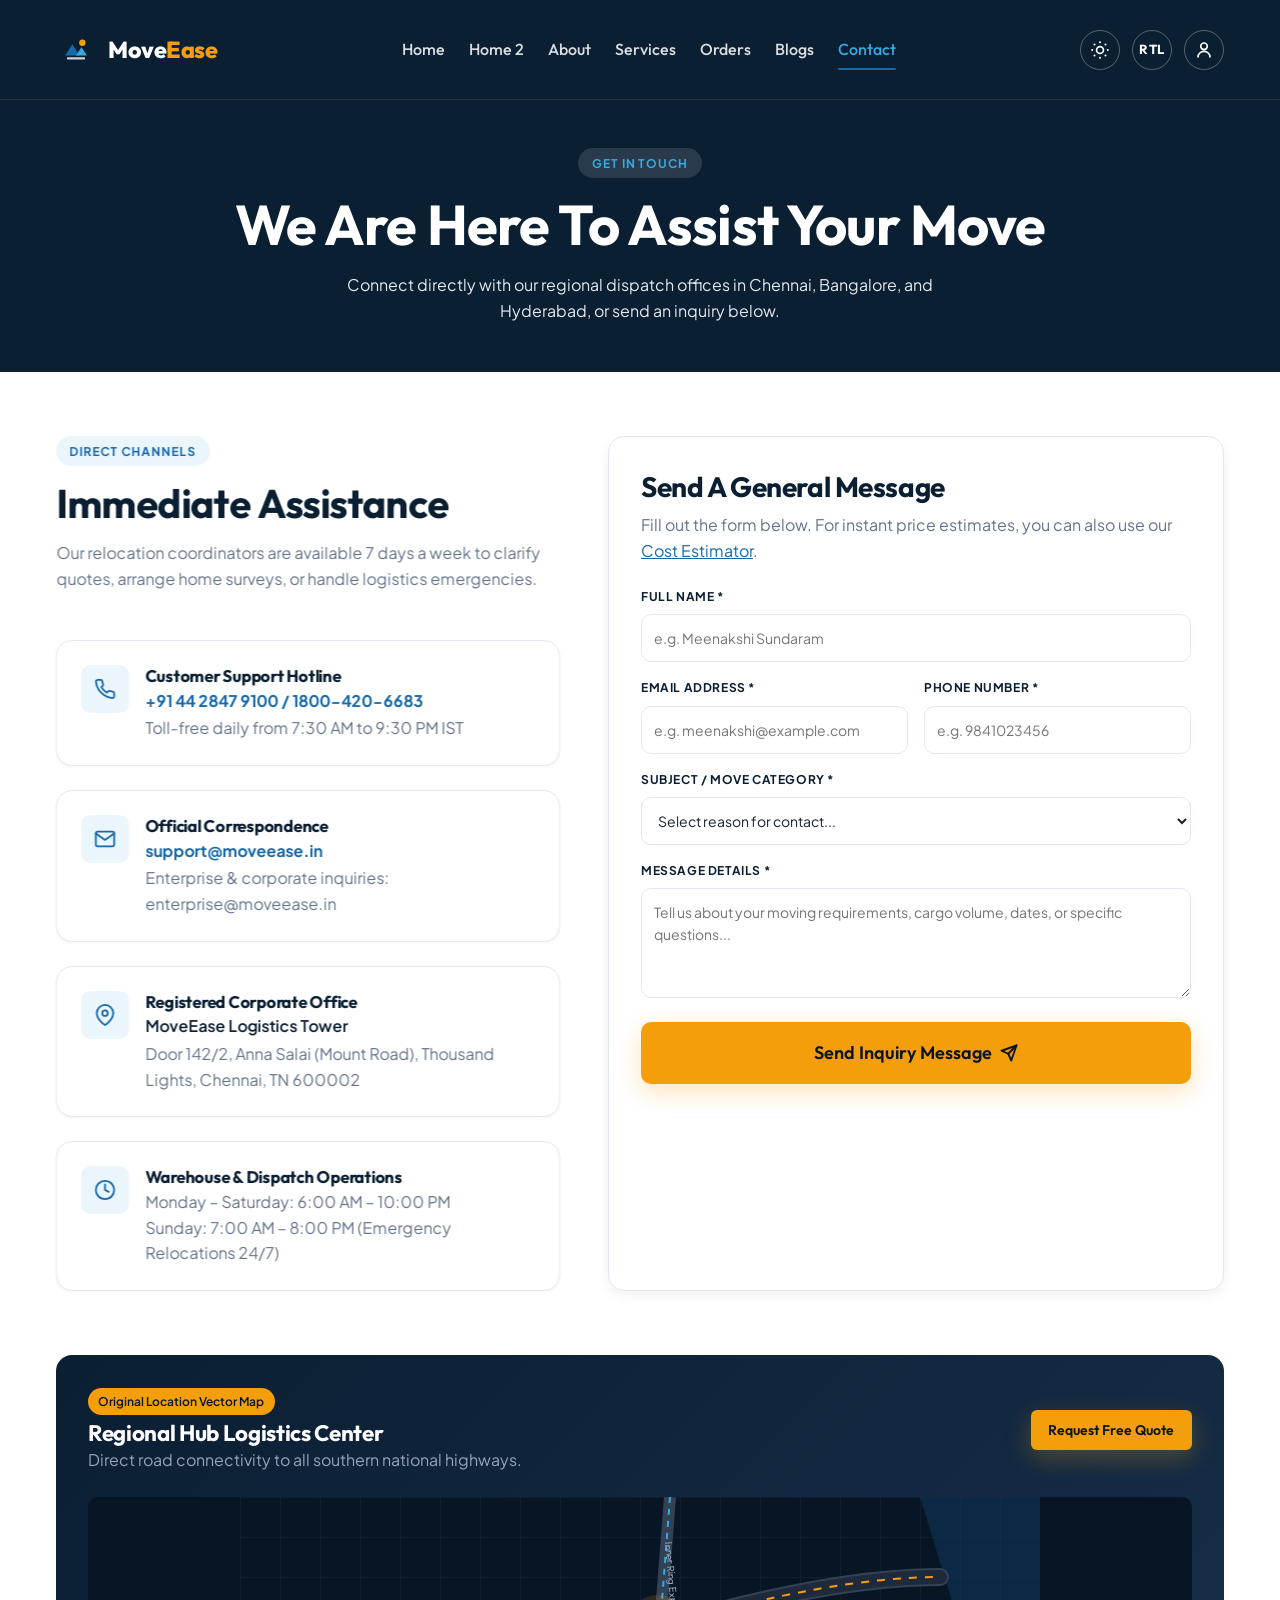
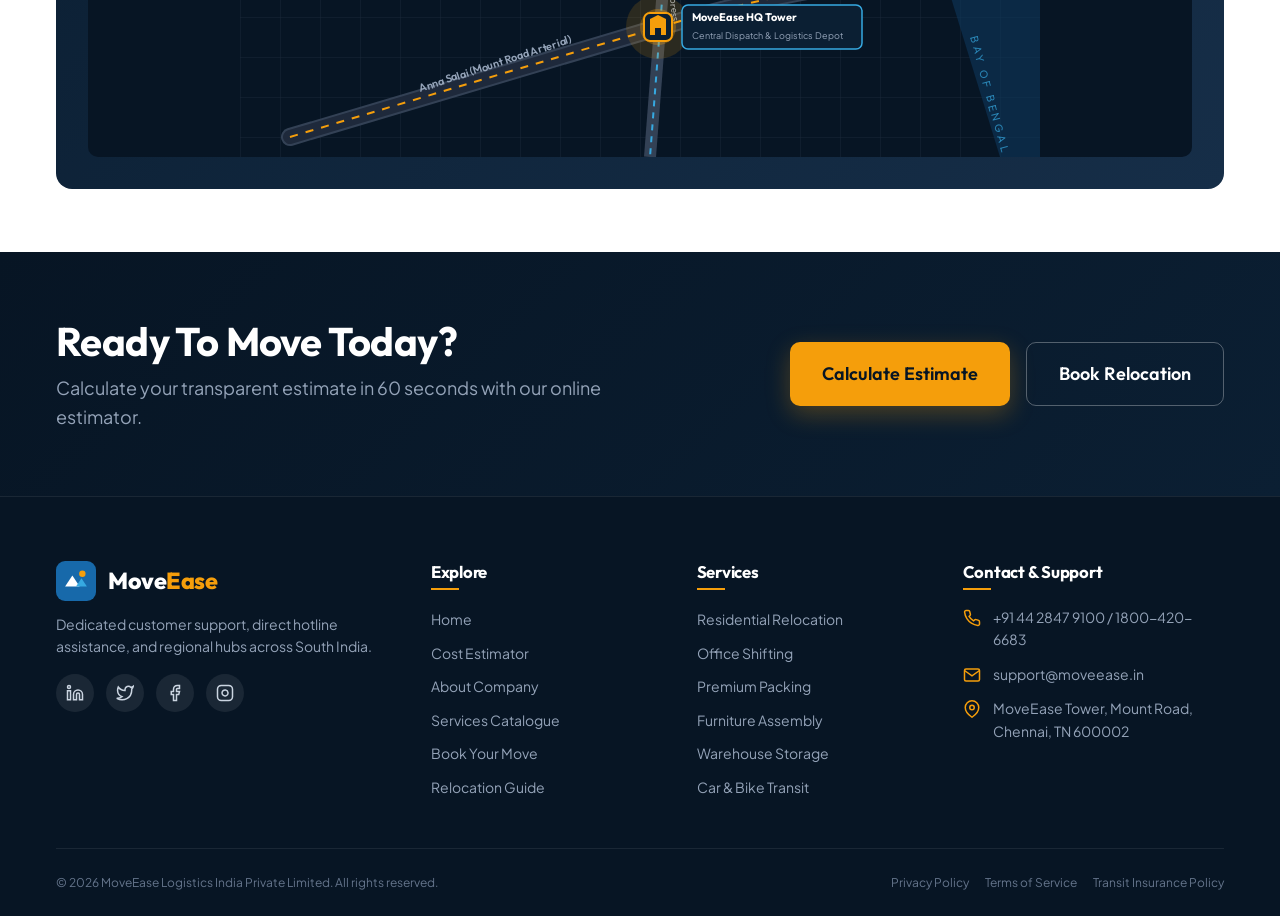
<file: contact.html>
<!DOCTYPE html>
<html lang="en">
<head>
  <meta charset="UTF-8">
  <meta name="viewport" content="width=device-width, initial-scale=1.0">
  <title>Contact Us — MoveEase Relocations</title>
  <meta name="description" content="Get in touch with MoveEase relocation coordinators. 24/7 client support, corporate offices in Chennai, Bangalore, and Hyderabad, and immediate moving consultation.">
  <script>
    // Immediate Theme & RTL Direction Initialization to prevent FOUC
    (function () {
      try {
        const savedTheme = localStorage.getItem('moveease_theme');
        const prefersDark = window.matchMedia && window.matchMedia('(prefers-color-scheme: dark)').matches;
        if (savedTheme === 'dark' || (!savedTheme && prefersDark)) {
          document.documentElement.setAttribute('data-theme', 'dark');
          document.documentElement.classList.add('dark-mode');
        } else {
          document.documentElement.setAttribute('data-theme', 'light');
          document.documentElement.classList.remove('dark-mode');
        }

        const savedDir = localStorage.getItem('moveease_direction');
        if (savedDir === 'rtl') {
          document.documentElement.setAttribute('dir', 'rtl');
          document.documentElement.classList.add('rtl-mode');
        } else {
          document.documentElement.setAttribute('dir', 'ltr');
          document.documentElement.classList.remove('rtl-mode');
        }
      } catch (e) {
        console.warn('Theme init error:', e);
      }
    })();
  </script>
  <link rel="stylesheet" href="css/style.css">
  <link rel="stylesheet" href="css/animations.css">
  <link rel="stylesheet" href="css/responsive.css">
</head>
<body>

  <!-- Sticky Global Navbar -->
  <header class="site-header" id="siteHeader">
    <div class="container header-inner">
      <a href="index.html" class="brand-logo" aria-label="MoveEase Home">
        <svg viewBox="0 0 44 44" fill="none" xmlns="http://www.w3.org/2000/svg" aria-hidden="true">
          <rect width="44" height="44" rx="10" fill="#0B1F33" />
          <path d="M10 28L18 16L26 28H10Z" fill="#1769AA" />
          <path d="M22 28L28 19L34 28H22Z" fill="#36A9E1" />
          <circle cx="29" cy="14" r="3.5" fill="#F59E0B" />
          <rect x="12" y="30" width="20" height="2.5" rx="1" fill="#FFFFFF" opacity="0.8" />
        </svg>
        <span>Move<span class="accent">Ease</span></span>
      </a>

      <nav class="nav-links" aria-label="Main Navigation">
        <a href="index.html" class="nav-link">Home</a>
        <a href="home2.html" class="nav-link">Home 2</a>
        <a href="about.html" class="nav-link">About</a>
        <a href="services.html" class="nav-link">Services</a>
        <a href="orders.html" class="nav-link">Orders</a>
        <a href="blogs.html" class="nav-link">Blogs</a>
        <a href="contact.html" class="nav-link active">Contact</a>
      </nav>

      <!-- Header Actions (Theme, RTL, User Login & Mobile Toggle) -->
      <div class="header-actions">
        <div class="header-circle-group" aria-label="Appearance and Account Controls">
          <button type="button" class="header-circle-btn theme-toggle-btn" aria-label="Toggle Dark Mode" title="Toggle Dark/Light Mode">
            <svg class="sun-icon" width="22" height="22" viewBox="0 0 24 24" fill="none" xmlns="http://www.w3.org/2000/svg" aria-hidden="true">
              <circle cx="12" cy="12" r="3.75" stroke="currentColor" stroke-width="1.8" />
              <circle cx="12" cy="3.5" r="1.1" fill="currentColor" />
              <circle cx="12" cy="20.5" r="1.1" fill="currentColor" />
              <circle cx="3.5" cy="12" r="1.1" fill="currentColor" />
              <circle cx="20.5" cy="12" r="1.1" fill="currentColor" />
              <circle cx="6" cy="6" r="1.1" fill="currentColor" />
              <circle cx="18" cy="6" r="1.1" fill="currentColor" />
              <circle cx="6" cy="18" r="1.1" fill="currentColor" />
              <circle cx="18" cy="18" r="1.1" fill="currentColor" />
            </svg>
            <svg class="moon-icon" width="20" height="20" viewBox="0 0 24 24" fill="none" stroke="currentColor" stroke-width="1.8" stroke-linecap="round" stroke-linejoin="round" aria-hidden="true" style="display: none;">
              <path d="M21 12.79A9 9 0 1 1 11.21 3 7 7 0 0 0 21 12.79z"></path>
            </svg>
          </button>

          <button type="button" class="header-circle-btn rtl-toggle-btn" aria-label="Toggle RTL Mode" title="Toggle Right-to-Left Layout">
            <span>RTL</span>
          </button>

          <a href="login.html" class="header-circle-btn user-btn" aria-label="User Login" title="User Login">
            <svg width="22" height="22" viewBox="0 0 24 24" fill="none" xmlns="http://www.w3.org/2000/svg" aria-hidden="true">
              <circle cx="12" cy="8" r="3.6" stroke="currentColor" stroke-width="1.8" />
              <path d="M5.5 19.5c0-3.3 2.9-6 6.5-6s6.5 2.7 6.5 6" stroke="currentColor" stroke-width="1.8" stroke-linecap="round" />
            </svg>
          </a>
        </div>

        <button type="button" class="mobile-toggle" aria-label="Toggle navigation menu" aria-expanded="false" aria-controls="mobileDrawer">
          <span></span>
          <span></span>
          <span></span>
        </button>
      </div>
    </div>
  </header>

  <!-- Mobile Drawer -->
  <div class="mobile-drawer-overlay" id="mobileOverlay"></div>
  <aside class="mobile-drawer" id="mobileDrawer" aria-label="Mobile Navigation Drawer">
    <div class="mobile-drawer-header">
      <div class="brand-logo">
        <svg width="34" height="34" viewBox="0 0 44 44" fill="none" xmlns="http://www.w3.org/2000/svg" aria-hidden="true">
          <rect width="44" height="44" rx="10" fill="#0B1F33" />
          <path d="M10 28L18 16L26 28H10Z" fill="#1769AA" />
          <path d="M22 28L28 19L34 28H22Z" fill="#36A9E1" />
          <circle cx="29" cy="14" r="3.5" fill="#F59E0B" />
        </svg>
        <span>Move<span class="accent">Ease</span></span>
      </div>
      <button type="button" class="mobile-close-btn" aria-label="Close menu">
        <svg width="20" height="20" viewBox="0 0 24 24" fill="none" stroke="currentColor" stroke-width="2" stroke-linecap="round" stroke-linejoin="round">
          <line x1="18" y1="6" x2="6" y2="18"></line>
          <line x1="6" y1="6" x2="18" y2="18"></line>
        </svg>
      </button>
    </div>

    <nav class="mobile-nav-list">
      <a href="index.html" class="mobile-nav-link">Home</a>
      <a href="home2.html" class="mobile-nav-link">Home 2</a>
      <a href="about.html" class="mobile-nav-link">About</a>
      <a href="services.html" class="mobile-nav-link">Services</a>
      <a href="orders.html" class="mobile-nav-link">Orders</a>
      <a href="blogs.html" class="mobile-nav-link">Blogs</a>
      <a href="contact.html" class="mobile-nav-link active">Contact</a>
    </nav>
    <div style="margin-top: auto; padding-top: var(--space-5);">
      <a href="orders.html" class="btn btn-primary" style="width: 100%;">Get a Free Quote</a>
    </div>
  </aside>

  <main>
    <!-- Header Banner -->
    <section class="section section-dark" style="padding-top: var(--space-7); padding-bottom: var(--space-7);">
      <div class="container text-center">
        <span class="section-tag tag-white">Get in Touch</span>
        <h1 style="color: #FFFFFF; margin-bottom: var(--space-3);">We Are Here To Assist Your Move</h1>
        <p style="max-width: 650px; margin: 0 auto; color: #E2E8F0;">
          Connect directly with our regional dispatch offices in Chennai, Bangalore, and Hyderabad, or send an inquiry below.
        </p>
      </div>
    </section>

    <!-- Main Contact Section: Left Info / Right Form -->
    <section class="section section-white" aria-labelledby="contact-heading">
      <div class="container">
        <div class="contact-layout-grid">
          <!-- Left: Contact Information Cards -->
          <div class="contact-info-panel reveal reveal-left">
            <div>
              <span class="section-tag">Direct Channels</span>
              <h2 id="contact-heading" style="margin-bottom: var(--space-3);">Immediate Assistance</h2>
              <p class="text-sm" style="color: var(--color-text-secondary); margin-bottom: var(--space-5);">
                Our relocation coordinators are available 7 days a week to clarify quotes, arrange home surveys, or handle logistics emergencies.
              </p>
            </div>

            <!-- Card 1: Phone -->
            <div class="contact-info-card">
              <div class="contact-icon-box" aria-hidden="true">
                <svg width="22" height="22" viewBox="0 0 24 24" fill="none" stroke="currentColor" stroke-width="2" stroke-linecap="round" stroke-linejoin="round"><path d="M22 16.92v3a2 2 0 0 1-2.18 2 19.79 19.79 0 0 1-8.63-3.07 19.5 19.5 0 0 1-6-6 19.79 19.79 0 0 1-3.07-8.67A2 2 0 0 1 4.11 2h3a2 2 0 0 1 2 1.72 12.84 12.84 0 0 0 .7 2.81 2 2 0 0 1-.45 2.11L8.09 9.91a16 16 0 0 0 6 6l1.27-1.27a2 2 0 0 1 2.11-.45 12.84 12.84 0 0 0 2.81.7A2 2 0 0 1 22 16.92z"></path></svg>
              </div>
              <div>
                <h4 style="font-size: 1.05rem; margin-bottom: 2px;">Customer Support Hotline</h4>
                <p style="color: var(--color-blue); font-weight: 700; margin-bottom: 2px;">+91 44 2847 9100 / 1800-420-6683</p>
                <p class="text-xs" style="color: var(--color-text-secondary);">Toll-free daily from 7:30 AM to 9:30 PM IST</p>
              </div>
            </div>

            <!-- Card 2: Email -->
            <div class="contact-info-card">
              <div class="contact-icon-box" aria-hidden="true">
                <svg width="22" height="22" viewBox="0 0 24 24" fill="none" stroke="currentColor" stroke-width="2" stroke-linecap="round" stroke-linejoin="round"><path d="M4 4h16c1.1 0 2 .9 2 2v12c0 1.1-.9 2-2 2H4c-1.1 0-2-.9-2-2V6c0-1.1.9-2 2-2z"></path><polyline points="22,6 12,13 2,6"></polyline></svg>
              </div>
              <div>
                <h4 style="font-size: 1.05rem; margin-bottom: 2px;">Official Correspondence</h4>
                <p style="color: var(--color-blue); font-weight: 700; margin-bottom: 2px;">support@moveease.in</p>
                <p class="text-xs" style="color: var(--color-text-secondary);">Enterprise & corporate inquiries: enterprise@moveease.in</p>
              </div>
            </div>

            <!-- Card 3: Headquarters Address -->
            <div class="contact-info-card">
              <div class="contact-icon-box" aria-hidden="true">
                <svg width="22" height="22" viewBox="0 0 24 24" fill="none" stroke="currentColor" stroke-width="2" stroke-linecap="round" stroke-linejoin="round"><path d="M21 10c0 7-9 13-9 13s-9-6-9-13a9 9 0 0 1 18 0z"></path><circle cx="12" cy="10" r="3"></circle></svg>
              </div>
              <div>
                <h4 style="font-size: 1.05rem; margin-bottom: 2px;">Registered Corporate Office</h4>
                <p style="margin-bottom: 2px; color: var(--color-navy); font-weight: 600;">MoveEase Logistics Tower</p>
                <p class="text-xs" style="color: var(--color-text-secondary);">Door 142/2, Anna Salai (Mount Road), Thousand Lights, Chennai, TN 600002</p>
              </div>
            </div>

            <!-- Card 4: Operating Hours -->
            <div class="contact-info-card">
              <div class="contact-icon-box" aria-hidden="true">
                <svg width="22" height="22" viewBox="0 0 24 24" fill="none" stroke="currentColor" stroke-width="2" stroke-linecap="round" stroke-linejoin="round"><circle cx="12" cy="12" r="10"></circle><polyline points="12 6 12 12 16 14"></polyline></svg>
              </div>
              <div>
                <h4 style="font-size: 1.05rem; margin-bottom: 2px;">Warehouse & Dispatch Operations</h4>
                <p class="text-xs" style="color: var(--color-text-secondary);">Monday – Saturday: 6:00 AM – 10:00 PM<br>Sunday: 7:00 AM – 8:00 PM (Emergency Relocations 24/7)</p>
              </div>
            </div>
          </div>

          <!-- Right: Contact Inquiry Form -->
          <div class="contact-form-panel reveal reveal-right delay-1">
            <h3 style="margin-bottom: var(--space-2); color: var(--color-navy);">Send A General Message</h3>
            <p class="text-sm" style="color: var(--color-text-secondary); margin-bottom: var(--space-5);">
              Fill out the form below. For instant price estimates, you can also use our <a href="home2.html" style="color: var(--color-blue); text-decoration: underline;">Cost Estimator</a>.
            </p>

            <form id="contactInquiryForm" novalidate>
              <div class="form-group" style="margin-bottom: var(--space-4);">
                <label for="cName" class="form-label">Full Name *</label>
                <input type="text" id="cName" class="form-control" placeholder="e.g. Meenakshi Sundaram" required>
                <span class="error-message">Name is required</span>
              </div>

              <div class="estimator-inputs-grid" style="margin-bottom: var(--space-4);">
                <div class="form-group">
                  <label for="cEmail" class="form-label">Email Address *</label>
                  <input type="email" id="cEmail" class="form-control" placeholder="e.g. meenakshi@example.com" required>
                  <span class="error-message">Valid email is required</span>
                </div>

                <div class="form-group">
                  <label for="cPhone" class="form-label">Phone Number *</label>
                  <input type="tel" id="cPhone" class="form-control" placeholder="e.g. 9841023456" maxlength="10" required>
                  <span class="error-message">10-digit mobile number required</span>
                </div>
              </div>

              <div class="form-group" style="margin-bottom: var(--space-4);">
                <label for="cSubject" class="form-label">Subject / Move Category *</label>
                <select id="cSubject" class="form-control" required>
                  <option value="" disabled selected>Select reason for contact...</option>
                  <option value="residential">Residential Relocation Inquiry</option>
                  <option value="office">Corporate Commercial Shifting</option>
                  <option value="tracking">Live Telematics Tracking Support</option>
                  <option value="storage">Long-Term Storage Space Rental</option>
                  <option value="partnership">Fleet Logistics Partnership</option>
                  <option value="other">Other Inquiry / Feedback</option>
                </select>
                <span class="error-message">Please select a subject</span>
              </div>

              <div class="form-group" style="margin-bottom: var(--space-5);">
                <label for="cMessage" class="form-label">Message Details *</label>
                <textarea id="cMessage" class="form-control" placeholder="Tell us about your moving requirements, cargo volume, dates, or specific questions..." required></textarea>
                <span class="error-message">Message cannot be empty</span>
              </div>

              <button type="submit" class="btn btn-primary btn-lg" style="width: 100%;">
                <span>Send Inquiry Message</span>
                <svg width="18" height="18" viewBox="0 0 24 24" fill="none" stroke="currentColor" stroke-width="2.5" stroke-linecap="round" stroke-linejoin="round"><line x1="22" y1="2" x2="11" y2="13"></line><polygon points="22 2 15 22 11 13 2 9 22 2"></polygon></svg>
              </button>
            </form>
          </div>
        </div>

        <!-- Original Hand-Coded SVG Location / Regional Map Illustration (NO iframe) -->
        <div style="margin-top: var(--space-8); padding: var(--space-6); background: linear-gradient(135deg, #0B1F33 0%, #162E48 100%); border-radius: var(--radius-lg); color: #FFFFFF;" class="reveal reveal-up">
          <div style="display: flex; justify-content: space-between; align-items: center; margin-bottom: var(--space-5); flex-wrap: wrap; gap: var(--space-3);">
            <div>
              <span class="badge badge-orange" style="margin-bottom: var(--space-1);">Original Location Vector Map</span>
              <h3 style="color: #FFFFFF; font-size: 1.4rem;">Regional Hub Logistics Center</h3>
              <p class="text-xs" style="color: #94A3B8;">Direct road connectivity to all southern national highways.</p>
            </div>
            <a href="orders.html" class="btn btn-primary btn-sm">Request Free Quote</a>
          </div>

          <div style="width: 100%; height: 260px; overflow: hidden; border-radius: var(--radius-md); background-color: #071524; position: relative;">
            <svg viewBox="0 0 800 260" fill="none" xmlns="http://www.w3.org/2000/svg" style="width: 100%; height: 100%;" aria-label="Original SVG map depicting MoveEase Headquarters on Anna Salai Mount Road">
              <!-- Grid Background Coordinates -->
              <defs>
                <pattern id="gridPattern" width="40" height="40" patternUnits="userSpaceOnUse">
                  <path d="M 40 0 L 0 0 0 40" fill="none" stroke="#1E293B" stroke-width="0.8" />
                </pattern>
              </defs>
              <rect width="800" height="260" fill="url(#gridPattern)" />

              <!-- River / Marina Coast Waterway -->
              <path d="M 680 0 Q 720 130, 760 260 L 800 260 L 800 0 Z" fill="#0E385D" opacity="0.6" />
              <text x="730" y="140" fill="#36A9E1" font-family="'Outfit', sans-serif" font-size="11" transform="rotate(75, 730, 140)" letter-spacing="3" opacity="0.7">BAY OF BENGAL</text>

              <!-- Highway Routes -->
              <!-- NH48 Mount Road Arterial -->
              <path d="M 50 240 Q 250 180, 420 130 T 700 80" stroke="#334155" stroke-width="18" fill="none" stroke-linecap="round" />
              <path d="M 50 240 Q 250 180, 420 130 T 700 80" stroke="#1E293B" stroke-width="14" fill="none" stroke-linecap="round" />
              <path d="M 50 240 Q 250 180, 420 130 T 700 80" stroke="#F59E0B" stroke-width="2" stroke-dasharray="8 8" fill="none" />
              <text x="180" y="195" fill="#94A3B8" font-family="'Outfit', sans-serif" font-size="11" font-weight="600" transform="rotate(-18, 180, 195)">Anna Salai (Mount Road Arterial)</text>

              <!-- Cross City Corridor -->
              <path d="M 430 0 L 410 260" stroke="#334155" stroke-width="12" fill="none" />
              <path d="M 430 0 L 410 260" stroke="#36A9E1" stroke-width="2" stroke-dasharray="6 6" fill="none" />
              <text x="425" y="45" fill="#94A3B8" font-family="'Outfit', sans-serif" font-size="10" transform="rotate(85, 425, 45)">Inner Ring Express</text>

              <!-- HQ Complex Icon & Pulsing Radar Circle -->
              <g transform="translate(418, 130)">
                <circle cx="0" cy="0" r="32" fill="#F59E0B" opacity="0.15" class="map-pin-pulse" />
                <circle cx="0" cy="0" r="18" fill="#F59E0B" opacity="0.3" />
                <rect x="-14" y="-14" width="28" height="28" rx="6" fill="#0B1F33" stroke="#F59E0B" stroke-width="2" />
                <!-- Mini Building Icon -->
                <path d="M -8 -8 L 0 -12 L 8 -8 V 8 H -8 Z" fill="#F59E0B" />
                <rect x="-3" y="1" width="6" height="7" fill="#0B1F33" />

                <!-- Label Box -->
                <rect x="24" y="-22" width="180" height="44" rx="6" fill="#0B1F33" stroke="#36A9E1" stroke-width="1.5" />
                <text x="34" y="-6" fill="#FFFFFF" font-family="'Outfit', sans-serif" font-size="11" font-weight="700">MoveEase HQ Tower</text>
                <text x="34" y="12" fill="#94A3B8" font-family="'Plus Jakarta Sans', sans-serif" font-size="9">Central Dispatch & Logistics Depot</text>
              </g>
            </svg>
          </div>
        </div>
      </div>
    </section>

    <!-- Final CTA Banner -->
    <section class="final-cta-section" aria-labelledby="contact-cta-heading">
      <div class="container">
        <div class="final-cta-inner">
          <div class="final-cta-text reveal reveal-left">
            <h2 id="contact-cta-heading">Ready To Move Today?</h2>
            <p>Calculate your transparent estimate in 60 seconds with our online estimator.</p>
          </div>
          <div class="final-cta-buttons reveal reveal-right delay-1">
            <a href="home2.html" class="btn btn-primary btn-lg">Calculate Estimate</a>
            <a href="orders.html" class="btn btn-outline-white btn-lg">Book Relocation</a>
          </div>
        </div>
      </div>
    </section>
  </main>

  <!-- Contact Form Submission Success Modal -->
  <div class="modal-overlay" id="contactSuccessModal" role="dialog" aria-modal="true" aria-labelledby="contactModalTitle">
    <div class="modal-box">
      <div class="modal-icon-success anim-pop-check" aria-hidden="true">
        <svg width="38" height="38" viewBox="0 0 24 24" fill="none" stroke="currentColor" stroke-width="3" stroke-linecap="round" stroke-linejoin="round">
          <polyline points="20 6 9 17 4 12"></polyline>
        </svg>
      </div>
      <h3 id="contactModalTitle">Message Received!</h3>
      <p style="font-size: var(--text-sm); color: var(--color-text-secondary); margin-bottom: var(--space-4);">
        Thank you for reaching out. Our relocation desk coordinator will reply via phone or email within 1 hour.
      </p>
      <button type="button" class="btn btn-primary" id="contactModalCloseBtn" style="width: 100%;">Close</button>
    </div>
  </div>

  <!-- Footer -->
  <footer class="site-footer">
    <div class="container">
      <div class="footer-grid">
        <div class="footer-brand">
          <div class="brand-logo" style="color: #FFFFFF;">
            <svg width="36" height="36" viewBox="0 0 44 44" fill="none" xmlns="http://www.w3.org/2000/svg" aria-hidden="true">
              <rect width="44" height="44" rx="10" fill="#1769AA" />
              <path d="M10 28L18 16L26 28H10Z" fill="#FFFFFF" />
              <path d="M22 28L28 19L34 28H22Z" fill="#36A9E1" />
              <circle cx="29" cy="14" r="3.5" fill="#F59E0B" />
            </svg>
            <span>Move<span class="accent">Ease</span></span>
          </div>
          <p>Dedicated customer support, direct hotline assistance, and regional hubs across South India.</p>
          <div class="footer-socials">
            <a href="#" class="social-link" aria-label="LinkedIn"><svg width="18" height="18" viewBox="0 0 24 24" fill="none" stroke="currentColor" stroke-width="2"><path d="M16 8a6 6 0 0 1 6 6v7h-4v-7a2 2 0 0 0-2-2 2 2 0 0 0-2 2v7h-4v-7a6 6 0 0 1 6-6z"></path><rect x="2" y="9" width="4" height="12"></rect><circle cx="4" cy="4" r="2"></circle></svg></a>
            <a href="#" class="social-link" aria-label="Twitter"><svg width="18" height="18" viewBox="0 0 24 24" fill="none" stroke="currentColor" stroke-width="2"><path d="M23 3a10.9 10.9 0 0 1-3.14 1.53 4.48 4.48 0 0 0-7.86 3v1A10.66 10.66 0 0 1 3 4s-4 9 5 13a11.64 11.64 0 0 1-7 2c9 5 20 0 20-11.5a4.5 4.5 0 0 0-.08-.83A7.72 7.72 0 0 0 23 3z"></path></svg></a>
            <a href="#" class="social-link" aria-label="Facebook"><svg width="18" height="18" viewBox="0 0 24 24" fill="none" stroke="currentColor" stroke-width="2"><path d="M18 2h-3a5 5 0 0 0-5 5v3H7v4h3v8h4v-8h3l1-4h-4V7a1 1 0 0 1 1-1h3z"></path></svg></a>
            <a href="#" class="social-link" aria-label="Instagram"><svg width="18" height="18" viewBox="0 0 24 24" fill="none" stroke="currentColor" stroke-width="2"><rect x="2" y="2" width="20" height="20" rx="5" ry="5"></rect><path d="M16 11.37A4 4 0 1 1 12.63 8 4 4 0 0 1 16 11.37z"></path><line x1="17.5" y1="6.5" x2="17.51" y2="6.5"></line></svg></a>
          </div>
        </div>

        <div class="footer-col">
          <h4>Explore</h4>
          <ul class="footer-links">
            <li><a href="index.html">Home</a></li>
            <li><a href="home2.html">Cost Estimator</a></li>
            <li><a href="about.html">About Company</a></li>
            <li><a href="services.html">Services Catalogue</a></li>
            <li><a href="orders.html">Book Your Move</a></li>
            <li><a href="blogs.html">Relocation Guide</a></li>
          </ul>
        </div>

        <div class="footer-col">
          <h4>Services</h4>
          <ul class="footer-links">
            <li><a href="services.html#residential">Residential Relocation</a></li>
            <li><a href="services.html#office">Office Shifting</a></li>
            <li><a href="services.html#packing">Premium Packing</a></li>
            <li><a href="services.html#furniture">Furniture Assembly</a></li>
            <li><a href="services.html#storage">Warehouse Storage</a></li>
            <li><a href="services.html#vehicle">Car & Bike Transit</a></li>
          </ul>
        </div>

        <div class="footer-col">
          <h4>Contact & Support</h4>
          <div class="footer-contact-list">
            <div class="footer-contact-item">
              <svg width="18" height="18" viewBox="0 0 24 24" fill="none" stroke="currentColor" stroke-width="2"><path d="M22 16.92v3a2 2 0 0 1-2.18 2 19.79 19.79 0 0 1-8.63-3.07 19.5 19.5 0 0 1-6-6 19.79 19.79 0 0 1-3.07-8.67A2 2 0 0 1 4.11 2h3a2 2 0 0 1 2 1.72 12.84 12.84 0 0 0 .7 2.81 2 2 0 0 1-.45 2.11L8.09 9.91a16 16 0 0 0 6 6l1.27-1.27a2 2 0 0 1 2.11-.45 12.84 12.84 0 0 0 2.81.7A2 2 0 0 1 22 16.92z"></path></svg>
              <span>+91 44 2847 9100 / 1800-420-6683</span>
            </div>
            <div class="footer-contact-item">
              <svg width="18" height="18" viewBox="0 0 24 24" fill="none" stroke="currentColor" stroke-width="2"><path d="M4 4h16c1.1 0 2 .9 2 2v12c0 1.1-.9 2-2 2H4c-1.1 0-2-.9-2-2V6c0-1.1.9-2 2-2z"></path><polyline points="22,6 12,13 2,6"></polyline></svg>
              <span>support@moveease.in</span>
            </div>
            <div class="footer-contact-item">
              <svg width="18" height="18" viewBox="0 0 24 24" fill="none" stroke="currentColor" stroke-width="2"><path d="M21 10c0 7-9 13-9 13s-9-6-9-13a9 9 0 0 1 18 0z"></path><circle cx="12" cy="10" r="3"></circle></svg>
              <span>MoveEase Tower, Mount Road, Chennai, TN 600002</span>
            </div>
          </div>
        </div>
      </div>

      <div class="footer-bottom">
        <div>&copy; 2026 MoveEase Logistics India Private Limited. All rights reserved.</div>
        <div class="footer-legal-links">
          <a href="contact.html">Privacy Policy</a>
          <a href="contact.html">Terms of Service</a>
          <a href="contact.html">Transit Insurance Policy</a>
        </div>
      </div>
    </div>
  </footer>

  <script src="js/main.js"></script>
  <script>
    // Contact Form Validation & Simulated Submission
    document.addEventListener('DOMContentLoaded', function () {
      const contactForm = document.getElementById('contactInquiryForm');
      const modal = document.getElementById('contactSuccessModal');
      const closeBtn = document.getElementById('contactModalCloseBtn');

      if (!contactForm) return;

      contactForm.addEventListener('submit', function (e) {
        e.preventDefault();

        // Clear existing errors
        contactForm.querySelectorAll('.form-group').forEach(g => g.classList.remove('has-error'));

        let isValid = true;
        const name = document.getElementById('cName');
        const email = document.getElementById('cEmail');
        const phone = document.getElementById('cPhone');
        const subject = document.getElementById('cSubject');
        const message = document.getElementById('cMessage');

        if (!name.value.trim()) {
          name.closest('.form-group').classList.add('has-error');
          isValid = false;
        }

        const emailRegex = /^[^\s@]+@[^\s@]+\.[^\s@]+$/;
        if (!email.value.trim() || !emailRegex.test(email.value.trim())) {
          email.closest('.form-group').classList.add('has-error');
          isValid = false;
        }

        const phoneRegex = /^[6-9]\d{9}$/;
        if (!phone.value.trim() || !phoneRegex.test(phone.value.replace(/[\s-]/g, ''))) {
          phone.closest('.form-group').classList.add('has-error');
          isValid = false;
        }

        if (!subject.value) {
          subject.closest('.form-group').classList.add('has-error');
          isValid = false;
        }

        if (!message.value.trim()) {
          message.closest('.form-group').classList.add('has-error');
          isValid = false;
        }

        if (isValid) {
          if (modal) {
            modal.classList.add('active');
            document.body.style.overflow = 'hidden';
          }
          contactForm.reset();
        }
      });

      if (closeBtn) {
        closeBtn.addEventListener('click', function () {
          if (modal) {
            modal.classList.remove('active');
            document.body.style.overflow = '';
          }
        });
      }
    });
  </script>
</body>
</html>
</file>
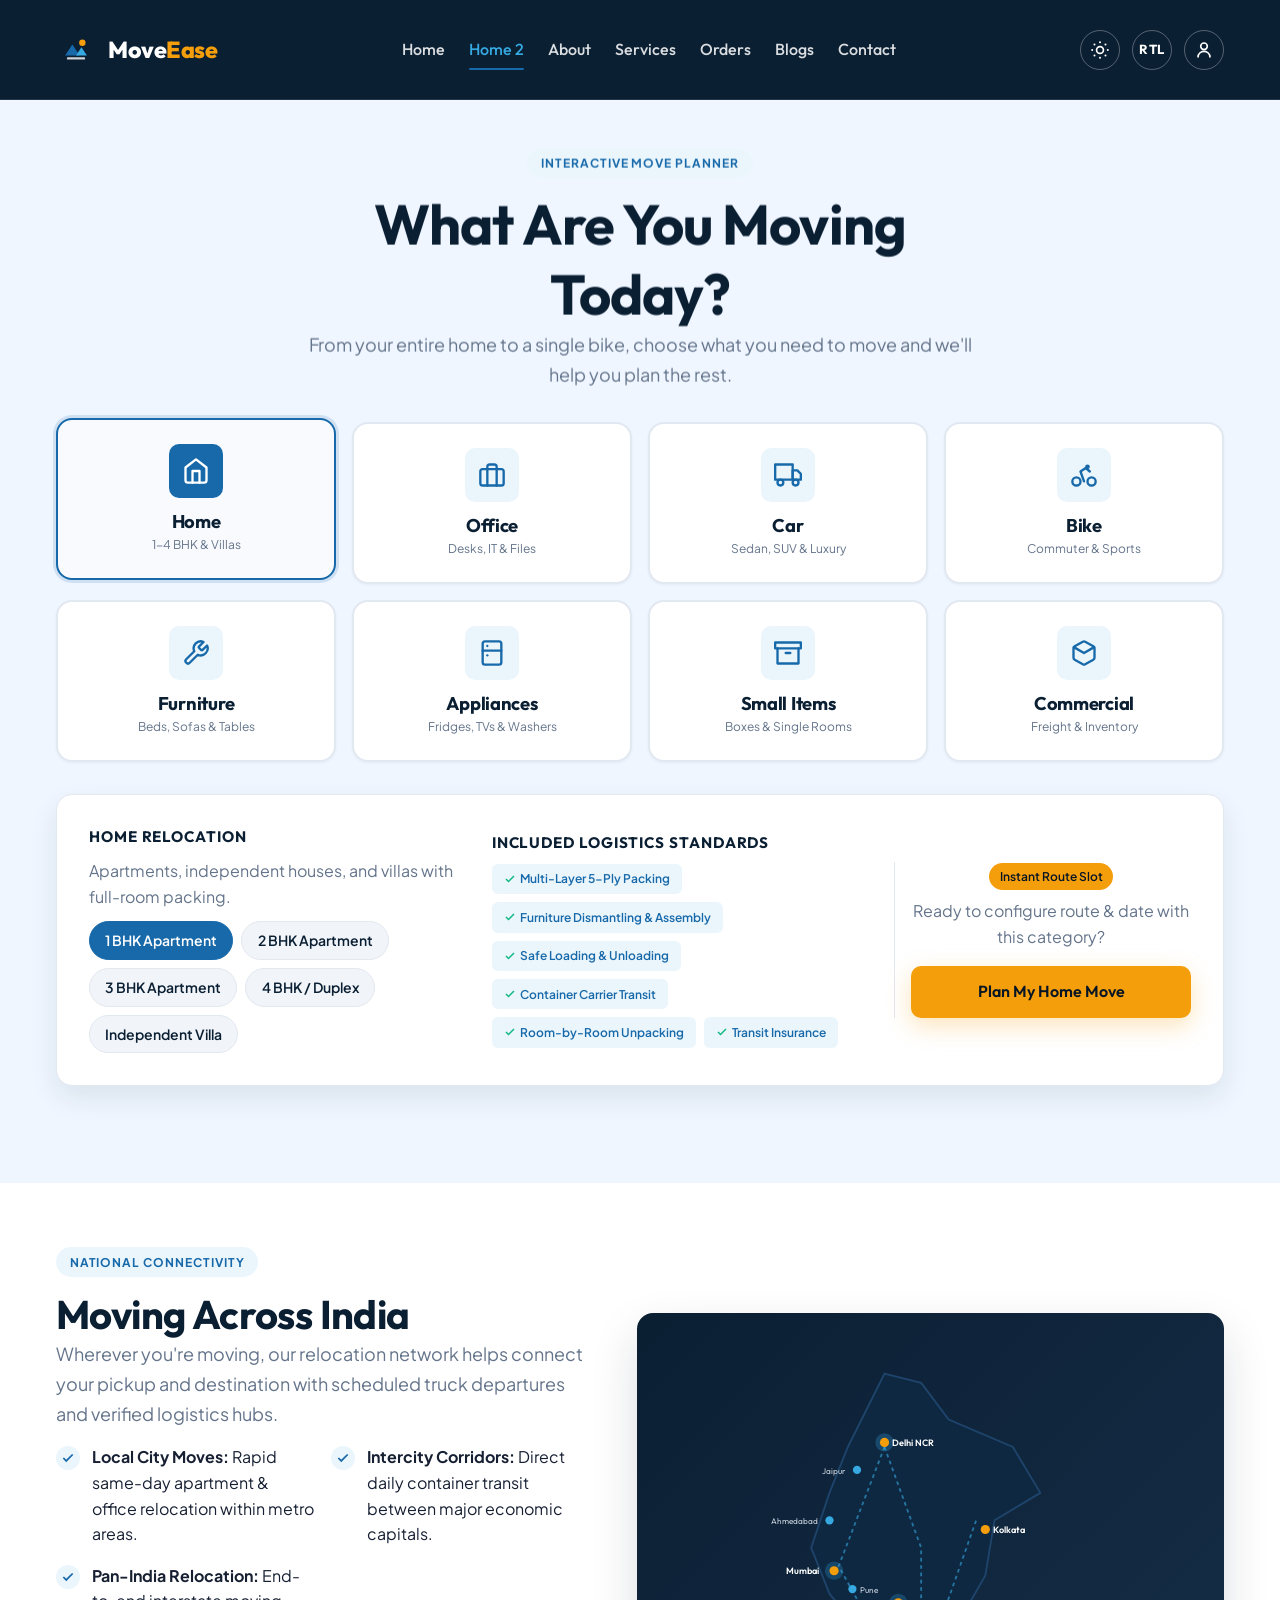
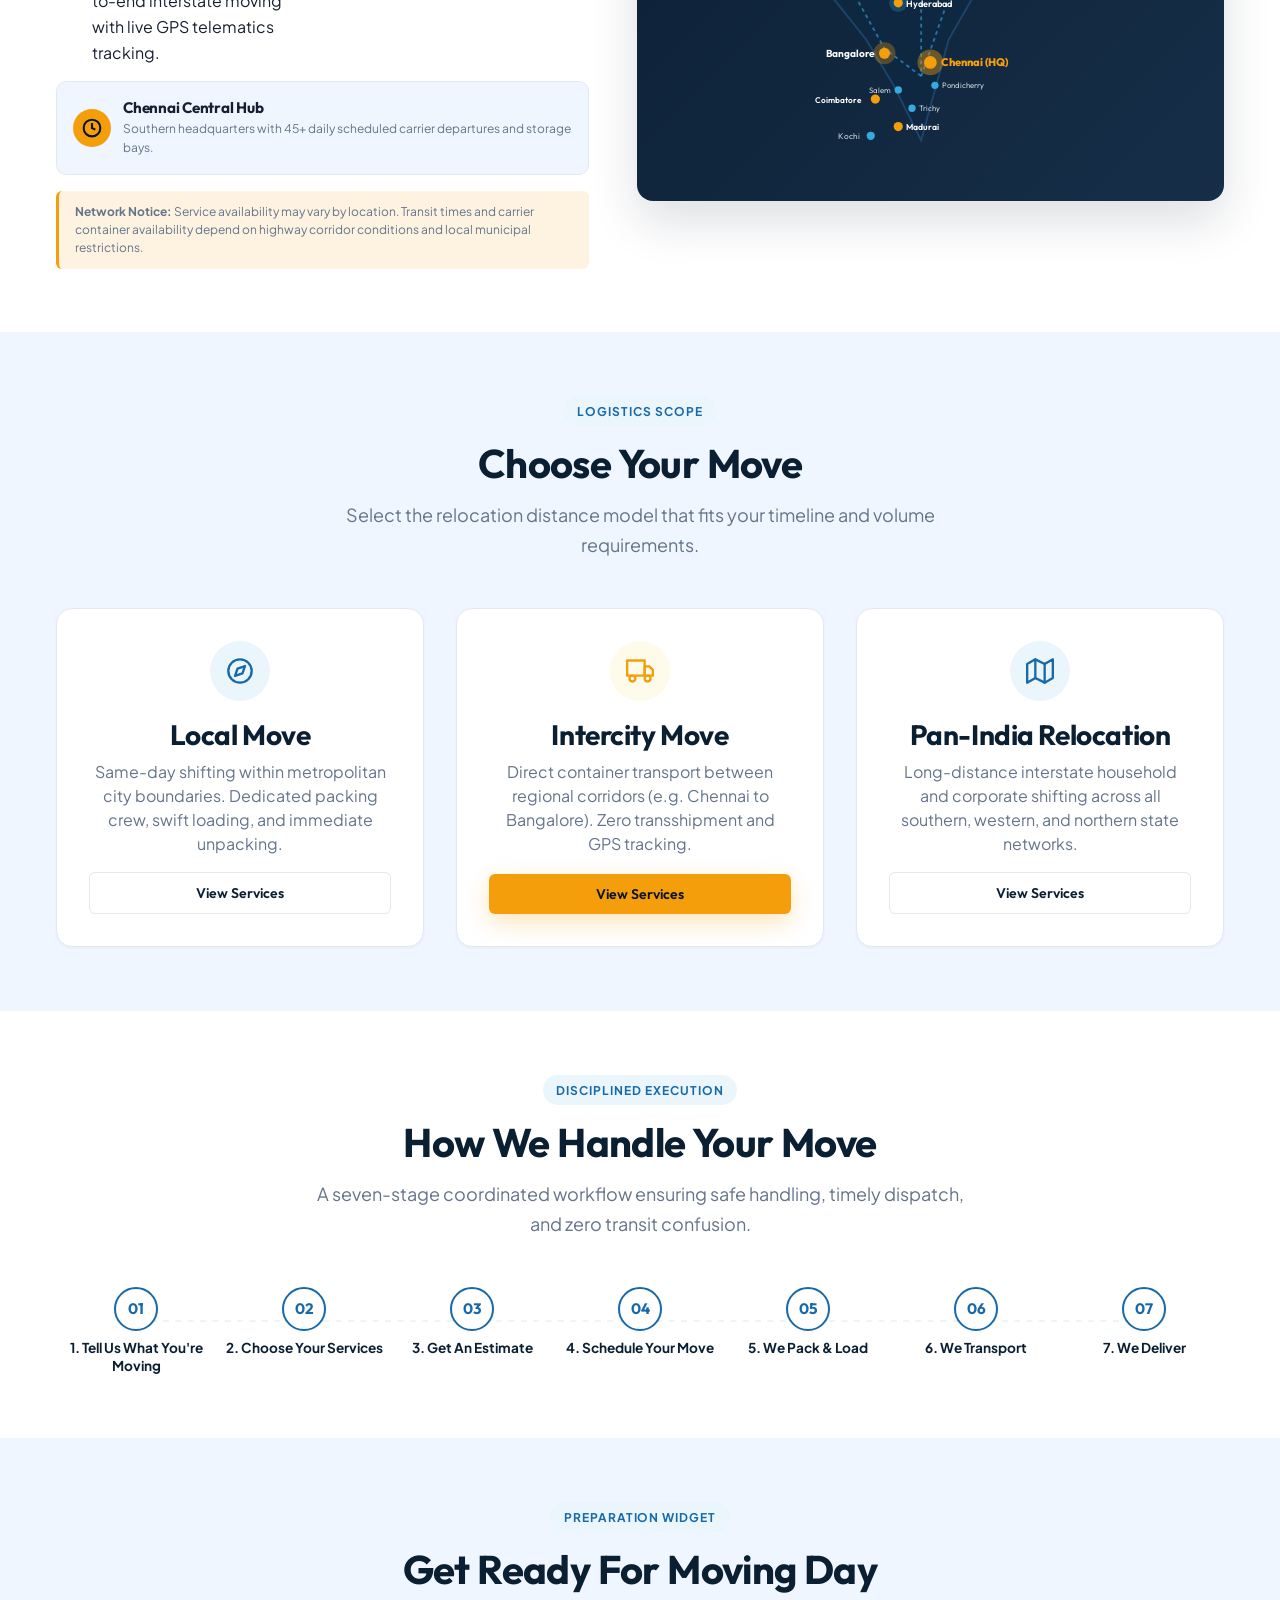
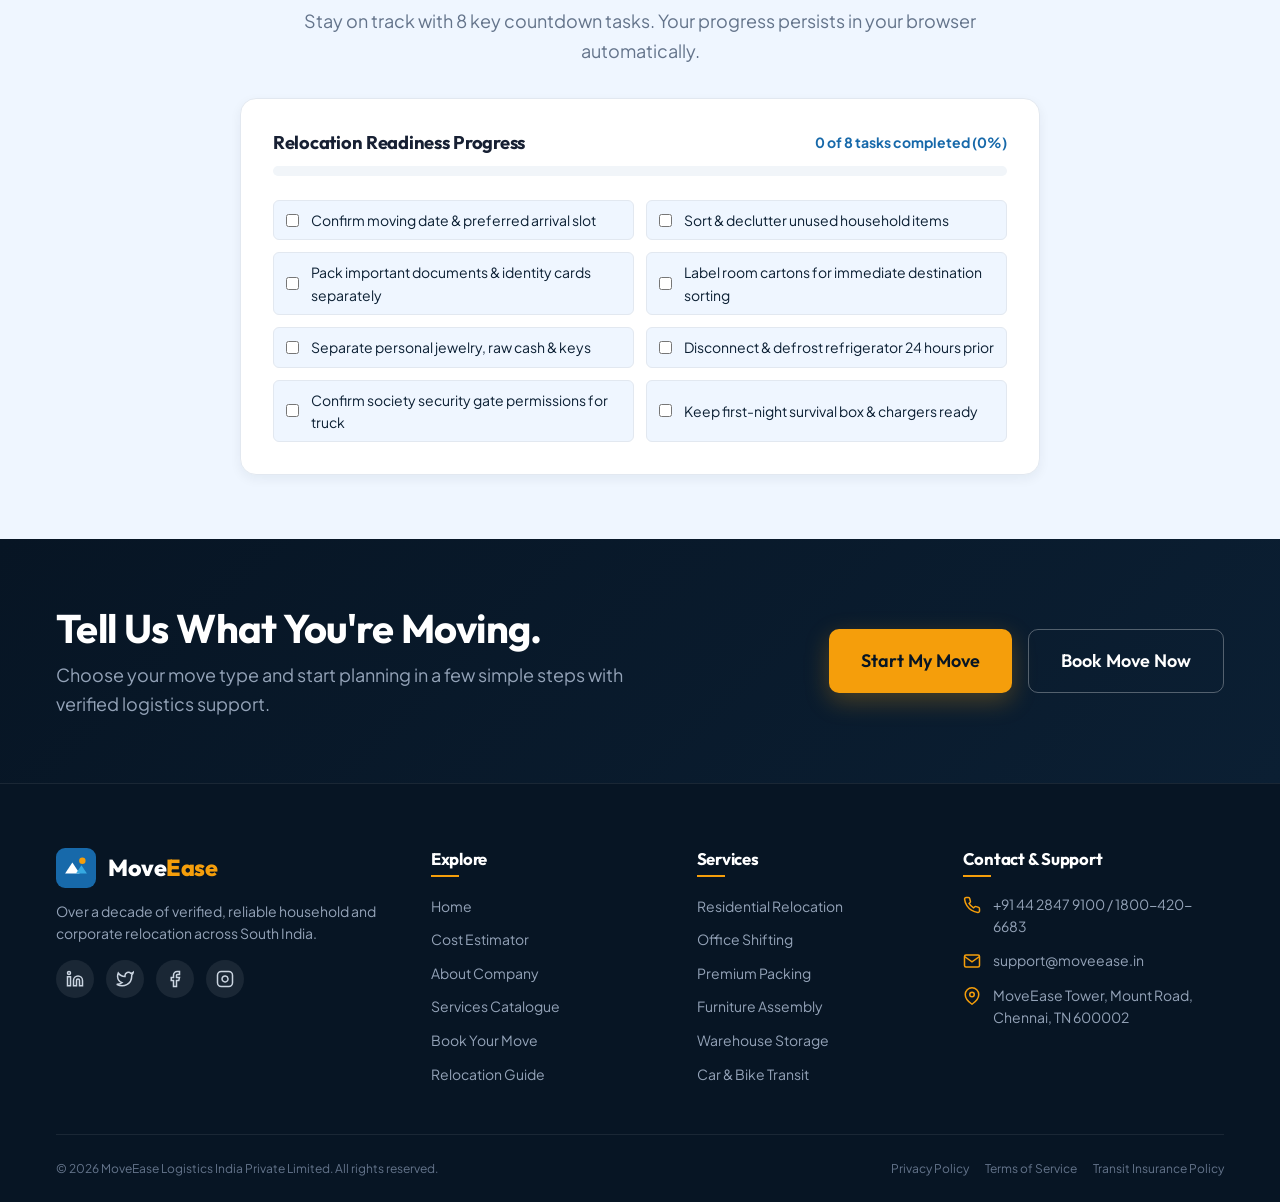
<file: home2.html>
<!DOCTYPE html>
<html lang="en">
<head>
  <meta charset="UTF-8">
  <meta name="viewport" content="width=device-width, initial-scale=1.0">
  <title>Move Planner — MoveEase Relocations</title>
  <meta name="description" content="What are you moving today? Choose your category—home, office, car, bike, furniture, appliances, small items, or commercial goods—and plan your move with MoveEase.">
  <script>
    // Immediate Theme & RTL Direction Initialization to prevent FOUC
    (function () {
      try {
        const savedTheme = localStorage.getItem('moveease_theme');
        const prefersDark = window.matchMedia && window.matchMedia('(prefers-color-scheme: dark)').matches;
        if (savedTheme === 'dark' || (!savedTheme && prefersDark)) {
          document.documentElement.setAttribute('data-theme', 'dark');
          document.documentElement.classList.add('dark-mode');
        } else {
          document.documentElement.setAttribute('data-theme', 'light');
          document.documentElement.classList.remove('dark-mode');
        }

        const savedDir = localStorage.getItem('moveease_direction');
        if (savedDir === 'rtl') {
          document.documentElement.setAttribute('dir', 'rtl');
          document.documentElement.classList.add('rtl-mode');
        } else {
          document.documentElement.setAttribute('dir', 'ltr');
          document.documentElement.classList.remove('rtl-mode');
        }
      } catch (e) {
        console.warn('Theme init error:', e);
      }
    })();
  </script>
  <link rel="stylesheet" href="css/style.css">
  <link rel="stylesheet" href="css/animations.css">
  <link rel="stylesheet" href="css/responsive.css">
</head>
<body>

  <!-- Sticky Global Navbar (Identical to Home) -->
  <header class="site-header" id="siteHeader">
    <div class="container header-inner">
      <a href="index.html" class="brand-logo" aria-label="MoveEase Home">
        <svg viewBox="0 0 44 44" fill="none" xmlns="http://www.w3.org/2000/svg" aria-hidden="true">
          <rect width="44" height="44" rx="10" fill="#0B1F33" />
          <path d="M10 28L18 16L26 28H10Z" fill="#1769AA" />
          <path d="M22 28L28 19L34 28H22Z" fill="#36A9E1" />
          <circle cx="29" cy="14" r="3.5" fill="#F59E0B" />
          <rect x="12" y="30" width="20" height="2.5" rx="1" fill="#FFFFFF" opacity="0.8" />
        </svg>
        <span>Move<span class="accent">Ease</span></span>
      </a>

      <nav class="nav-links" aria-label="Main Navigation">
        <a href="index.html" class="nav-link">Home</a>
        <a href="home2.html" class="nav-link active">Home 2</a>
        <a href="about.html" class="nav-link">About</a>
        <a href="services.html" class="nav-link">Services</a>
        <a href="orders.html" class="nav-link">Orders</a>
        <a href="blogs.html" class="nav-link">Blogs</a>
        <a href="contact.html" class="nav-link">Contact</a>
      </nav>

      <!-- Header Actions (Theme, RTL, User Login & Mobile Toggle) -->
      <div class="header-actions">
        <div class="header-circle-group" aria-label="Appearance and Account Controls">
          <button type="button" class="header-circle-btn theme-toggle-btn" aria-label="Toggle Dark Mode" title="Toggle Dark/Light Mode">
            <svg class="sun-icon" width="22" height="22" viewBox="0 0 24 24" fill="none" xmlns="http://www.w3.org/2000/svg" aria-hidden="true">
              <circle cx="12" cy="12" r="3.75" stroke="currentColor" stroke-width="1.8" />
              <circle cx="12" cy="3.5" r="1.1" fill="currentColor" />
              <circle cx="12" cy="20.5" r="1.1" fill="currentColor" />
              <circle cx="3.5" cy="12" r="1.1" fill="currentColor" />
              <circle cx="20.5" cy="12" r="1.1" fill="currentColor" />
              <circle cx="6" cy="6" r="1.1" fill="currentColor" />
              <circle cx="18" cy="6" r="1.1" fill="currentColor" />
              <circle cx="6" cy="18" r="1.1" fill="currentColor" />
              <circle cx="18" cy="18" r="1.1" fill="currentColor" />
            </svg>
            <svg class="moon-icon" width="20" height="20" viewBox="0 0 24 24" fill="none" stroke="currentColor" stroke-width="1.8" stroke-linecap="round" stroke-linejoin="round" aria-hidden="true" style="display: none;">
              <path d="M21 12.79A9 9 0 1 1 11.21 3 7 7 0 0 0 21 12.79z"></path>
            </svg>
          </button>

          <button type="button" class="header-circle-btn rtl-toggle-btn" aria-label="Toggle RTL Mode" title="Toggle Right-to-Left Layout">
            <span>RTL</span>
          </button>

          <a href="login.html" class="header-circle-btn user-btn" aria-label="User Login" title="User Login">
            <svg width="22" height="22" viewBox="0 0 24 24" fill="none" xmlns="http://www.w3.org/2000/svg" aria-hidden="true">
              <circle cx="12" cy="8" r="3.6" stroke="currentColor" stroke-width="1.8" />
              <path d="M5.5 19.5c0-3.3 2.9-6 6.5-6s6.5 2.7 6.5 6" stroke="currentColor" stroke-width="1.8" stroke-linecap="round" />
            </svg>
          </a>
        </div>

        <button type="button" class="mobile-toggle" aria-label="Toggle navigation menu" aria-expanded="false" aria-controls="mobileDrawer">
          <span></span>
          <span></span>
          <span></span>
        </button>
      </div>
    </div>
  </header>

  <!-- Mobile Drawer -->
  <div class="mobile-drawer-overlay" id="mobileOverlay"></div>
  <aside class="mobile-drawer" id="mobileDrawer" aria-label="Mobile Navigation Drawer">
    <div class="mobile-drawer-header">
      <div class="brand-logo">
        <svg width="34" height="34" viewBox="0 0 44 44" fill="none" xmlns="http://www.w3.org/2000/svg" aria-hidden="true">
          <rect width="44" height="44" rx="10" fill="#0B1F33" />
          <path d="M10 28L18 16L26 28H10Z" fill="#1769AA" />
          <path d="M22 28L28 19L34 28H22Z" fill="#36A9E1" />
          <circle cx="29" cy="14" r="3.5" fill="#F59E0B" />
        </svg>
        <span>Move<span class="accent">Ease</span></span>
      </div>
      <button type="button" class="mobile-close-btn" aria-label="Close menu">
        <svg width="20" height="20" viewBox="0 0 24 24" fill="none" stroke="currentColor" stroke-width="2" stroke-linecap="round" stroke-linejoin="round">
          <line x1="18" y1="6" x2="6" y2="18"></line>
          <line x1="6" y1="6" x2="18" y2="18"></line>
        </svg>
      </button>
    </div>

    <nav class="mobile-nav-list">
      <a href="index.html" class="mobile-nav-link">Home</a>
      <a href="home2.html" class="mobile-nav-link active">Home 2</a>
      <a href="about.html" class="mobile-nav-link">About</a>
      <a href="services.html" class="mobile-nav-link">Services</a>
      <a href="orders.html" class="mobile-nav-link">Orders</a>
      <a href="blogs.html" class="mobile-nav-link">Blogs</a>
      <a href="contact.html" class="mobile-nav-link">Contact</a>
    </nav>
    <div style="margin-top: auto; padding-top: var(--space-5);">
      <a href="orders.html" class="btn btn-primary" style="width: 100%;">Get a Free Quote</a>
    </div>
  </aside>

  <main>
    <!-- ======================================================================
         1. [CORE] HERO + 8 CATEGORY SELECTOR (The centerpiece interaction)
         ====================================================================== -->
    <section class="section" id="category-planner" style="padding-top: var(--space-7); padding-bottom: var(--space-6);">
      <div class="container">
        <div class="section-header reveal reveal-up" style="margin-bottom: var(--space-6);">
          <span class="section-tag">Interactive Move Planner</span>
          <h1>What Are You Moving Today?</h1>
          <p class="text-lead">
            From your entire home to a single bike, choose what you need to move and we'll help you plan the rest.
          </p>
        </div>

        <!-- 8 Large Interactive Category Cards -->
        <div class="planner-categories-grid reveal reveal-up delay-1" role="tablist" aria-label="Select Category to Move">
          <!-- 1. Home -->
          <div class="planner-cat-card active" data-cat="home" role="tab" tabindex="0" aria-selected="true">
            <div class="planner-cat-icon">
              <svg width="28" height="28" viewBox="0 0 24 24" fill="none" stroke="currentColor" stroke-width="2" stroke-linecap="round" stroke-linejoin="round">
                <path d="M3 9l9-7 9 7v11a2 2 0 0 1-2 2H5a2 2 0 0 1-2-2z"></path>
                <polyline points="9 22 9 12 15 12 15 22"></polyline>
              </svg>
            </div>
            <h3>Home</h3>
            <span>1-4 BHK & Villas</span>
          </div>

          <!-- 2. Office -->
          <div class="planner-cat-card" data-cat="office" role="tab" tabindex="0" aria-selected="false">
            <div class="planner-cat-icon">
              <svg width="28" height="28" viewBox="0 0 24 24" fill="none" stroke="currentColor" stroke-width="2" stroke-linecap="round" stroke-linejoin="round">
                <rect x="2" y="7" width="20" height="14" rx="2" ry="2"></rect>
                <path d="M16 21V5a2 2 0 0 0-2-2h-4a2 2 0 0 0-2 2v16"></path>
              </svg>
            </div>
            <h3>Office</h3>
            <span>Desks, IT & Files</span>
          </div>

          <!-- 3. Car -->
          <div class="planner-cat-card" data-cat="car" role="tab" tabindex="0" aria-selected="false">
            <div class="planner-cat-icon">
              <svg width="28" height="28" viewBox="0 0 24 24" fill="none" stroke="currentColor" stroke-width="2" stroke-linecap="round" stroke-linejoin="round">
                <rect x="1" y="3" width="15" height="13"></rect>
                <polygon points="16 8 20 8 23 11 23 16 16 16 16 8"></polygon>
                <circle cx="5.5" cy="18.5" r="2.5"></circle>
                <circle cx="18.5" cy="18.5" r="2.5"></circle>
              </svg>
            </div>
            <h3>Car</h3>
            <span>Sedan, SUV & Luxury</span>
          </div>

          <!-- 4. Bike -->
          <div class="planner-cat-card" data-cat="bike" role="tab" tabindex="0" aria-selected="false">
            <div class="planner-cat-icon">
              <svg width="28" height="28" viewBox="0 0 24 24" fill="none" stroke="currentColor" stroke-width="2" stroke-linecap="round" stroke-linejoin="round">
                <circle cx="5.5" cy="17.5" r="3.5"></circle>
                <circle cx="18.5" cy="17.5" r="3.5"></circle>
                <path d="M15 6a1 1 0 1 0 0-2 1 1 0 0 0 0 2zm-3 11.5L9 9l4.5-3L17 9"></path>
              </svg>
            </div>
            <h3>Bike</h3>
            <span>Commuter & Sports</span>
          </div>

          <!-- 5. Furniture -->
          <div class="planner-cat-card" data-cat="furniture" role="tab" tabindex="0" aria-selected="false">
            <div class="planner-cat-icon">
              <svg width="28" height="28" viewBox="0 0 24 24" fill="none" stroke="currentColor" stroke-width="2" stroke-linecap="round" stroke-linejoin="round">
                <path d="M14.7 6.3a1 1 0 0 0 0 1.4l1.6 1.6a1 1 0 0 0 1.4 0l3.77-3.77a6 6 0 0 1-7.94 7.94l-6.91 6.91a2.12 2.12 0 0 1-3-3l6.91-6.91a6 6 0 0 1 7.94-7.94l-3.76 3.76z"></path>
              </svg>
            </div>
            <h3>Furniture</h3>
            <span>Beds, Sofas & Tables</span>
          </div>

          <!-- 6. Appliances -->
          <div class="planner-cat-card" data-cat="appliances" role="tab" tabindex="0" aria-selected="false">
            <div class="planner-cat-icon">
              <svg width="28" height="28" viewBox="0 0 24 24" fill="none" stroke="currentColor" stroke-width="2" stroke-linecap="round" stroke-linejoin="round">
                <rect x="4" y="2" width="16" height="20" rx="2"></rect>
                <line x1="4" y1="10" x2="20" y2="10"></line>
                <line x1="8" y1="6" x2="8.01" y2="6"></line>
                <line x1="8" y1="14" x2="8.01" y2="14"></line>
              </svg>
            </div>
            <h3>Appliances</h3>
            <span>Fridges, TVs & Washers</span>
          </div>

          <!-- 7. Small Items -->
          <div class="planner-cat-card" data-cat="small" role="tab" tabindex="0" aria-selected="false">
            <div class="planner-cat-icon">
              <svg width="28" height="28" viewBox="0 0 24 24" fill="none" stroke="currentColor" stroke-width="2" stroke-linecap="round" stroke-linejoin="round">
                <polyline points="21 8 21 21 3 21 3 8"></polyline>
                <rect x="1" y="3" width="22" height="5"></rect>
                <line x1="10" y1="12" x2="14" y2="12"></line>
              </svg>
            </div>
            <h3>Small Items</h3>
            <span>Boxes & Single Rooms</span>
          </div>

          <!-- 8. Commercial Goods -->
          <div class="planner-cat-card" data-cat="commercial" role="tab" tabindex="0" aria-selected="false">
            <div class="planner-cat-icon">
              <svg width="28" height="28" viewBox="0 0 24 24" fill="none" stroke="currentColor" stroke-width="2" stroke-linecap="round" stroke-linejoin="round">
                <path d="M21 16V8a2 2 0 0 0-1-1.73l-7-4a2 2 0 0 0-2 0l-7 4A2 2 0 0 0 3 8v8a2 2 0 0 0 1 1.73l7 4a2 2 0 0 0 2 0l7-4A2 2 0 0 0 21 16z"></path>
                <polyline points="3.27 6.96 12 12.01 20.73 6.96"></polyline>
              </svg>
            </div>
            <h3>Commercial</h3>
            <span>Freight & Inventory</span>
          </div>
        </div>

        <!-- ==================================================================
             2. [CORE] CATEGORY INTERACTION DETAIL PANEL (Expands Smoothly)
             ================================================================== -->
        <div class="category-detail-panel reveal reveal-scale" id="categoryDetailPanel">
          <div class="detail-panel-grid">
            <!-- Left: Options Chips -->
            <div class="detail-panel-block">
              <h4 id="catPanelTitle">Home Relocation Options</h4>
              <p id="catPanelSubtitle" class="text-xs" style="color: var(--color-text-secondary); margin-bottom: var(--space-3);">
                Apartments, independent houses, and villas with full-room packing.
              </p>
              <div class="option-chips-wrap" id="catOptionsChips">
                <!-- Dynamically generated chips -->
              </div>
            </div>

            <!-- Middle: Key Services Shown -->
            <div class="detail-panel-block">
              <h4>Included Logistics Standards</h4>
              <div class="services-tags-wrap" id="catServicesTags">
                <!-- Dynamically generated service tags -->
              </div>
            </div>

            <!-- Right: Action CTA carrying selection to Orders -->
            <div class="detail-panel-block" style="text-align: center; border-left: 1px solid var(--color-border); padding-left: var(--space-4);">
              <span class="badge badge-orange" style="margin-bottom: var(--space-2);">Instant Route Slot</span>
              <p class="text-xs" style="color: var(--color-text-secondary); margin-bottom: var(--space-4);">
                Ready to configure route & date with this category?
              </p>
              <a href="orders.html" id="catPanelCta" class="btn btn-primary" style="width: 100%;">Plan My Home Move</a>
            </div>
          </div>
        </div>
      </div>
    </section>

    <!-- ======================================================================
         3. [CORE] INDIA-WIDE SERVICES / 15-CITY COVERAGE MAP
         ====================================================================== -->
    <section class="section section-white" id="india-coverage" aria-labelledby="coverage-heading">
      <div class="container">
        <div class="india-services-grid">
          <!-- Left: Information & Breadth -->
          <div class="reveal reveal-left">
            <span class="section-tag">National Connectivity</span>
            <h2 id="coverage-heading">Moving Across India</h2>
            <p class="text-lead">
              Wherever you're moving, our relocation network helps connect your pickup and destination with scheduled truck departures and verified logistics hubs.
            </p>

            <div class="why-checklist" style="margin-top: var(--space-4); margin-bottom: var(--space-4);">
              <div class="why-check-item">
                <div class="why-check-icon"><svg width="14" height="14" viewBox="0 0 24 24" fill="none" stroke="currentColor" stroke-width="3"><polyline points="20 6 9 17 4 12"></polyline></svg></div>
                <div class="why-check-text"><strong>Local City Moves:</strong> Rapid same-day apartment & office relocation within metro areas.</div>
              </div>
              <div class="why-check-item">
                <div class="why-check-icon"><svg width="14" height="14" viewBox="0 0 24 24" fill="none" stroke="currentColor" stroke-width="3"><polyline points="20 6 9 17 4 12"></polyline></svg></div>
                <div class="why-check-text"><strong>Intercity Corridors:</strong> Direct daily container transit between major economic capitals.</div>
              </div>
              <div class="why-check-item">
                <div class="why-check-icon"><svg width="14" height="14" viewBox="0 0 24 24" fill="none" stroke="currentColor" stroke-width="3"><polyline points="20 6 9 17 4 12"></polyline></svg></div>
                <div class="why-check-text"><strong>Pan-India Relocation:</strong> End-to-end interstate moving with live GPS telematics tracking.</div>
              </div>
            </div>

            <!-- Active Selected City Card -->
            <div class="map-status-card" id="indiaCityCard" style="background-color: var(--color-bg); border-color: var(--color-border); color: var(--color-text-primary);">
              <div class="map-status-icon" aria-hidden="true">
                <svg width="20" height="20" viewBox="0 0 24 24" fill="none" stroke="currentColor" stroke-width="2.5"><circle cx="12" cy="12" r="10"></circle><polyline points="12 6 12 12 16 14"></polyline></svg>
              </div>
              <div class="map-status-info">
                <h4 id="indiaActiveCity" style="color: var(--color-text-primary);">Chennai Central Hub</h4>
                <p id="indiaActiveNote" style="color: var(--color-text-secondary);">Southern headquarters with 45+ daily scheduled carrier departures and storage bays.</p>
              </div>
            </div>

            <!-- Mandatory Prominent Disclaimer -->
            <div class="map-disclaimer-note">
              <strong>Network Notice:</strong> Service availability may vary by location. Transit times and carrier container availability depend on highway corridor conditions and local municipal restrictions.
            </div>
          </div>

          <!-- Right: Custom SVG India Map with 15 Animated Hub Pins -->
          <div class="india-map-box reveal reveal-right delay-2">
            <svg class="india-svg-art" viewBox="0 0 460 480" fill="none" xmlns="http://www.w3.org/2000/svg" aria-label="Interactive SVG map of India showing 15 MoveEase regional relocation hubs">
              <!-- Geometric Outlines of India Subcontinent -->
              <path d="M 180 40 L 220 50 L 250 90 L 320 120 L 350 170 L 300 200 L 290 260 L 250 330 L 220 440 L 190 380 L 160 330 L 120 280 L 100 230 L 120 170 L 140 120 Z" fill="#0E2842" stroke="#1E446B" stroke-width="2" />
              
              <!-- Arterial Transit Corridors -->
              <path d="M 180 120 L 130 250 L 180 340 L 220 370" stroke="#36A9E1" stroke-width="2" stroke-dasharray="4 4" opacity="0.6" />
              <path d="M 180 120 L 220 230 L 220 370" stroke="#36A9E1" stroke-width="2" stroke-dasharray="4 4" opacity="0.6" />
              <path d="M 220 370 L 280 200" stroke="#36A9E1" stroke-width="2" stroke-dasharray="4 4" opacity="0.6" />

              <!-- 15 PINS:
                   Delhi, Jaipur, Ahmedabad, Mumbai, Pune, Kolkata, Hyderabad,
                   Bangalore, Chennai, Coimbatore, Salem, Trichy, Madurai, Kochi, Pondicherry -->

              <!-- Delhi -->
              <g class="india-city-pin" data-city="delhi" transform="translate(180, 115)">
                <circle cx="0" cy="0" r="10" fill="#36A9E1" opacity="0.25" class="map-pin-pulse" />
                <circle cx="0" cy="0" r="5" fill="#F59E0B" />
                <text x="8" y="4" fill="#FFFFFF" font-family="'Outfit', sans-serif" font-size="10" font-weight="600">Delhi NCR</text>
              </g>

              <!-- Jaipur -->
              <g class="india-city-pin" data-city="jaipur" transform="translate(150, 145)">
                <circle cx="0" cy="0" r="4.5" fill="#36A9E1" />
                <text x="-38" y="4" fill="#CBD5E1" font-family="'Outfit', sans-serif" font-size="9">Jaipur</text>
              </g>

              <!-- Ahmedabad -->
              <g class="india-city-pin" data-city="ahmedabad" transform="translate(120, 200)">
                <circle cx="0" cy="0" r="4.5" fill="#36A9E1" />
                <text x="-64" y="4" fill="#CBD5E1" font-family="'Outfit', sans-serif" font-size="9">Ahmedabad</text>
              </g>

              <!-- Kolkata -->
              <g class="india-city-pin" data-city="kolkata" transform="translate(290, 210)">
                <circle cx="0" cy="0" r="5" fill="#F59E0B" />
                <text x="8" y="4" fill="#FFFFFF" font-family="'Outfit', sans-serif" font-size="10" font-weight="600">Kolkata</text>
              </g>

              <!-- Mumbai -->
              <g class="india-city-pin" data-city="mumbai" transform="translate(125, 255)">
                <circle cx="0" cy="0" r="10" fill="#36A9E1" opacity="0.25" class="map-pin-pulse" />
                <circle cx="0" cy="0" r="5" fill="#F59E0B" />
                <text x="-52" y="4" fill="#FFFFFF" font-family="'Outfit', sans-serif" font-size="10" font-weight="600">Mumbai</text>
              </g>

              <!-- Pune -->
              <g class="india-city-pin" data-city="pune" transform="translate(145, 275)">
                <circle cx="0" cy="0" r="4.5" fill="#36A9E1" />
                <text x="8" y="4" fill="#CBD5E1" font-family="'Outfit', sans-serif" font-size="9">Pune</text>
              </g>

              <!-- Hyderabad -->
              <g class="india-city-pin" data-city="hyderabad" transform="translate(195, 290)">
                <circle cx="0" cy="0" r="10" fill="#36A9E1" opacity="0.25" class="map-pin-pulse" />
                <circle cx="0" cy="0" r="5" fill="#F59E0B" />
                <text x="8" y="4" fill="#FFFFFF" font-family="'Outfit', sans-serif" font-size="10" font-weight="600">Hyderabad</text>
              </g>

              <!-- Bangalore -->
              <g class="india-city-pin" data-city="bangalore" transform="translate(180, 345)">
                <circle cx="0" cy="0" r="12" fill="#F59E0B" opacity="0.3" class="map-pin-pulse" />
                <circle cx="0" cy="0" r="6" fill="#F59E0B" />
                <text x="-64" y="4" fill="#FFFFFF" font-family="'Outfit', sans-serif" font-size="11" font-weight="700">Bangalore</text>
              </g>

              <!-- Chennai (HQ) -->
              <g class="india-city-pin selected" data-city="chennai" transform="translate(230, 355)">
                <circle cx="0" cy="0" r="14" fill="#F59E0B" opacity="0.4" class="map-pin-pulse" />
                <circle cx="0" cy="0" r="7" fill="#F59E0B" />
                <text x="12" y="4" fill="#F59E0B" font-family="'Outfit', sans-serif" font-size="12" font-weight="800">Chennai (HQ)</text>
              </g>

              <!-- Pondicherry -->
              <g class="india-city-pin" data-city="pondicherry" transform="translate(235, 380)">
                <circle cx="0" cy="0" r="4" fill="#36A9E1" />
                <text x="8" y="3" fill="#CBD5E1" font-family="'Outfit', sans-serif" font-size="8.5">Pondicherry</text>
              </g>

              <!-- Salem -->
              <g class="india-city-pin" data-city="salem" transform="translate(195, 385)">
                <circle cx="0" cy="0" r="4" fill="#36A9E1" />
                <text x="-32" y="3" fill="#CBD5E1" font-family="'Outfit', sans-serif" font-size="8.5">Salem</text>
              </g>

              <!-- Coimbatore -->
              <g class="india-city-pin" data-city="coimbatore" transform="translate(170, 395)">
                <circle cx="0" cy="0" r="5" fill="#F59E0B" />
                <text x="-66" y="4" fill="#FFFFFF" font-family="'Outfit', sans-serif" font-size="9" font-weight="600">Coimbatore</text>
              </g>

              <!-- Trichy -->
              <g class="india-city-pin" data-city="trichy" transform="translate(210, 405)">
                <circle cx="0" cy="0" r="4" fill="#36A9E1" />
                <text x="8" y="3" fill="#CBD5E1" font-family="'Outfit', sans-serif" font-size="8.5">Trichy</text>
              </g>

              <!-- Madurai -->
              <g class="india-city-pin" data-city="madurai" transform="translate(195, 425)">
                <circle cx="0" cy="0" r="5" fill="#F59E0B" />
                <text x="8" y="4" fill="#FFFFFF" font-family="'Outfit', sans-serif" font-size="9.5" font-weight="600">Madurai</text>
              </g>

              <!-- Kochi -->
              <g class="india-city-pin" data-city="kochi" transform="translate(165, 435)">
                <circle cx="0" cy="0" r="4.5" fill="#36A9E1" />
                <text x="-36" y="4" fill="#CBD5E1" font-family="'Outfit', sans-serif" font-size="9">Kochi</text>
              </g>
            </svg>
          </div>
        </div>
      </div>
    </section>

    <!-- ======================================================================
         4. [CORE] MOVE TYPE (Local / Intercity / Pan-India)
         ====================================================================== -->
    <section class="section" id="move-types" aria-labelledby="types-heading" style="background-color: var(--color-bg);">
      <div class="container">
        <div class="section-header reveal reveal-up">
          <span class="section-tag">Logistics Scope</span>
          <h2 id="types-heading">Choose Your Move</h2>
          <p class="text-lead">
            Select the relocation distance model that fits your timeline and volume requirements.
          </p>
        </div>

        <div class="move-types-grid">
          <!-- Card 1: Local Move -->
          <div class="move-type-card reveal reveal-up delay-1">
            <div class="move-type-icon">
              <svg width="28" height="28" viewBox="0 0 24 24" fill="none" stroke="currentColor" stroke-width="2" stroke-linecap="round" stroke-linejoin="round">
                <circle cx="12" cy="12" r="10"></circle>
                <polygon points="16.24 7.76 14.12 14.12 7.76 16.24 9.88 9.88 16.24 7.76"></polygon>
              </svg>
            </div>
            <h3>Local Move</h3>
            <p class="text-xs" style="color: var(--color-text-secondary); margin: var(--space-2) 0 var(--space-4) 0; line-height: 1.5;">
              Same-day shifting within metropolitan city boundaries. Dedicated packing crew, swift loading, and immediate unpacking.
            </p>
            <a href="orders.html?type=local" class="btn btn-outline btn-sm" style="margin-top: auto;">View Services</a>
          </div>

          <!-- Card 2: Intercity Move -->
          <div class="move-type-card reveal reveal-up delay-2">
            <div class="move-type-icon" style="background-color: var(--color-orange-subtle); color: var(--color-orange);">
              <svg width="28" height="28" viewBox="0 0 24 24" fill="none" stroke="currentColor" stroke-width="2" stroke-linecap="round" stroke-linejoin="round">
                <rect x="1" y="3" width="15" height="13"></rect>
                <polygon points="16 8 20 8 23 11 23 16 16 16 16 8"></polygon>
                <circle cx="5.5" cy="18.5" r="2.5"></circle>
                <circle cx="18.5" cy="18.5" r="2.5"></circle>
              </svg>
            </div>
            <h3>Intercity Move</h3>
            <p class="text-xs" style="color: var(--color-text-secondary); margin: var(--space-2) 0 var(--space-4) 0; line-height: 1.5;">
              Direct container transport between regional corridors (e.g. Chennai to Bangalore). Zero transshipment and GPS tracking.
            </p>
            <a href="orders.html?type=intercity" class="btn btn-primary btn-sm" style="margin-top: auto;">View Services</a>
          </div>

          <!-- Card 3: Pan-India Relocation -->
          <div class="move-type-card reveal reveal-up delay-3">
            <div class="move-type-icon">
              <svg width="28" height="28" viewBox="0 0 24 24" fill="none" stroke="currentColor" stroke-width="2" stroke-linecap="round" stroke-linejoin="round">
                <polygon points="1 6 1 22 8 18 16 22 23 18 23 2 16 6 8 2 1 6"></polygon>
                <line x1="8" y1="2" x2="8" y2="18"></line>
                <line x1="16" y1="6" x2="16" y2="22"></line>
              </svg>
            </div>
            <h3>Pan-India Relocation</h3>
            <p class="text-xs" style="color: var(--color-text-secondary); margin: var(--space-2) 0 var(--space-4) 0; line-height: 1.5;">
              Long-distance interstate household and corporate shifting across all southern, western, and northern state networks.
            </p>
            <a href="orders.html?type=pan-india" class="btn btn-outline btn-sm" style="margin-top: auto;">View Services</a>
          </div>
        </div>
      </div>
    </section>

    <!-- ======================================================================
         5. [CORE] HOW WE HANDLE YOUR MOVE (7-Step Process with Self-Drawing Route)
         ====================================================================== -->
    <section class="section section-white" id="handle-move" aria-labelledby="handle-heading">
      <div class="container">
        <div class="section-header reveal reveal-up">
          <span class="section-tag">Disciplined Execution</span>
          <h2 id="handle-heading">How We Handle Your Move</h2>
          <p class="text-lead">
            A seven-stage coordinated workflow ensuring safe handling, timely dispatch, and zero transit confusion.
          </p>
        </div>

        <div class="steps-7-track reveal reveal-up delay-1">
          <svg class="steps-7-svg-line" viewBox="0 0 1000 10" preserveAspectRatio="none" aria-hidden="true">
            <path d="M 0,5 L 1000,5" class="process-line-draw" />
          </svg>

          <!-- Step 1 -->
          <div class="step-7-item">
            <div class="step-7-num">01</div>
            <div class="step-7-title">1. Tell Us What You're Moving</div>
          </div>

          <!-- Step 2 -->
          <div class="step-7-item">
            <div class="step-7-num">02</div>
            <div class="step-7-title">2. Choose Your Services</div>
          </div>

          <!-- Step 3 -->
          <div class="step-7-item">
            <div class="step-7-num">03</div>
            <div class="step-7-title">3. Get An Estimate</div>
          </div>

          <!-- Step 4 -->
          <div class="step-7-item">
            <div class="step-7-num">04</div>
            <div class="step-7-title">4. Schedule Your Move</div>
          </div>

          <!-- Step 5 -->
          <div class="step-7-item">
            <div class="step-7-num">05</div>
            <div class="step-7-title">5. We Pack & Load</div>
          </div>

          <!-- Step 6 -->
          <div class="step-7-item">
            <div class="step-7-num">06</div>
            <div class="step-7-title">6. We Transport</div>
          </div>

          <!-- Step 7 -->
          <div class="step-7-item">
            <div class="step-7-num">07</div>
            <div class="step-7-title">7. We Deliver</div>
          </div>
        </div>
      </div>
    </section>

    <!-- ======================================================================
         6. [OPTIONAL] MOVING CHECKLIST (Compact Interactive Widget)
         ====================================================================== -->
    <section class="section" id="moving-checklist" aria-labelledby="checklist-title" style="background-color: var(--color-bg);">
      <div class="container">
        <div class="section-header reveal reveal-up" style="margin-bottom: var(--space-5);">
          <span class="section-tag">Preparation Widget</span>
          <h2 id="checklist-title">Get Ready For Moving Day</h2>
          <p class="text-lead">
            Stay on track with 8 key countdown tasks. Your progress persists in your browser automatically.
          </p>
        </div>

        <div class="checklist-widget-card reveal reveal-up delay-1">
          <div style="display: flex; justify-content: space-between; align-items: center; flex-wrap: wrap; gap: var(--space-2);">
            <h3 style="font-size: 1.15rem; color: var(--color-text-primary);">Relocation Readiness Progress</h3>
            <span id="checklist8Text" style="font-size: var(--text-sm); font-weight: 700; color: var(--color-blue);">0 of 8 tasks completed (0%)</span>
          </div>

          <div class="checklist-progress-bar-wrap">
            <div class="checklist-progress-bar" id="checklist8Bar"></div>
          </div>

          <div class="checklist-items-grid">
            <label class="checklist-item-row">
              <input type="checkbox" class="checklist-8-checkbox" data-idx="0">
              <span>Confirm moving date & preferred arrival slot</span>
            </label>

            <label class="checklist-item-row">
              <input type="checkbox" class="checklist-8-checkbox" data-idx="1">
              <span>Sort & declutter unused household items</span>
            </label>

            <label class="checklist-item-row">
              <input type="checkbox" class="checklist-8-checkbox" data-idx="2">
              <span>Pack important documents & identity cards separately</span>
            </label>

            <label class="checklist-item-row">
              <input type="checkbox" class="checklist-8-checkbox" data-idx="3">
              <span>Label room cartons for immediate destination sorting</span>
            </label>

            <label class="checklist-item-row">
              <input type="checkbox" class="checklist-8-checkbox" data-idx="4">
              <span>Separate personal jewelry, raw cash & keys</span>
            </label>

            <label class="checklist-item-row">
              <input type="checkbox" class="checklist-8-checkbox" data-idx="5">
              <span>Disconnect & defrost refrigerator 24 hours prior</span>
            </label>

            <label class="checklist-item-row">
              <input type="checkbox" class="checklist-8-checkbox" data-idx="6">
              <span>Confirm society security gate permissions for truck</span>
            </label>

            <label class="checklist-item-row">
              <input type="checkbox" class="checklist-8-checkbox" data-idx="7">
              <span>Keep first-night survival box & chargers ready</span>
            </label>
          </div>
        </div>
      </div>
    </section>

    <!-- ======================================================================
         7. [CORE] HOME 2 FINAL CTA
         ====================================================================== -->
    <section class="final-cta-section" aria-labelledby="home2-cta-heading">
      <div class="container">
        <div class="final-cta-inner">
          <div class="final-cta-text reveal reveal-left">
            <h2 id="home2-cta-heading">Tell Us What You're Moving.</h2>
            <p>Choose your move type and start planning in a few simple steps with verified logistics support.</p>
          </div>
          <div class="final-cta-buttons reveal reveal-right delay-1">
            <a href="#category-planner" class="btn btn-primary btn-lg">Start My Move</a>
            <a href="orders.html" class="btn btn-outline-white btn-lg">Book Move Now</a>
          </div>
        </div>
      </div>
    </section>
  </main>

  <!-- Global Footer (Identical to Home) -->
  <footer class="site-footer">
    <div class="container">
      <div class="footer-grid">
        <div class="footer-brand">
          <div class="brand-logo" style="color: #FFFFFF;">
            <svg width="36" height="36" viewBox="0 0 44 44" fill="none" xmlns="http://www.w3.org/2000/svg" aria-hidden="true">
              <rect width="44" height="44" rx="10" fill="#1769AA" />
              <path d="M10 28L18 16L26 28H10Z" fill="#FFFFFF" />
              <path d="M22 28L28 19L34 28H22Z" fill="#36A9E1" />
              <circle cx="29" cy="14" r="3.5" fill="#F59E0B" />
            </svg>
            <span>Move<span class="accent">Ease</span></span>
          </div>
          <p>Over a decade of verified, reliable household and corporate relocation across South India.</p>
          <div class="footer-socials">
            <a href="#" class="social-link" aria-label="LinkedIn"><svg width="18" height="18" viewBox="0 0 24 24" fill="none" stroke="currentColor" stroke-width="2"><path d="M16 8a6 6 0 0 1 6 6v7h-4v-7a2 2 0 0 0-2-2 2 2 0 0 0-2 2v7h-4v-7a6 6 0 0 1 6-6z"></path><rect x="2" y="9" width="4" height="12"></rect><circle cx="4" cy="4" r="2"></circle></svg></a>
            <a href="#" class="social-link" aria-label="Twitter"><svg width="18" height="18" viewBox="0 0 24 24" fill="none" stroke="currentColor" stroke-width="2"><path d="M23 3a10.9 10.9 0 0 1-3.14 1.53 4.48 4.48 0 0 0-7.86 3v1A10.66 10.66 0 0 1 3 4s-4 9 5 13a11.64 11.64 0 0 1-7 2c9 5 20 0 20-11.5a4.5 4.5 0 0 0-.08-.83A7.72 7.72 0 0 0 23 3z"></path></svg></a>
            <a href="#" class="social-link" aria-label="Facebook"><svg width="18" height="18" viewBox="0 0 24 24" fill="none" stroke="currentColor" stroke-width="2"><path d="M18 2h-3a5 5 0 0 0-5 5v3H7v4h3v8h4v-8h3l1-4h-4V7a1 1 0 0 1 1-1h3z"></path></svg></a>
            <a href="#" class="social-link" aria-label="Instagram"><svg width="18" height="18" viewBox="0 0 24 24" fill="none" stroke="currentColor" stroke-width="2"><rect x="2" y="2" width="20" height="20" rx="5" ry="5"></rect><path d="M16 11.37A4 4 0 1 1 12.63 8 4 4 0 0 1 16 11.37z"></path><line x1="17.5" y1="6.5" x2="17.51" y2="6.5"></line></svg></a>
          </div>
        </div>

        <div class="footer-col">
          <h4>Explore</h4>
          <ul class="footer-links">
            <li><a href="index.html">Home</a></li>
            <li><a href="home2.html">Cost Estimator</a></li>
            <li><a href="about.html">About Company</a></li>
            <li><a href="services.html">Services Catalogue</a></li>
            <li><a href="orders.html">Book Your Move</a></li>
            <li><a href="blogs.html">Relocation Guide</a></li>
          </ul>
        </div>

        <div class="footer-col">
          <h4>Services</h4>
          <ul class="footer-links">
            <li><a href="services.html#residential">Residential Relocation</a></li>
            <li><a href="services.html#office">Office Shifting</a></li>
            <li><a href="services.html#packing">Premium Packing</a></li>
            <li><a href="services.html#furniture">Furniture Assembly</a></li>
            <li><a href="services.html#storage">Warehouse Storage</a></li>
            <li><a href="services.html#vehicle">Car & Bike Transit</a></li>
          </ul>
        </div>

        <div class="footer-col">
          <h4>Contact & Support</h4>
          <div class="footer-contact-list">
            <div class="footer-contact-item">
              <svg width="18" height="18" viewBox="0 0 24 24" fill="none" stroke="currentColor" stroke-width="2"><path d="M22 16.92v3a2 2 0 0 1-2.18 2 19.79 19.79 0 0 1-8.63-3.07 19.5 19.5 0 0 1-6-6 19.79 19.79 0 0 1-3.07-8.67A2 2 0 0 1 4.11 2h3a2 2 0 0 1 2 1.72 12.84 12.84 0 0 0 .7 2.81 2 2 0 0 1-.45 2.11L8.09 9.91a16 16 0 0 0 6 6l1.27-1.27a2 2 0 0 1 2.11-.45 12.84 12.84 0 0 0 2.81.7A2 2 0 0 1 22 16.92z"></path></svg>
              <span>+91 44 2847 9100 / 1800-420-6683</span>
            </div>
            <div class="footer-contact-item">
              <svg width="18" height="18" viewBox="0 0 24 24" fill="none" stroke="currentColor" stroke-width="2"><path d="M4 4h16c1.1 0 2 .9 2 2v12c0 1.1-.9 2-2 2H4c-1.1 0-2-.9-2-2V6c0-1.1.9-2 2-2z"></path><polyline points="22,6 12,13 2,6"></polyline></svg>
              <span>support@moveease.in</span>
            </div>
            <div class="footer-contact-item">
              <svg width="18" height="18" viewBox="0 0 24 24" fill="none" stroke="currentColor" stroke-width="2"><path d="M21 10c0 7-9 13-9 13s-9-6-9-13a9 9 0 0 1 18 0z"></path><circle cx="12" cy="10" r="3"></circle></svg>
              <span>MoveEase Tower, Mount Road, Chennai, TN 600002</span>
            </div>
          </div>
        </div>
      </div>

      <div class="footer-bottom">
        <div>&copy; 2026 MoveEase Logistics India Private Limited. All rights reserved.</div>
        <div class="footer-legal-links">
          <a href="contact.html">Privacy Policy</a>
          <a href="contact.html">Terms of Service</a>
          <a href="contact.html">Transit Insurance Policy</a>
        </div>
      </div>
    </div>
  </footer>

  <script src="js/main.js"></script>
  <script src="js/home2.js"></script>
</body>
</html>
</file>
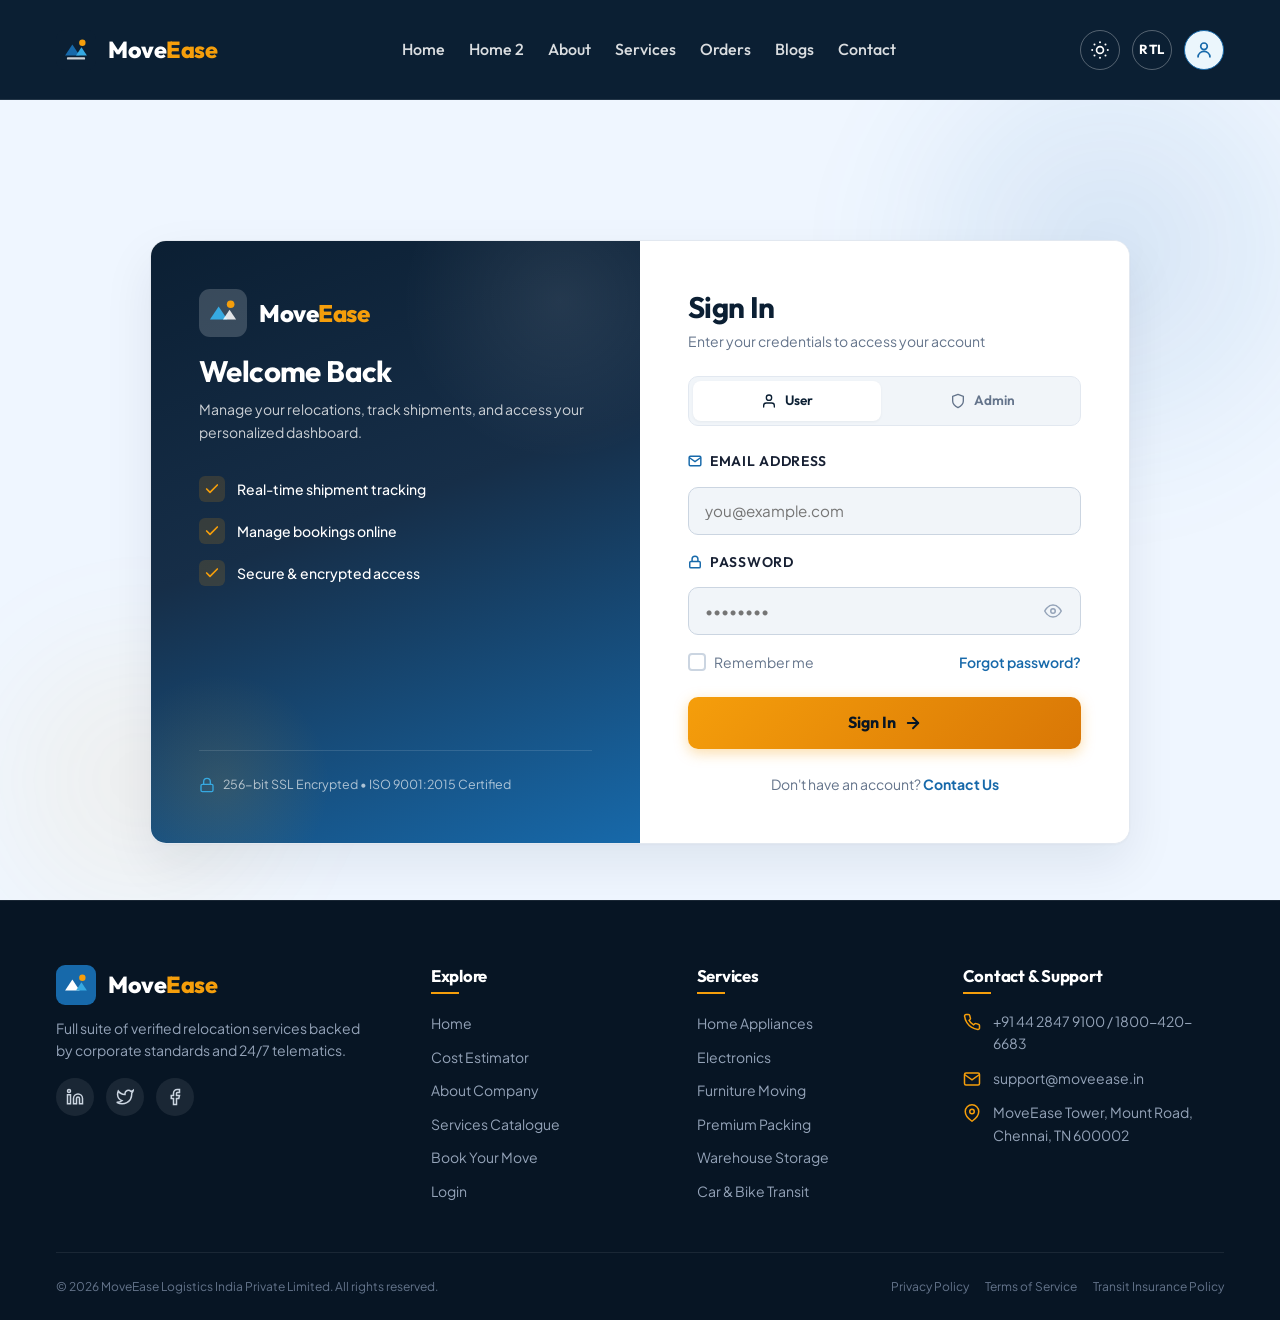
<file: login.html>
<!DOCTYPE html>
<html lang="en">
<head>
  <meta charset="UTF-8">
  <meta name="viewport" content="width=device-width, initial-scale=1.0">
  <title>Login — MoveEase Relocations</title>
  <meta name="description" content="Log in to your MoveEase account to manage bookings, track shipments, and access your relocation dashboard.">
  <script>
    // Immediate Theme & RTL Direction Initialization to prevent FOUC
    (function () {
      try {
        const savedTheme = localStorage.getItem('moveease_theme');
        const prefersDark = window.matchMedia && window.matchMedia('(prefers-color-scheme: dark)').matches;
        if (savedTheme === 'dark' || (!savedTheme && prefersDark)) {
          document.documentElement.setAttribute('data-theme', 'dark');
          document.documentElement.classList.add('dark-mode');
        } else {
          document.documentElement.setAttribute('data-theme', 'light');
          document.documentElement.classList.remove('dark-mode');
        }

        const savedDir = localStorage.getItem('moveease_direction');
        if (savedDir === 'rtl') {
          document.documentElement.setAttribute('dir', 'rtl');
          document.documentElement.classList.add('rtl-mode');
        } else {
          document.documentElement.setAttribute('dir', 'ltr');
          document.documentElement.classList.remove('rtl-mode');
        }
      } catch (e) {
        console.warn('Theme init error:', e);
      }
    })();
  </script>
  <link rel="stylesheet" href="css/style.css">
  <link rel="stylesheet" href="css/animations.css">
  <link rel="stylesheet" href="css/responsive.css">
</head>
<body class="login-page">

  <!-- Sticky Global Navbar -->
  <header class="site-header" id="siteHeader">
    <div class="container header-inner">
      <a href="index.html" class="brand-logo" aria-label="MoveEase Home">
        <svg viewBox="0 0 44 44" fill="none" xmlns="http://www.w3.org/2000/svg" aria-hidden="true">
          <rect width="44" height="44" rx="10" fill="#0B1F33" />
          <path d="M10 28L18 16L26 28H10Z" fill="#1769AA" />
          <path d="M22 28L28 19L34 28H22Z" fill="#36A9E1" />
          <circle cx="29" cy="14" r="3.5" fill="#F59E0B" />
          <rect x="12" y="30" width="20" height="2.5" rx="1" fill="#FFFFFF" opacity="0.8" />
        </svg>
        <span>Move<span class="accent">Ease</span></span>
      </a>

      <nav class="nav-links" aria-label="Main Navigation">
        <a href="index.html" class="nav-link">Home</a>
        <a href="home2.html" class="nav-link">Home 2</a>
        <a href="about.html" class="nav-link">About</a>
        <a href="services.html" class="nav-link">Services</a>
        <a href="orders.html" class="nav-link">Orders</a>
        <a href="blogs.html" class="nav-link">Blogs</a>
        <a href="contact.html" class="nav-link">Contact</a>
      </nav>

      <div class="header-actions">
        <!-- Quick Action Controls matching Image 1: Theme, RTL, User Login -->
        <div class="header-circle-group" aria-label="Appearance and Account Controls">
          <button type="button" class="header-circle-btn theme-toggle-btn" id="themeToggleBtn" aria-label="Toggle Dark Mode" title="Toggle Dark/Light Mode">
            <!-- Sun Icon (Center circle + 8 radiating dots matching Image 1) -->
            <svg class="sun-icon" width="22" height="22" viewBox="0 0 24 24" fill="none" xmlns="http://www.w3.org/2000/svg" aria-hidden="true">
              <circle cx="12" cy="12" r="3.75" stroke="currentColor" stroke-width="1.8" />
              <circle cx="12" cy="3.5" r="1.1" fill="currentColor" />
              <circle cx="12" cy="20.5" r="1.1" fill="currentColor" />
              <circle cx="3.5" cy="12" r="1.1" fill="currentColor" />
              <circle cx="20.5" cy="12" r="1.1" fill="currentColor" />
              <circle cx="6" cy="6" r="1.1" fill="currentColor" />
              <circle cx="18" cy="6" r="1.1" fill="currentColor" />
              <circle cx="6" cy="18" r="1.1" fill="currentColor" />
              <circle cx="18" cy="18" r="1.1" fill="currentColor" />
            </svg>
            <!-- Moon Icon for Dark Mode -->
            <svg class="moon-icon" width="20" height="20" viewBox="0 0 24 24" fill="none" stroke="currentColor" stroke-width="1.8" stroke-linecap="round" stroke-linejoin="round" aria-hidden="true" style="display: none;">
              <path d="M21 12.79A9 9 0 1 1 11.21 3 7 7 0 0 0 21 12.79z"></path>
            </svg>
          </button>

          <button type="button" class="header-circle-btn rtl-toggle-btn" id="rtlToggleBtn" aria-label="Toggle RTL Mode" title="Toggle Right-to-Left Layout">
            <span>RTL</span>
          </button>

          <a href="login.html" class="header-circle-btn user-btn active" id="userBtn" aria-label="User Login" title="User Login">
            <svg width="22" height="22" viewBox="0 0 24 24" fill="none" xmlns="http://www.w3.org/2000/svg" aria-hidden="true">
              <circle cx="12" cy="8" r="3.6" stroke="currentColor" stroke-width="1.8" />
              <path d="M5.5 19.5c0-3.3 2.9-6 6.5-6s6.5 2.7 6.5 6" stroke="currentColor" stroke-width="1.8" stroke-linecap="round" />
            </svg>
          </a>
        </div>

        <button type="button" class="mobile-toggle" aria-label="Toggle navigation menu" aria-expanded="false" aria-controls="mobileDrawer">
          <span></span>
          <span></span>
          <span></span>
        </button>
      </div>
    </div>
  </header>

  <!-- Mobile Drawer -->
  <div class="mobile-drawer-overlay" id="mobileOverlay"></div>
  <aside class="mobile-drawer" id="mobileDrawer" aria-label="Mobile Navigation Drawer">
    <div class="mobile-drawer-header">
      <div class="brand-logo">
        <svg width="34" height="34" viewBox="0 0 44 44" fill="none" xmlns="http://www.w3.org/2000/svg" aria-hidden="true">
          <rect width="44" height="44" rx="10" fill="#0B1F33" />
          <path d="M10 28L18 16L26 28H10Z" fill="#1769AA" />
          <path d="M22 28L28 19L34 28H22Z" fill="#36A9E1" />
          <circle cx="29" cy="14" r="3.5" fill="#F59E0B" />
        </svg>
        <span>Move<span class="accent">Ease</span></span>
      </div>
      <button type="button" class="mobile-close-btn" aria-label="Close menu">
        <svg width="20" height="20" viewBox="0 0 24 24" fill="none" stroke="currentColor" stroke-width="2" stroke-linecap="round" stroke-linejoin="round">
          <line x1="18" y1="6" x2="6" y2="18"></line>
          <line x1="6" y1="6" x2="18" y2="18"></line>
        </svg>
      </button>
    </div>

    <nav class="mobile-nav-list">
      <a href="index.html" class="mobile-nav-link">Home</a>
      <a href="home2.html" class="mobile-nav-link">Home 2</a>
      <a href="about.html" class="mobile-nav-link">About</a>
      <a href="services.html" class="mobile-nav-link">Services</a>
      <a href="orders.html" class="mobile-nav-link">Orders</a>
      <a href="blogs.html" class="mobile-nav-link">Blogs</a>
      <a href="contact.html" class="mobile-nav-link">Contact</a>
    </nav>
    <div style="margin-top: auto; padding-top: var(--space-5);">
      <a href="orders.html" class="btn btn-primary" style="width: 100%;">Get a Free Quote</a>
    </div>
  </aside>

  <main>
    <!-- Login Section -->
    <section class="login-section" aria-labelledby="login-heading">
      <!-- Background Decorative Elements -->
      <div class="login-bg-decor" aria-hidden="true">
        <div class="login-bg-circle login-bg-circle-1"></div>
        <div class="login-bg-circle login-bg-circle-2"></div>
        <div class="login-bg-circle login-bg-circle-3"></div>
      </div>

      <div class="container">
        <div class="login-wrapper reveal reveal-up">
          <!-- Left: Branding Panel -->
          <div class="login-brand-panel">
            <div class="login-brand-content">
              <div class="login-brand-logo">
                <svg viewBox="0 0 44 44" fill="none" xmlns="http://www.w3.org/2000/svg" aria-hidden="true" width="48" height="48">
                  <rect width="44" height="44" rx="10" fill="#FFFFFF" fill-opacity="0.18" />
                  <path d="M10 28L18 16L26 28H10Z" fill="#36A9E1" />
                  <path d="M22 28L28 19L34 28H22Z" fill="#FFFFFF" fill-opacity="0.85" />
                  <circle cx="29" cy="14" r="3.5" fill="#F59E0B" />
                </svg>
                <div class="brand-text">Move<span>Ease</span></div>
              </div>
              <h2>Welcome Back</h2>
              <p>Manage your relocations, track shipments, and access your personalized dashboard.</p>

              <div class="login-brand-features">
                <div class="login-feature">
                  <svg width="20" height="20" viewBox="0 0 24 24" fill="none" stroke="currentColor" stroke-width="2.5" stroke-linecap="round" stroke-linejoin="round"><polyline points="20 6 9 17 4 12"></polyline></svg>
                  <span>Real-time shipment tracking</span>
                </div>
                <div class="login-feature">
                  <svg width="20" height="20" viewBox="0 0 24 24" fill="none" stroke="currentColor" stroke-width="2.5" stroke-linecap="round" stroke-linejoin="round"><polyline points="20 6 9 17 4 12"></polyline></svg>
                  <span>Manage bookings online</span>
                </div>
                <div class="login-feature">
                  <svg width="20" height="20" viewBox="0 0 24 24" fill="none" stroke="currentColor" stroke-width="2.5" stroke-linecap="round" stroke-linejoin="round"><polyline points="20 6 9 17 4 12"></polyline></svg>
                  <span>Secure & encrypted access</span>
                </div>
              </div>
            </div>

            <div class="login-brand-footer">
              <svg width="16" height="16" viewBox="0 0 24 24" fill="none" stroke="currentColor" stroke-width="2" stroke-linecap="round" stroke-linejoin="round"><rect x="3" y="11" width="18" height="11" rx="2" ry="2"></rect><path d="M7 11V7a5 5 0 0 1 10 0v4"></path></svg>
              <span>256-bit SSL Encrypted • ISO 9001:2015 Certified</span>
            </div>
          </div>

          <!-- Right: Login Form -->
          <div class="login-form-panel">
            <div class="login-form-header">
              <h1 id="login-heading">Sign In</h1>
              <p>Enter your credentials to access your account</p>
            </div>

            <form id="loginForm" class="login-form" novalidate>
              <!-- Role Selector Tabs -->
              <div class="login-role-tabs">
                <button type="button" class="login-role-tab active" data-role="user" id="roleUserTab">
                  <svg width="16" height="16" viewBox="0 0 24 24" fill="none" stroke="currentColor" stroke-width="2" stroke-linecap="round" stroke-linejoin="round"><path d="M20 21v-2a4 4 0 0 0-4-4H8a4 4 0 0 0-4 4v2"></path><circle cx="12" cy="7" r="4"></circle></svg>
                  <span>User</span>
                </button>
                <button type="button" class="login-role-tab" data-role="admin" id="roleAdminTab">
                  <svg width="16" height="16" viewBox="0 0 24 24" fill="none" stroke="currentColor" stroke-width="2" stroke-linecap="round" stroke-linejoin="round"><path d="M12 22s8-4 8-10V5l-8-3-8 3v7c0 6 8 10 8 10z"></path></svg>
                  <span>Admin</span>
                </button>
              </div>

              <div class="form-group">
                <label for="loginEmail" class="form-label">
                  <svg width="14" height="14" viewBox="0 0 24 24" fill="none" stroke="currentColor" stroke-width="2.5"><path d="M4 4h16c1.1 0 2 .9 2 2v12c0 1.1-.9 2-2 2H4c-1.1 0-2-.9-2-2V6c0-1.1.9-2 2-2z"></path><polyline points="22,6 12,13 2,6"></polyline></svg>
                  Email Address
                </label>
                <input type="email" id="loginEmail" name="email" class="form-control" placeholder="you@example.com" required autocomplete="email">
                <span class="error-message">Please enter a valid email address.</span>
              </div>

              <div class="form-group">
                <label for="loginPassword" class="form-label">
                  <svg width="14" height="14" viewBox="0 0 24 24" fill="none" stroke="currentColor" stroke-width="2.5"><rect x="3" y="11" width="18" height="11" rx="2" ry="2"></rect><path d="M7 11V7a5 5 0 0 1 10 0v4"></path></svg>
                  Password
                </label>
                <div class="password-input-wrap">
                  <input type="password" id="loginPassword" name="password" class="form-control" placeholder="••••••••" required autocomplete="current-password">
                  <button type="button" class="password-toggle-btn" id="passwordToggleBtn" aria-label="Toggle password visibility">
                    <svg width="18" height="18" viewBox="0 0 24 24" fill="none" stroke="currentColor" stroke-width="2" stroke-linecap="round" stroke-linejoin="round" class="eye-open"><path d="M1 12s4-8 11-8 11 8 11 8-4 8-11 8-11-8-11-8z"></path><circle cx="12" cy="12" r="3"></circle></svg>
                    <svg width="18" height="18" viewBox="0 0 24 24" fill="none" stroke="currentColor" stroke-width="2" stroke-linecap="round" stroke-linejoin="round" class="eye-closed" style="display:none;"><path d="M17.94 17.94A10.07 10.07 0 0 1 12 20c-7 0-11-8-11-8a18.45 18.45 0 0 1 5.06-5.94M9.9 4.24A9.12 9.12 0 0 1 12 4c7 0 11 8 11 8a18.5 18.5 0 0 1-2.16 3.19m-6.72-1.07a3 3 0 1 1-4.24-4.24"></path><line x1="1" y1="1" x2="23" y2="23"></line></svg>
                  </button>
                </div>
                <span class="error-message">Please enter your password.</span>
              </div>

              <div class="login-options">
                <label class="checkbox-wrap">
                  <input type="checkbox" id="rememberMe" name="remember">
                  <span class="checkbox-custom"></span>
                  <span>Remember me</span>
                </label>
                <a href="#" class="login-forgot-link">Forgot password?</a>
              </div>

              <button type="submit" class="btn btn-primary btn-lg login-submit-btn" id="loginSubmitBtn">
                <span>Sign In</span>
                <svg width="18" height="18" viewBox="0 0 24 24" fill="none" stroke="currentColor" stroke-width="2.5" stroke-linecap="round" stroke-linejoin="round"><line x1="5" y1="12" x2="19" y2="12"></line><polyline points="12 5 19 12 12 19"></polyline></svg>
              </button>

              <!-- Login Success Message (hidden by default) -->
              <div class="login-success-msg" id="loginSuccessMsg" style="display: none;">
                <svg width="32" height="32" viewBox="0 0 24 24" fill="none" stroke="currentColor" stroke-width="2" stroke-linecap="round" stroke-linejoin="round"><path d="M22 11.08V12a10 10 0 1 1-5.93-9.14"></path><polyline points="22 4 12 14.01 9 11.01"></polyline></svg>
                <h3>Welcome!</h3>
                <p id="loginSuccessText">You have successfully signed in.</p>
              </div>
            </form>

            <div class="login-form-footer">
              <p>Don't have an account? <a href="contact.html" class="login-signup-link">Contact Us</a></p>
            </div>
          </div>
        </div>
      </div>
    </section>
  </main>

  <!-- Footer -->
  <footer class="site-footer">
    <div class="container">
      <div class="footer-grid">
        <div class="footer-brand">
          <div class="brand-logo" style="color: #FFFFFF;">
            <svg width="36" height="36" viewBox="0 0 44 44" fill="none" xmlns="http://www.w3.org/2000/svg" aria-hidden="true">
              <rect width="44" height="44" rx="10" fill="#1769AA" />
              <path d="M10 28L18 16L26 28H10Z" fill="#FFFFFF" />
              <path d="M22 28L28 19L34 28H22Z" fill="#36A9E1" />
              <circle cx="29" cy="14" r="3.5" fill="#F59E0B" />
            </svg>
            <span>Move<span class="accent">Ease</span></span>
          </div>
          <p>Full suite of verified relocation services backed by corporate standards and 24/7 telematics.</p>
          <div class="footer-socials">
            <a href="#" class="social-link" aria-label="LinkedIn"><svg width="18" height="18" viewBox="0 0 24 24" fill="none" stroke="currentColor" stroke-width="2"><path d="M16 8a6 6 0 0 1 6 6v7h-4v-7a2 2 0 0 0-2-2 2 2 0 0 0-2 2v7h-4v-7a6 6 0 0 1 6-6z"></path><rect x="2" y="9" width="4" height="12"></rect><circle cx="4" cy="4" r="2"></circle></svg></a>
            <a href="#" class="social-link" aria-label="Twitter"><svg width="18" height="18" viewBox="0 0 24 24" fill="none" stroke="currentColor" stroke-width="2"><path d="M23 3a10.9 10.9 0 0 1-3.14 1.53 4.48 4.48 0 0 0-7.86 3v1A10.66 10.66 0 0 1 3 4s-4 9 5 13a11.64 11.64 0 0 1-7 2c9 5 20 0 20-11.5a4.5 4.5 0 0 0-.08-.83A7.72 7.72 0 0 0 23 3z"></path></svg></a>
            <a href="#" class="social-link" aria-label="Facebook"><svg width="18" height="18" viewBox="0 0 24 24" fill="none" stroke="currentColor" stroke-width="2"><path d="M18 2h-3a5 5 0 0 0-5 5v3H7v4h3v8h4v-8h3l1-4h-4V7a1 1 0 0 1 1-1h3z"></path></svg></a>
          </div>
        </div>

        <div class="footer-col">
          <h4>Explore</h4>
          <ul class="footer-links">
            <li><a href="index.html">Home</a></li>
            <li><a href="home2.html">Cost Estimator</a></li>
            <li><a href="about.html">About Company</a></li>
            <li><a href="services.html">Services Catalogue</a></li>
            <li><a href="orders.html">Book Your Move</a></li>
            <li><a href="login.html">Login</a></li>
          </ul>
        </div>

        <div class="footer-col">
          <h4>Services</h4>
          <ul class="footer-links">
            <li><a href="services.html#appliances">Home Appliances</a></li>
            <li><a href="services.html#electronics">Electronics</a></li>
            <li><a href="services.html#furniture">Furniture Moving</a></li>
            <li><a href="services.html#packing">Premium Packing</a></li>
            <li><a href="services.html#storage">Warehouse Storage</a></li>
            <li><a href="services.html#vehicle">Car & Bike Transit</a></li>
          </ul>
        </div>

        <div class="footer-col">
          <h4>Contact & Support</h4>
          <div class="footer-contact-list">
            <div class="footer-contact-item">
              <svg width="18" height="18" viewBox="0 0 24 24" fill="none" stroke="currentColor" stroke-width="2"><path d="M22 16.92v3a2 2 0 0 1-2.18 2 19.79 19.79 0 0 1-8.63-3.07 19.5 19.5 0 0 1-6-6 19.79 19.79 0 0 1-3.07-8.67A2 2 0 0 1 4.11 2h3a2 2 0 0 1 2 1.72 12.84 12.84 0 0 0 .7 2.81 2 2 0 0 1-.45 2.11L8.09 9.91a16 16 0 0 0 6 6l1.27-1.27a2 2 0 0 1 2.11-.45 12.84 12.84 0 0 0 2.81.7A2 2 0 0 1 22 16.92z"></path></svg>
              <span>+91 44 2847 9100 / 1800-420-6683</span>
            </div>
            <div class="footer-contact-item">
              <svg width="18" height="18" viewBox="0 0 24 24" fill="none" stroke="currentColor" stroke-width="2"><path d="M4 4h16c1.1 0 2 .9 2 2v12c0 1.1-.9 2-2 2H4c-1.1 0-2-.9-2-2V6c0-1.1.9-2 2-2z"></path><polyline points="22,6 12,13 2,6"></polyline></svg>
              <span>support@moveease.in</span>
            </div>
            <div class="footer-contact-item">
              <svg width="18" height="18" viewBox="0 0 24 24" fill="none" stroke="currentColor" stroke-width="2"><path d="M21 10c0 7-9 13-9 13s-9-6-9-13a9 9 0 0 1 18 0z"></path><circle cx="12" cy="10" r="3"></circle></svg>
              <span>MoveEase Tower, Mount Road, Chennai, TN 600002</span>
            </div>
          </div>
        </div>
      </div>

      <div class="footer-bottom">
        <div>&copy; 2026 MoveEase Logistics India Private Limited. All rights reserved.</div>
        <div class="footer-legal-links">
          <a href="contact.html">Privacy Policy</a>
          <a href="contact.html">Terms of Service</a>
          <a href="contact.html">Transit Insurance Policy</a>
        </div>
      </div>
    </div>
  </footer>

  <script src="js/main.js"></script>
  <script src="js/cart.js"></script>
  <script>
    // Login Page Logic
    document.addEventListener('DOMContentLoaded', function () {
      const form = document.getElementById('loginForm');
      const emailInput = document.getElementById('loginEmail');
      const passwordInput = document.getElementById('loginPassword');
      const passwordToggle = document.getElementById('passwordToggleBtn');
      const roleTabs = document.querySelectorAll('.login-role-tab');
      const successMsg = document.getElementById('loginSuccessMsg');
      const successText = document.getElementById('loginSuccessText');
      const submitBtn = document.getElementById('loginSubmitBtn');

      let selectedRole = 'user';

      // Role tab switching
      roleTabs.forEach(tab => {
        tab.addEventListener('click', function () {
          roleTabs.forEach(t => t.classList.remove('active'));
          this.classList.add('active');
          selectedRole = this.getAttribute('data-role');
        });
      });

      // Password visibility toggle
      if (passwordToggle) {
        passwordToggle.addEventListener('click', function () {
          const type = passwordInput.getAttribute('type');
          const eyeOpen = this.querySelector('.eye-open');
          const eyeClosed = this.querySelector('.eye-closed');
          if (type === 'password') {
            passwordInput.setAttribute('type', 'text');
            eyeOpen.style.display = 'none';
            eyeClosed.style.display = 'block';
          } else {
            passwordInput.setAttribute('type', 'password');
            eyeOpen.style.display = 'block';
            eyeClosed.style.display = 'none';
          }
        });
      }

      // Form validation & submission
      if (form) {
        form.addEventListener('submit', function (e) {
          e.preventDefault();
          let valid = true;

          // Validate email
          const emailVal = emailInput.value.trim();
          if (!emailVal || !/^[^\s@]+@[^\s@]+\.[^\s@]+$/.test(emailVal)) {
            emailInput.closest('.form-group').classList.add('has-error');
            valid = false;
          } else {
            emailInput.closest('.form-group').classList.remove('has-error');
          }

          // Validate password
          const passVal = passwordInput.value.trim();
          if (!passVal || passVal.length < 1) {
            passwordInput.closest('.form-group').classList.add('has-error');
            valid = false;
          } else {
            passwordInput.closest('.form-group').classList.remove('has-error');
          }

          if (!valid) return;

          // Simulate login with spinner
          submitBtn.disabled = true;
          submitBtn.innerHTML = `
            <span class="btn-spinner"></span>
            <span>Signing In...</span>
          `;

          setTimeout(function () {
            form.style.display = 'none';
            successMsg.style.display = 'flex';

            if (selectedRole === 'admin') {
              successText.textContent = 'Welcome, Admin! You have full administrative access.';
            } else {
              successText.textContent = 'You have successfully signed in to your MoveEase account.';
            }

            if (window.MoveEase && window.MoveEase.showToast) {
              window.MoveEase.showToast(
                selectedRole === 'admin' ? 'Admin login successful!' : 'Login successful!',
                'success'
              );
            }
          }, 1500);
        });
      }
    });
  </script>
</body>
</html>
</file>
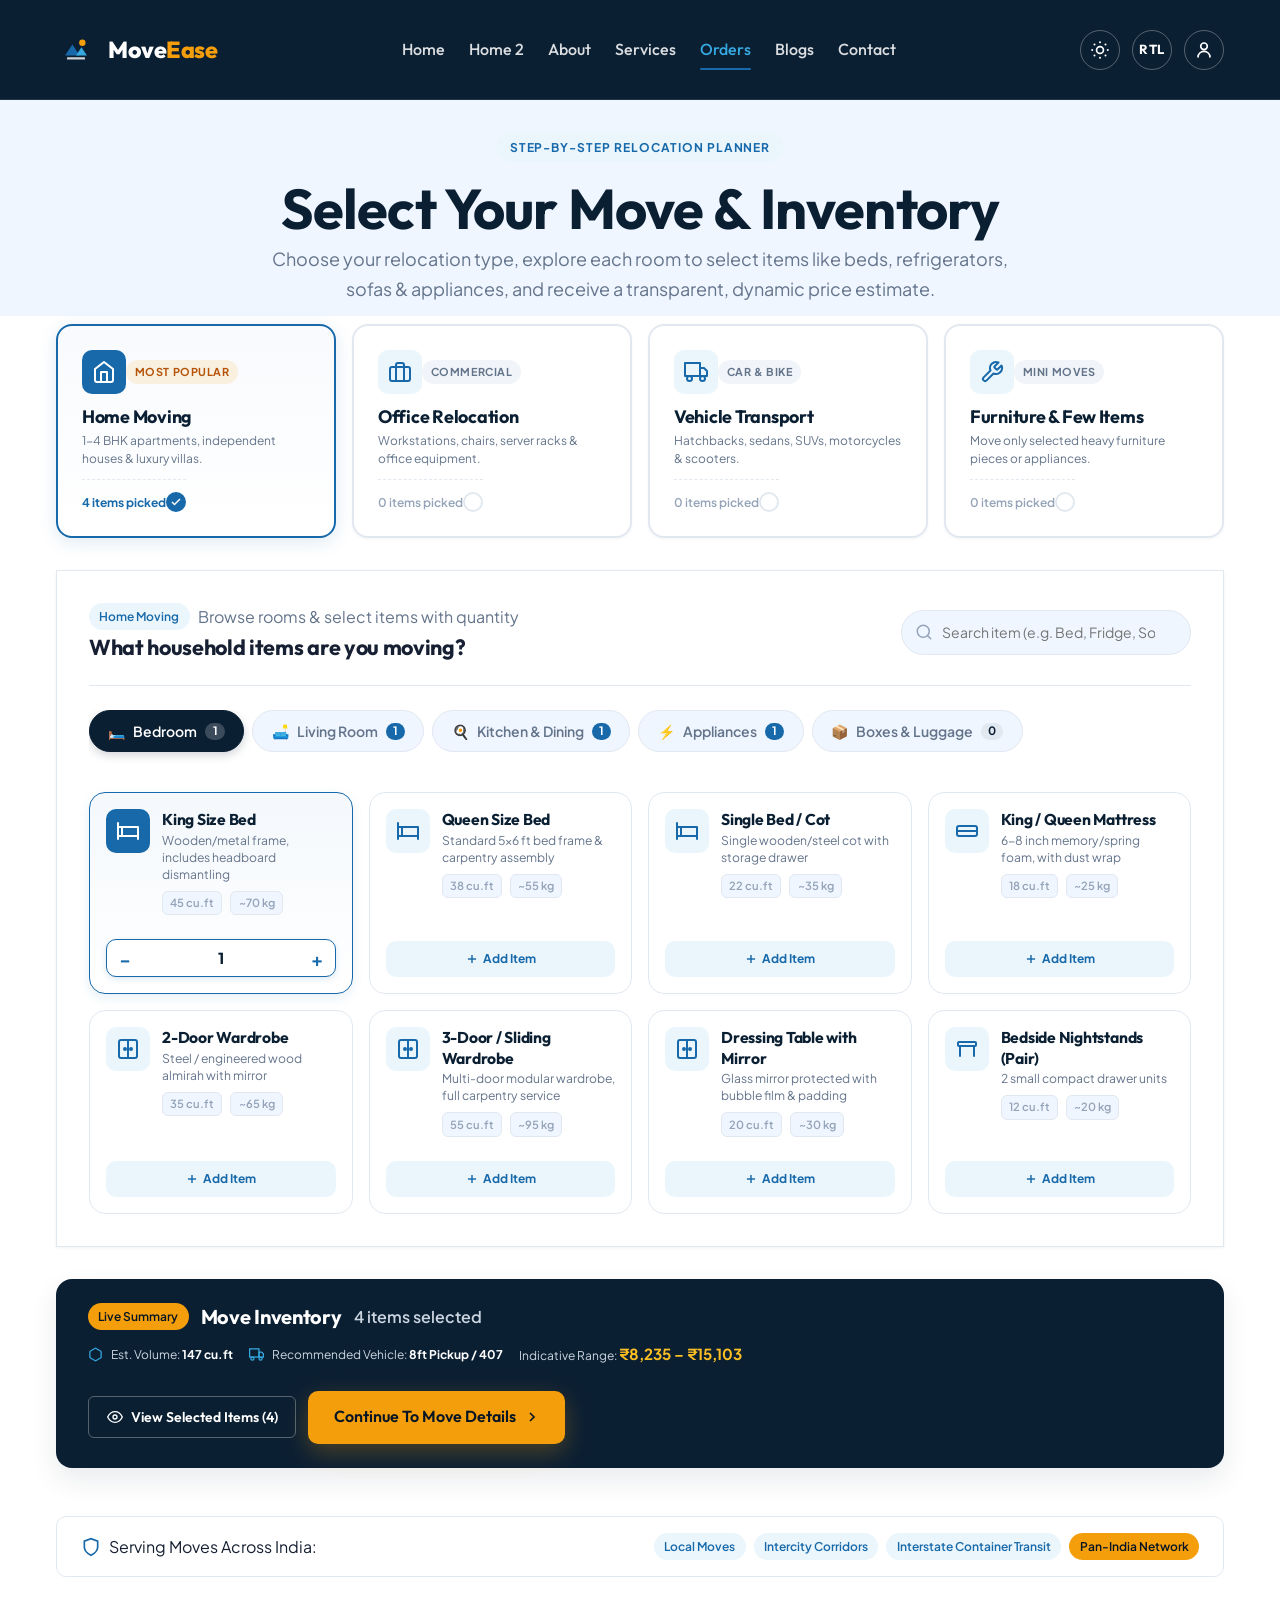
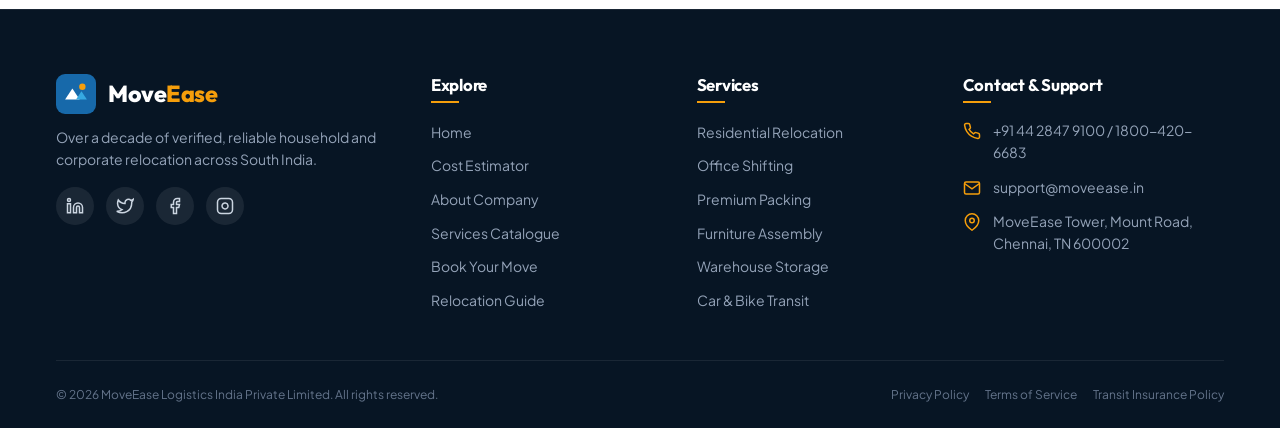
<file: orders.html>
<!DOCTYPE html>
<html lang="en">
<head>
  <meta charset="UTF-8">
  <meta name="viewport" content="width=device-width, initial-scale=1.0">
  <title>Build Your Relocation Service — MoveEase</title>
  <meta name="description" content="Choose what you need to move: browse our service collections, build your custom relocation basket, calculate an indicative price range, and request your confirmed moving quote.">
  <script>
    // Immediate Theme & RTL Direction Initialization to prevent FOUC
    (function () {
      try {
        const savedTheme = localStorage.getItem('moveease_theme');
        const prefersDark = window.matchMedia && window.matchMedia('(prefers-color-scheme: dark)').matches;
        if (savedTheme === 'dark' || (!savedTheme && prefersDark)) {
          document.documentElement.setAttribute('data-theme', 'dark');
          document.documentElement.classList.add('dark-mode');
        } else {
          document.documentElement.setAttribute('data-theme', 'light');
          document.documentElement.classList.remove('dark-mode');
        }

        const savedDir = localStorage.getItem('moveease_direction');
        if (savedDir === 'rtl') {
          document.documentElement.setAttribute('dir', 'rtl');
          document.documentElement.classList.add('rtl-mode');
        } else {
          document.documentElement.setAttribute('dir', 'ltr');
          document.documentElement.classList.remove('rtl-mode');
        }
      } catch (e) {
        console.warn('Theme init error:', e);
      }
    })();
  </script>
  <link rel="stylesheet" href="css/style.css">
  <link rel="stylesheet" href="css/animations.css">
  <link rel="stylesheet" href="css/responsive.css">
</head>
<body>

  <!-- Sticky Global Navbar (Identical to Home) -->
  <header class="site-header" id="siteHeader">
    <div class="container header-inner">
      <a href="index.html" class="brand-logo" aria-label="MoveEase Home">
        <svg viewBox="0 0 44 44" fill="none" xmlns="http://www.w3.org/2000/svg" aria-hidden="true">
          <rect width="44" height="44" rx="10" fill="#0B1F33" />
          <path d="M10 28L18 16L26 28H10Z" fill="#1769AA" />
          <path d="M22 28L28 19L34 28H22Z" fill="#36A9E1" />
          <circle cx="29" cy="14" r="3.5" fill="#F59E0B" />
          <rect x="12" y="30" width="20" height="2.5" rx="1" fill="#FFFFFF" opacity="0.8" />
        </svg>
        <span>Move<span class="accent">Ease</span></span>
      </a>

      <nav class="nav-links" aria-label="Main Navigation">
        <a href="index.html" class="nav-link">Home</a>
        <a href="home2.html" class="nav-link">Home 2</a>
        <a href="about.html" class="nav-link">About</a>
        <a href="services.html" class="nav-link">Services</a>
        <a href="orders.html" class="nav-link active">Orders</a>
        <a href="blogs.html" class="nav-link">Blogs</a>
        <a href="contact.html" class="nav-link">Contact</a>
      </nav>

      <!-- Header Actions (Theme, RTL, User Login & Mobile Toggle) -->
      <div class="header-actions">
        <div class="header-circle-group" aria-label="Appearance and Account Controls">
          <button type="button" class="header-circle-btn theme-toggle-btn" aria-label="Toggle Dark Mode" title="Toggle Dark/Light Mode">
            <svg class="sun-icon" width="22" height="22" viewBox="0 0 24 24" fill="none" xmlns="http://www.w3.org/2000/svg" aria-hidden="true">
              <circle cx="12" cy="12" r="3.75" stroke="currentColor" stroke-width="1.8" />
              <circle cx="12" cy="3.5" r="1.1" fill="currentColor" />
              <circle cx="12" cy="20.5" r="1.1" fill="currentColor" />
              <circle cx="3.5" cy="12" r="1.1" fill="currentColor" />
              <circle cx="20.5" cy="12" r="1.1" fill="currentColor" />
              <circle cx="6" cy="6" r="1.1" fill="currentColor" />
              <circle cx="18" cy="6" r="1.1" fill="currentColor" />
              <circle cx="6" cy="18" r="1.1" fill="currentColor" />
              <circle cx="18" cy="18" r="1.1" fill="currentColor" />
            </svg>
            <svg class="moon-icon" width="20" height="20" viewBox="0 0 24 24" fill="none" stroke="currentColor" stroke-width="1.8" stroke-linecap="round" stroke-linejoin="round" aria-hidden="true" style="display: none;">
              <path d="M21 12.79A9 9 0 1 1 11.21 3 7 7 0 0 0 21 12.79z"></path>
            </svg>
          </button>

          <button type="button" class="header-circle-btn rtl-toggle-btn" aria-label="Toggle RTL Mode" title="Toggle Right-to-Left Layout">
            <span>RTL</span>
          </button>

          <a href="login.html" class="header-circle-btn user-btn" aria-label="User Login" title="User Login">
            <svg width="22" height="22" viewBox="0 0 24 24" fill="none" xmlns="http://www.w3.org/2000/svg" aria-hidden="true">
              <circle cx="12" cy="8" r="3.6" stroke="currentColor" stroke-width="1.8" />
              <path d="M5.5 19.5c0-3.3 2.9-6 6.5-6s6.5 2.7 6.5 6" stroke="currentColor" stroke-width="1.8" stroke-linecap="round" />
            </svg>
          </a>
        </div>

        <button type="button" class="mobile-toggle" aria-label="Toggle navigation menu" aria-expanded="false" aria-controls="mobileDrawer">
          <span></span>
          <span></span>
          <span></span>
        </button>
      </div>
    </div>
  </header>

  <!-- Mobile Drawer -->
  <div class="mobile-drawer-overlay" id="mobileOverlay"></div>
  <aside class="mobile-drawer" id="mobileDrawer" aria-label="Mobile Navigation Drawer">
    <div class="mobile-drawer-header">
      <div class="brand-logo">
        <svg width="34" height="34" viewBox="0 0 44 44" fill="none" xmlns="http://www.w3.org/2000/svg" aria-hidden="true">
          <rect width="44" height="44" rx="10" fill="#0B1F33" />
          <path d="M10 28L18 16L26 28H10Z" fill="#1769AA" />
          <path d="M22 28L28 19L34 28H22Z" fill="#36A9E1" />
          <circle cx="29" cy="14" r="3.5" fill="#F59E0B" />
        </svg>
        <span>Move<span class="accent">Ease</span></span>
      </div>
      <button type="button" class="mobile-close-btn" aria-label="Close menu">
        <svg width="20" height="20" viewBox="0 0 24 24" fill="none" stroke="currentColor" stroke-width="2" stroke-linecap="round" stroke-linejoin="round">
          <line x1="18" y1="6" x2="6" y2="18"></line>
          <line x1="6" y1="6" x2="18" y2="18"></line>
        </svg>
      </button>
    </div>

    <nav class="mobile-nav-list">
      <a href="index.html" class="mobile-nav-link">Home</a>
      <a href="home2.html" class="mobile-nav-link">Home 2</a>
      <a href="about.html" class="mobile-nav-link">About</a>
      <a href="services.html" class="mobile-nav-link">Services</a>
      <a href="orders.html" class="mobile-nav-link active">Orders</a>
      <a href="blogs.html" class="mobile-nav-link">Blogs</a>
      <a href="contact.html" class="mobile-nav-link">Contact</a>
    </nav>
    <div style="margin-top: auto; padding-top: var(--space-5);">
      <a href="orders.html" class="btn btn-primary" style="width: 100%;">Get a Free Quote</a>
    </div>
  </aside>

  <main>
    <!-- ======================================================================
         1. [CORE] ORDERS HERO
         ====================================================================== -->
    <section class="section" style="padding-top: var(--space-6); padding-bottom: var(--space-3);">
      <div class="container text-center">
        <div class="reveal reveal-up" style="max-width: 760px; margin: 0 auto;">
          <span class="section-tag">Step-by-Step Relocation Planner</span>
          <h1>Select Your Move & Inventory</h1>
          <p class="text-lead">
            Choose your relocation type, explore each room to select items like beds, refrigerators, sofas & appliances, and receive a transparent, dynamic price estimate.
          </p>
        </div>
      </div>
    </section>

    <!-- ======================================================================
         2. [CORE] STAGE 1: MOVE CATEGORY SELECTOR (Home, Office, Vehicle, Single Items)
         ====================================================================== -->
    <section class="section section-white" style="padding-top: var(--space-2); padding-bottom: var(--space-6);">
      <div class="container">
        <!-- 4 Top-Level Moving Categories -->
        <div class="order-categories-grid reveal reveal-up delay-1" id="orderCategoryGrid" role="tablist" aria-label="Select Move Category">
          <!-- 1. Home Moving (Default Active) -->
          <button type="button" class="order-category-card active" data-category="home" role="tab" aria-selected="true" id="tab-cat-home">
            <div class="cat-card-top">
              <div class="cat-card-icon">
                <svg width="24" height="24" viewBox="0 0 24 24" fill="none" stroke="currentColor" stroke-width="2" stroke-linecap="round" stroke-linejoin="round">
                  <path d="M3 9l9-7 9 7v11a2 2 0 0 1-2 2H5a2 2 0 0 1-2-2z"></path>
                  <polyline points="9 22 9 12 15 12 15 22"></polyline>
                </svg>
              </div>
              <span class="cat-card-badge">Most Popular</span>
            </div>
            <h3>Home Moving</h3>
            <p>1-4 BHK apartments, independent houses & luxury villas.</p>
            <div class="cat-card-status">
              <span class="cat-item-tally" id="tallyHome">0 items picked</span>
              <span class="cat-radio-indicator"><svg width="12" height="12" viewBox="0 0 24 24" fill="none" stroke="currentColor" stroke-width="3"><polyline points="20 6 9 17 4 12"></polyline></svg></span>
            </div>
          </button>

          <!-- 2. Office Relocation -->
          <button type="button" class="order-category-card" data-category="office" role="tab" aria-selected="false" id="tab-cat-office">
            <div class="cat-card-top">
              <div class="cat-card-icon">
                <svg width="24" height="24" viewBox="0 0 24 24" fill="none" stroke="currentColor" stroke-width="2" stroke-linecap="round" stroke-linejoin="round">
                  <rect x="2" y="7" width="20" height="14" rx="2" ry="2"></rect>
                  <path d="M16 21V5a2 2 0 0 0-2-2h-4a2 2 0 0 0-2 2v16"></path>
                </svg>
              </div>
              <span class="cat-card-badge badge-neutral">Commercial</span>
            </div>
            <h3>Office Relocation</h3>
            <p>Workstations, chairs, server racks & office equipment.</p>
            <div class="cat-card-status">
              <span class="cat-item-tally" id="tallyOffice">0 items picked</span>
              <span class="cat-radio-indicator"><svg width="12" height="12" viewBox="0 0 24 24" fill="none" stroke="currentColor" stroke-width="3"><polyline points="20 6 9 17 4 12"></polyline></svg></span>
            </div>
          </button>

          <!-- 3. Vehicle Transport -->
          <button type="button" class="order-category-card" data-category="vehicle" role="tab" aria-selected="false" id="tab-cat-vehicle">
            <div class="cat-card-top">
              <div class="cat-card-icon">
                <svg width="24" height="24" viewBox="0 0 24 24" fill="none" stroke="currentColor" stroke-width="2" stroke-linecap="round" stroke-linejoin="round">
                  <rect x="1" y="3" width="15" height="13"></rect>
                  <polygon points="16 8 20 8 23 11 23 16 16 16 16 8"></polygon>
                  <circle cx="5.5" cy="18.5" r="2.5"></circle>
                  <circle cx="18.5" cy="18.5" r="2.5"></circle>
                </svg>
              </div>
              <span class="cat-card-badge badge-neutral">Car & Bike</span>
            </div>
            <h3>Vehicle Transport</h3>
            <p>Hatchbacks, sedans, SUVs, motorcycles & scooters.</p>
            <div class="cat-card-status">
              <span class="cat-item-tally" id="tallyVehicle">0 items picked</span>
              <span class="cat-radio-indicator"><svg width="12" height="12" viewBox="0 0 24 24" fill="none" stroke="currentColor" stroke-width="3"><polyline points="20 6 9 17 4 12"></polyline></svg></span>
            </div>
          </button>

          <!-- 4. Single Items & Furniture -->
          <button type="button" class="order-category-card" data-category="furniture" role="tab" aria-selected="false" id="tab-cat-furniture">
            <div class="cat-card-top">
              <div class="cat-card-icon">
                <svg width="24" height="24" viewBox="0 0 24 24" fill="none" stroke="currentColor" stroke-width="2" stroke-linecap="round" stroke-linejoin="round">
                  <path d="M14.7 6.3a1 1 0 0 0 0 1.4l1.6 1.6a1 1 0 0 0 1.4 0l3.77-3.77a6 6 0 0 1-7.94 7.94l-6.91 6.91a2.12 2.12 0 0 1-3-3l6.91-6.91a6 6 0 0 1 7.94-7.94l-3.76 3.76z"></path>
                </svg>
              </div>
              <span class="cat-card-badge badge-neutral">Mini Moves</span>
            </div>
            <h3>Furniture & Few Items</h3>
            <p>Move only selected heavy furniture pieces or appliances.</p>
            <div class="cat-card-status">
              <span class="cat-item-tally" id="tallyFurniture">0 items picked</span>
              <span class="cat-radio-indicator"><svg width="12" height="12" viewBox="0 0 24 24" fill="none" stroke="currentColor" stroke-width="3"><polyline points="20 6 9 17 4 12"></polyline></svg></span>
            </div>
          </button>
        </div>

        <!-- ==================================================================
             3. [CORE] STAGE 1B: ROOM & ITEM INVENTORY BUILDER
             ================================================================== -->
        <div class="inventory-builder-card reveal reveal-up delay-2" id="inventoryBuilderCard">
          <div class="inventory-builder-header">
            <div>
              <div class="inventory-title-tag">
                <span class="badge badge-blue" id="activeCategoryBadge">Home Moving</span>
                <span class="text-xs" style="color: var(--color-text-secondary);">Browse rooms & select items with quantity</span>
              </div>
              <h2 style="font-size: 1.35rem; margin-top: var(--space-1); color: var(--color-text-primary);" id="inventoryHeaderTitle">What items are you shifting?</h2>
            </div>

            <!-- Instant Search Input -->
            <div class="inventory-search-wrap">
              <svg width="18" height="18" viewBox="0 0 24 24" fill="none" stroke="currentColor" stroke-width="2" stroke-linecap="round" stroke-linejoin="round" class="search-icon"><circle cx="11" cy="11" r="8"></circle><line x1="21" y1="21" x2="16.65" y2="16.65"></line></svg>
              <input type="text" id="inventorySearchInput" class="inventory-search-input" placeholder="Search item (e.g. Bed, Fridge, Sofa, TV...)" aria-label="Search inventory items">
              <button type="button" id="clearSearchBtn" class="clear-search-btn" aria-label="Clear search" style="display: none;">&times;</button>
            </div>
          </div>

          <!-- Room Tabs Filter (for Home Moving) / Zone Tabs (for others) -->
          <div class="room-tabs-nav" id="roomTabsNav" role="tablist" aria-label="Room filter">
            <!-- Dynamically populated room pill buttons with count badges -->
          </div>

          <!-- Items Grid -->
          <div class="inventory-items-grid" id="inventoryItemsGrid">
            <!-- Dynamically populated rich item cards with counter buttons -->
          </div>

          <!-- Empty Search State -->
          <div class="inventory-empty-state" id="inventoryEmptyState" style="display: none;">
            <svg width="48" height="48" viewBox="0 0 24 24" fill="none" stroke="currentColor" stroke-width="1.5"><circle cx="11" cy="11" r="8"></circle><line x1="21" y1="21" x2="16.65" y2="16.65"></line></svg>
            <h4>No items match your search</h4>
            <p>Try searching for common household items like "fridge", "bed", "sofa", or reset the filter.</p>
            <button type="button" class="btn btn-outline btn-sm" id="resetSearchBtn">View All Items</button>
          </div>
        </div>

        <!-- ==================================================================
             4. [CORE] FLOATING / STICKY "YOUR MOVE" LIVE INVENTORY BAR
             ================================================================== -->
        <div class="your-move-cart-panel" id="yourMoveCartPanel">
          <div class="cart-left-info">
            <div class="cart-title-row">
              <span class="badge badge-orange">Live Summary</span>
              <h3 id="cartSummaryTitle">Move Inventory</h3>
              <span id="cartSelectedCount" class="text-xs" style="color: #CBD5E1; font-weight: 600;">0 items selected</span>
            </div>

            <div class="cart-metrics-row">
              <div class="cart-metric">
                <svg width="15" height="15" viewBox="0 0 24 24" fill="none" stroke="currentColor" stroke-width="2"><path d="M21 16V8a2 2 0 0 0-1-1.73l-7-4a2 2 0 0 0-2 0l-7 4A2 2 0 0 0 3 8v8a2 2 0 0 0 1 1.73l7 4a2 2 0 0 0 2 0l7-4A2 2 0 0 0 21 16z"></path></svg>
                <span>Est. Volume: <strong id="cartVolumeVal">0 cu.ft</strong></span>
              </div>
              <div class="cart-metric">
                <svg width="15" height="15" viewBox="0 0 24 24" fill="none" stroke="currentColor" stroke-width="2"><rect x="1" y="3" width="15" height="13"></rect><polygon points="16 8 20 8 23 11 23 16 16 16 16 8"></polygon><circle cx="5.5" cy="18.5" r="2.5"></circle><circle cx="18.5" cy="18.5" r="2.5"></circle></svg>
                <span>Recommended Vehicle: <strong id="cartTruckVal">Tata Ace (7ft)</strong></span>
              </div>
              <div class="cart-metric cart-metric-price">
                <span>Indicative Range: <strong id="cartPriceVal">₹6,500 – ₹9,500</strong></span>
              </div>
            </div>
          </div>

          <div class="cart-actions-right">
            <button type="button" class="btn btn-outline-white btn-sm" id="viewInventoryBtn">
              <svg width="16" height="16" viewBox="0 0 24 24" fill="none" stroke="currentColor" stroke-width="2"><path d="M1 12s4-8 11-8 11 8 11 8-4 8-11 8-11-8-11-8z"></path><circle cx="12" cy="12" r="3"></circle></svg>
              <span>View Selected Items (<span id="cartViewCount">0</span>)</span>
            </button>
            <button type="button" class="btn btn-primary" id="cartContinueBtn">
              <span>Continue To Move Details</span>
              <svg width="16" height="16" viewBox="0 0 24 24" fill="none" stroke="currentColor" stroke-width="2.5"><polyline points="9 18 15 12 9 6"></polyline></svg>
            </button>
          </div>
        </div>

        <!-- ==================================================================
             4. [CORE] STAGE 2B: MOVE DETAILS & INDICATIVE ESTIMATE
             ================================================================== -->
        <div class="orders-flow-section card" id="moveDetailsSection" style="padding: var(--space-6);">
          <div style="margin-bottom: var(--space-5); padding-bottom: var(--space-3); border-bottom: 1px solid var(--color-border);">
            <span class="badge badge-blue" style="margin-bottom: var(--space-2);">Stage 3</span>
            <h3 style="font-size: 1.35rem; color: var(--color-text-primary);">Move Specifications & Itinerary</h3>
            <p class="text-xs" style="color: var(--color-text-secondary);">Enter route details to view your dynamic indicative price range.</p>
          </div>

          <!-- Selected Inventory Quick Review Banner -->
          <div class="selected-inventory-banner" id="selectedInventoryBanner">
            <div class="inv-banner-left">
              <span class="inv-banner-icon" aria-hidden="true">
                <svg width="18" height="18" viewBox="0 0 24 24" fill="none" stroke="currentColor" stroke-width="2"><path d="M21 16V8a2 2 0 0 0-1-1.73l-7-4a2 2 0 0 0-2 0l-7 4A2 2 0 0 0 3 8v8a2 2 0 0 0 1 1.73l7 4a2 2 0 0 0 2 0l7-4A2 2 0 0 0 21 16z"></path></svg>
              </span>
              <div>
                <strong>Selected Move Inventory:</strong>
                <span id="bannerCargoSummary" style="color: var(--color-blue); font-weight: 700;">1 item (~55 cu.ft)</span>
              </div>
            </div>
            <button type="button" class="btn btn-outline btn-sm" id="editInventoryFromBannerBtn">
              <svg width="14" height="14" viewBox="0 0 24 24" fill="none" stroke="currentColor" stroke-width="2"><path d="M11 4H4a2 2 0 0 0-2 2v14a2 2 0 0 0 2 2h14a2 2 0 0 0 2-2v-7"></path><path d="M18.5 2.5a2.121 2.121 0 0 1 3 3L12 15l-4 1 1-4 9.5-9.5z"></path></svg>
              <span>Modify Items</span>
            </button>
          </div>

          <div class="estimator-inputs-grid">
            <div class="form-group">
              <label for="orderPickup" class="form-label">Pickup Location *</label>
              <input type="text" id="orderPickup" class="form-control" placeholder="e.g. Chennai, T Nagar" required>
              <span class="error-message">Pickup address is required</span>
            </div>

            <div class="form-group">
              <label for="orderDest" class="form-label">Destination Location *</label>
              <input type="text" id="orderDest" class="form-control" placeholder="e.g. Bangalore, Indiranagar" required>
              <span class="error-message">Destination is required</span>
            </div>

            <div class="form-group">
              <label for="orderDate" class="form-label">Moving Date *</label>
              <input type="date" id="orderDate" class="form-control" required>
              <span class="error-message">Select moving date</span>
            </div>

            <div class="form-group">
              <label for="orderPropertyType" class="form-label">Property Type</label>
              <select id="orderPropertyType" class="form-control">
                <option value="1bhk">1 BHK Apartment</option>
                <option value="2bhk" selected>2 BHK Apartment</option>
                <option value="3bhk">3 BHK Apartment</option>
                <option value="4bhk">4 BHK / Duplex</option>
                <option value="villa">Independent Villa</option>
                <option value="office">Corporate Commercial Office</option>
              </select>
            </div>
          </div>

          <div class="estimator-inputs-grid" style="margin-top: var(--space-4);">
            <div class="form-group">
              <label for="orderApproxItems" class="form-label">Approximate Items / Volume</label>
              <input type="text" id="orderApproxItems" class="form-control" placeholder="e.g. 20 boxes, 2 beds, sofa, washing machine">
            </div>

            <div class="form-group">
              <label for="orderSpecialReq" class="form-label">Special Requirements</label>
              <input type="text" id="orderSpecialReq" class="form-control" placeholder="e.g. Piano, high floor without lift, urgent delivery">
            </div>
          </div>

          <!-- Indicative Price Range Box -->
          <div class="indicative-range-card">
            <span class="text-xs" style="text-transform: uppercase; letter-spacing: 0.08em; font-weight: 700; color: var(--color-blue);">Estimated Service Range:</span>
            <div class="indicative-amount-text" id="indicativeRangeText">₹12,500 – ₹17,500</div>
            <div class="map-disclaimer-note" style="max-width: 600px; margin: 0 auto; text-align: left;">
              <strong>Notice:</strong> Indicative estimate. Final pricing may vary based on distance, volume, access and inspection.
            </div>
          </div>

          <div style="text-align: right;">
            <button type="button" class="btn btn-primary btn-lg" id="proceedToBookingBtn">
              <span>Proceed To Personal Details</span>
              <svg width="18" height="18" viewBox="0 0 24 24" fill="none" stroke="currentColor" stroke-width="2.5"><polyline points="9 18 15 12 9 6"></polyline></svg>
            </button>
          </div>
        </div>

        <!-- ==================================================================
             5. [CORE] STAGE 3: BOOKING FORM + CLIENT-SIDE SUBMISSION
             ================================================================== -->
        <div class="orders-flow-section card" id="bookingFormSection" style="padding: var(--space-6); margin-top: var(--space-6);">
          <div style="margin-bottom: var(--space-5); padding-bottom: var(--space-3); border-bottom: 1px solid var(--color-border);">
            <span class="badge badge-orange" style="margin-bottom: var(--space-2);">Stage 4</span>
            <h3 style="font-size: 1.35rem; color: var(--color-text-primary);">Final Contact & Quote Request</h3>
            <p class="text-xs" style="color: var(--color-text-secondary);">Confirm contact details to receive your formal move itinerary and quote.</p>
          </div>

          <!-- Summary Bar -->
          <div style="background-color: var(--color-bg); padding: var(--space-4); border-radius: var(--radius-md); border: 1px solid var(--color-border); margin-bottom: var(--space-5);">
            <div class="review-item-row"><span class="review-item-label">Services Selected:</span><span class="review-item-val" id="summarySelectedServices">-</span></div>
            <div class="review-item-row"><span class="review-item-label">Route & Schedule:</span><span class="review-item-val" id="summaryRouteSchedule">-</span></div>
            <div class="review-item-row"><span class="review-item-label">Indicative Range:</span><span class="review-item-val text-blue" id="summaryIndicativePrice">-</span></div>
          </div>

          <form id="finalBookingForm" novalidate>
            <div class="estimator-inputs-grid">
              <div class="form-group">
                <label for="bookCustName" class="form-label">Full Name *</label>
                <input type="text" id="bookCustName" class="form-control" placeholder="e.g. Ramesh Krishnan" required>
                <span class="error-message">Please enter your full name</span>
              </div>

              <div class="form-group">
                <label for="bookCustPhone" class="form-label">Contact Phone Number (10 Digits) *</label>
                <input type="tel" id="bookCustPhone" class="form-control" placeholder="e.g. 9840123456" maxlength="10" required>
                <span class="error-message">Enter valid 10-digit mobile number</span>
              </div>

              <div class="form-group">
                <label for="bookCustEmail" class="form-label">Email Address *</label>
                <input type="email" id="bookCustEmail" class="form-control" placeholder="e.g. ramesh@gmail.com" required>
                <span class="error-message">Valid email address required</span>
              </div>

              <div class="form-group">
                <label for="bookAdditionalReq" class="form-label">Additional Instructions (Optional)</label>
                <input type="text" id="bookAdditionalReq" class="form-control" placeholder="e.g. Need boxes 2 days in advance">
              </div>
            </div>

            <div style="margin-top: var(--space-6); text-align: center;">
              <button type="submit" class="btn btn-primary btn-lg" style="min-width: 280px;">
                <span>Request My Quote</span>
                <svg width="18" height="18" viewBox="0 0 24 24" fill="none" stroke="currentColor" stroke-width="2.5"><polyline points="20 6 9 17 4 12"></polyline></svg>
              </button>
            </div>
          </form>
        </div>

        <!-- ==================================================================
             6. [OPTIONAL] SERVICE COVERAGE NOTE (Local / Intercity / Pan-India)
             ================================================================== -->
        <div style="margin-top: var(--space-7); padding: var(--space-4) var(--space-5); background-color: var(--color-surface); border-radius: var(--radius-md); border: 1px solid var(--color-border); display: flex; align-items: center; justify-content: space-between; flex-wrap: wrap; gap: var(--space-3);" class="reveal reveal-up">
          <div style="display: flex; align-items: center; gap: var(--space-2);">
            <svg width="20" height="20" viewBox="0 0 24 24" fill="none" stroke="currentColor" stroke-width="2" style="color: var(--color-blue);"><path d="M12 22s8-4 8-10V5l-8-3-8 3v7c0 6 8 10 8 10z"></path></svg>
            <span class="text-sm font-semibold" style="color: var(--color-text-primary);">Serving Moves Across India:</span>
          </div>
          <div style="display: flex; gap: var(--space-2); flex-wrap: wrap;">
            <span class="badge badge-blue">Local Moves</span>
            <span class="badge badge-blue">Intercity Corridors</span>
            <span class="badge badge-blue">Interstate Container Transit</span>
            <span class="badge badge-orange">Pan-India Network</span>
          </div>
        </div>
      </div>
    </section>
  </main>

  <!-- ========================================================================
       SELECTED MOVE INVENTORY REVIEW MODAL
       ======================================================================== -->
  <div class="inventory-modal-overlay" id="inventoryModal" role="dialog" aria-modal="true" aria-labelledby="invModalTitle">
    <div class="inventory-modal-box">
      <div class="inventory-modal-header">
        <div>
          <h3 id="invModalTitle">Selected Move Inventory</h3>
          <span class="text-xs" style="color: var(--color-text-secondary);" id="invModalSub">Review and adjust items for your relocation</span>
        </div>
        <button type="button" class="inventory-modal-close-btn" id="closeInvModalBtn" aria-label="Close inventory modal">&times;</button>
      </div>

      <div class="inventory-modal-body" id="invModalBody">
        <!-- Dynamically rendered list of selected items grouped by room/category -->
      </div>

      <div class="inventory-modal-footer">
        <div>
          <span class="text-xs" style="color: var(--color-text-secondary); text-transform: uppercase;">Total Volume:</span>
          <div style="font-weight: 700; color: var(--color-text-primary);" id="invModalTotalVolume">0 cu.ft</div>
        </div>
        <div style="display: flex; gap: var(--space-2);">
          <button type="button" class="btn btn-outline btn-sm" id="clearAllItemsBtn">Clear All</button>
          <button type="button" class="btn btn-primary btn-sm" id="saveInvModalBtn">Done</button>
        </div>
      </div>
    </div>
  </div>

  <!-- ========================================================================
       ANIMATED SUCCESS MODAL (Simulation)
       ======================================================================== -->
  <div class="modal-overlay" id="ordersSuccessModal" role="dialog" aria-modal="true" aria-labelledby="orderModalHeading">
    <div class="modal-box">
      <div class="modal-icon-success anim-pop-check" aria-hidden="true">
        <svg width="38" height="38" viewBox="0 0 24 24" fill="none" stroke="currentColor" stroke-width="3" stroke-linecap="round" stroke-linejoin="round">
          <polyline points="20 6 9 17 4 12"></polyline>
        </svg>
      </div>
      <h3 id="orderModalHeading">Your move request has been recorded.</h3>
      <p style="font-size: var(--text-sm); color: var(--color-text-secondary); margin-bottom: var(--space-3);">
        Thank you for submitting your relocation plan. A dedicated MoveEase coordinator will review your route, cargo specifications, and schedule within 1 hour.
      </p>
      <div>
        <span class="text-xs" style="color: var(--color-text-muted); text-transform: uppercase;">Booking Reference Number:</span>
        <div class="modal-ref-tag">ME-2026-9148</div>
      </div>
      <p class="text-xs" style="color: #64748B; background: #F8FAFC; padding: var(--space-3); border-radius: var(--radius-sm); margin-bottom: var(--space-5);">
        <em>Note: This is a frontend portfolio simulation. No personal data was transferred to an external database.</em>
      </p>
      <button type="button" class="btn btn-primary" id="ordersModalCloseBtn" style="width: 100%;">Return To Home</button>
    </div>
  </div>

  <!-- Global Footer (Identical to Home) -->
  <footer class="site-footer">
    <div class="container">
      <div class="footer-grid">
        <div class="footer-brand">
          <div class="brand-logo" style="color: #FFFFFF;">
            <svg width="36" height="36" viewBox="0 0 44 44" fill="none" xmlns="http://www.w3.org/2000/svg" aria-hidden="true">
              <rect width="44" height="44" rx="10" fill="#1769AA" />
              <path d="M10 28L18 16L26 28H10Z" fill="#FFFFFF" />
              <path d="M22 28L28 19L34 28H22Z" fill="#36A9E1" />
              <circle cx="29" cy="14" r="3.5" fill="#F59E0B" />
            </svg>
            <span>Move<span class="accent">Ease</span></span>
          </div>
          <p>Over a decade of verified, reliable household and corporate relocation across South India.</p>
          <div class="footer-socials">
            <a href="#" class="social-link" aria-label="LinkedIn"><svg width="18" height="18" viewBox="0 0 24 24" fill="none" stroke="currentColor" stroke-width="2"><path d="M16 8a6 6 0 0 1 6 6v7h-4v-7a2 2 0 0 0-2-2 2 2 0 0 0-2 2v7h-4v-7a6 6 0 0 1 6-6z"></path><rect x="2" y="9" width="4" height="12"></rect><circle cx="4" cy="4" r="2"></circle></svg></a>
            <a href="#" class="social-link" aria-label="Twitter"><svg width="18" height="18" viewBox="0 0 24 24" fill="none" stroke="currentColor" stroke-width="2"><path d="M23 3a10.9 10.9 0 0 1-3.14 1.53 4.48 4.48 0 0 0-7.86 3v1A10.66 10.66 0 0 1 3 4s-4 9 5 13a11.64 11.64 0 0 1-7 2c9 5 20 0 20-11.5a4.5 4.5 0 0 0-.08-.83A7.72 7.72 0 0 0 23 3z"></path></svg></a>
            <a href="#" class="social-link" aria-label="Facebook"><svg width="18" height="18" viewBox="0 0 24 24" fill="none" stroke="currentColor" stroke-width="2"><path d="M18 2h-3a5 5 0 0 0-5 5v3H7v4h3v8h4v-8h3l1-4h-4V7a1 1 0 0 1 1-1h3z"></path></svg></a>
            <a href="#" class="social-link" aria-label="Instagram"><svg width="18" height="18" viewBox="0 0 24 24" fill="none" stroke="currentColor" stroke-width="2"><rect x="2" y="2" width="20" height="20" rx="5" ry="5"></rect><path d="M16 11.37A4 4 0 1 1 12.63 8 4 4 0 0 1 16 11.37z"></path><line x1="17.5" y1="6.5" x2="17.51" y2="6.5"></line></svg></a>
          </div>
        </div>

        <div class="footer-col">
          <h4>Explore</h4>
          <ul class="footer-links">
            <li><a href="index.html">Home</a></li>
            <li><a href="home2.html">Cost Estimator</a></li>
            <li><a href="about.html">About Company</a></li>
            <li><a href="services.html">Services Catalogue</a></li>
            <li><a href="orders.html">Book Your Move</a></li>
            <li><a href="blogs.html">Relocation Guide</a></li>
          </ul>
        </div>

        <div class="footer-col">
          <h4>Services</h4>
          <ul class="footer-links">
            <li><a href="services.html#residential">Residential Relocation</a></li>
            <li><a href="services.html#office">Office Shifting</a></li>
            <li><a href="services.html#packing">Premium Packing</a></li>
            <li><a href="services.html#furniture">Furniture Assembly</a></li>
            <li><a href="services.html#storage">Warehouse Storage</a></li>
            <li><a href="services.html#vehicle">Car & Bike Transit</a></li>
          </ul>
        </div>

        <div class="footer-col">
          <h4>Contact & Support</h4>
          <div class="footer-contact-list">
            <div class="footer-contact-item">
              <svg width="18" height="18" viewBox="0 0 24 24" fill="none" stroke="currentColor" stroke-width="2"><path d="M22 16.92v3a2 2 0 0 1-2.18 2 19.79 19.79 0 0 1-8.63-3.07 19.5 19.5 0 0 1-6-6 19.79 19.79 0 0 1-3.07-8.67A2 2 0 0 1 4.11 2h3a2 2 0 0 1 2 1.72 12.84 12.84 0 0 0 .7 2.81 2 2 0 0 1-.45 2.11L8.09 9.91a16 16 0 0 0 6 6l1.27-1.27a2 2 0 0 1 2.11-.45 12.84 12.84 0 0 0 2.81.7A2 2 0 0 1 22 16.92z"></path></svg>
              <span>+91 44 2847 9100 / 1800-420-6683</span>
            </div>
            <div class="footer-contact-item">
              <svg width="18" height="18" viewBox="0 0 24 24" fill="none" stroke="currentColor" stroke-width="2"><path d="M4 4h16c1.1 0 2 .9 2 2v12c0 1.1-.9 2-2 2H4c-1.1 0-2-.9-2-2V6c0-1.1.9-2 2-2z"></path><polyline points="22,6 12,13 2,6"></polyline></svg>
              <span>support@moveease.in</span>
            </div>
            <div class="footer-contact-item">
              <svg width="18" height="18" viewBox="0 0 24 24" fill="none" stroke="currentColor" stroke-width="2"><path d="M21 10c0 7-9 13-9 13s-9-6-9-13a9 9 0 0 1 18 0z"></path><circle cx="12" cy="10" r="3"></circle></svg>
              <span>MoveEase Tower, Mount Road, Chennai, TN 600002</span>
            </div>
          </div>
        </div>
      </div>

      <div class="footer-bottom">
        <div>&copy; 2026 MoveEase Logistics India Private Limited. All rights reserved.</div>
        <div class="footer-legal-links">
          <a href="contact.html">Privacy Policy</a>
          <a href="contact.html">Terms of Service</a>
          <a href="contact.html">Transit Insurance Policy</a>
        </div>
      </div>
    </div>
  </footer>

  <script src="js/main.js"></script>
  <script src="js/orders.js"></script>
</body>
</html>
</file>
<file: css/style.css>
/* ==========================================================================
   MOVEEASE — PREMIUM MOVING & RELOCATION DESIGN SYSTEM & BASE STYLES
   ========================================================================== */

/* --------------------------------------------------------------------------
   DESIGN TOKENS DOCUMENTATION
   --------------------------------------------------------------------------
   1. PALETTE (60-30-10 Rule):
      - Primary Dark : #0B1F33 (Deep Navy — structure, headers, hero gradients, footers)
      - Primary      : #1769AA (Professional Blue — core brand identity, links, accents)
      - Secondary    : #36A9E1 (Sky Blue — highlights, badges, subtle gradients, focus)
      - Accent / CTA : #F59E0B (Warm Orange — strictly primary action buttons & high-priority CTAs)
      - CTA Hover    : #D97706 (Deep Amber — hover/active state for primary CTAs)
      - Background   : #F7F9FC (Clean, cool off-white background)
      - Surface      : #FFFFFF (Pure White — cards, modals, popovers)
      - Surface Muted: #EDF2F7 (Subtle card headers, inactive states, borders)
      - Text Primary : #172033 (Deep Navy-slate for maximum readability)
      - Text Secondary: #64748B (Slate grey for descriptions, meta text, subtitles)
      - Text Inverted: #FFFFFF (White on dark surfaces)
      - Success      : #10B981 (Confirmation, validation pass)
      - Danger       : #EF4444 (Form errors, validation alerts)

   2. TYPE SCALE (8-step scale using fluid clamp() for responsiveness):
      - Font Families: 'Outfit' (Headings, bold brand presence) + 'Plus Jakarta Sans' (Body, legibility)
      - Display H1   : clamp(2.25rem, 4vw + 1rem, 3.5rem)
      - Heading H2   : clamp(1.75rem, 2.5vw + 1rem, 2.5rem)
      - Heading H3   : clamp(1.25rem, 1.5vw + 0.8rem, 1.75rem)
      - Heading H4   : clamp(1.1rem, 1vw + 0.6rem, 1.35rem)
      - Body Large   : 1.125rem (18px)
      - Body Regular : 1rem (16px)
      - Body Small   : 0.875rem (14px)
      - Micro / Meta : 0.75rem (12px)

   3. SPACING SCALE (Strict 8px system):
      --space-1: 0.25rem (4px)
      --space-2: 0.5rem  (8px)
      --space-3: 0.75rem (12px)
      --space-4: 1rem    (16px)
      --space-5: 1.5rem  (24px)
      --space-6: 2rem    (32px)
      --space-7: 3rem    (48px)
      --space-8: 4rem    (64px)
      --space-9: 6rem    (96px)

   4. SHADOWS & ELEVATION:
      - Elevation 1 (Card Rest)   : 0 2px 8px rgba(11, 31, 51, 0.04)
      - Elevation 2 (Card Hover)  : 0 12px 28px rgba(11, 31, 51, 0.09)
      - Elevation 3 (Floating Nav): 0 8px 30px rgba(11, 31, 51, 0.08)
      - Elevation 4 (Modals/Quote): 0 20px 48px rgba(11, 31, 51, 0.16)
   -------------------------------------------------------------------------- */

@import url('https://fonts.googleapis.com/css2?family=Outfit:wght@400;500;600;700;800&family=Plus+Jakarta+Sans:wght@400;500;600;700&display=swap');

:root {
  /* Brand Colors */
  --color-navy: #0B1F33;
  --color-navy-dark: #071524;
  --color-navy-light: #162E48;
  --color-blue: #1769AA;
  --color-blue-hover: #125387;
  --color-sky: #36A9E1;
  --color-sky-light: #EBF6FC;
  --color-orange: #F59E0B;
  --color-orange-hover: #D97706;
  --color-orange-subtle: #FFFBEB;
  
  /* Neutral & Base Colors */
  --color-bg: #EFF6FF;
  --color-surface: #FFFFFF;
  --color-surface-muted: #F1F5F9;
  --color-border: #E2E8F0;
  --color-border-hover: #CBD5E1;
  
  /* Text Colors */
  --color-text-primary: #172033;
  --color-text-secondary: #64748B;
  --color-text-muted: #94A3B8;
  --color-text-white: #FFFFFF;

  /* Feedback Colors */
  --color-success: #10B981;
  --color-success-bg: #ECFDF5;
  --color-danger: #EF4444;
  --color-danger-bg: #FEF2F2;

  /* Typography */
  --font-heading: 'Outfit', -apple-system, BlinkMacSystemFont, 'Segoe UI', Roboto, sans-serif;
  --font-body: 'Plus Jakarta Sans', -apple-system, BlinkMacSystemFont, 'Segoe UI', Roboto, sans-serif;

  --text-h1: clamp(2.25rem, 4vw + 1rem, 3.5rem);
  --text-h2: clamp(1.75rem, 2.5vw + 1rem, 2.5rem);
  --text-h3: clamp(1.25rem, 1.5vw + 0.8rem, 1.75rem);
  --text-h4: clamp(1.1rem, 1vw + 0.6rem, 1.35rem);
  --text-lg: 1.125rem;
  --text-base: 1rem;
  --text-sm: 0.875rem;
  --text-xs: 0.75rem;

  /* 8px Spacing System */
  --space-1: 0.25rem; /* 4px */
  --space-2: 0.5rem;  /* 8px */
  --space-3: 0.75rem; /* 12px */
  --space-4: 1rem;    /* 16px */
  --space-5: 1.5rem;  /* 24px */
  --space-6: 2rem;    /* 32px */
  --space-7: 3rem;    /* 48px */
  --space-8: 4rem;    /* 64px */
  --space-9: 6rem;    /* 96px */

  /* Elevation Shadows */
  --shadow-sm: 0 1px 3px rgba(11, 31, 51, 0.05);
  --shadow-md: 0 4px 12px rgba(11, 31, 51, 0.06);
  --shadow-lg: 0 12px 28px rgba(11, 31, 51, 0.09);
  --shadow-xl: 0 20px 48px rgba(11, 31, 51, 0.14);
  --shadow-orange: 0 8px 24px rgba(245, 158, 11, 0.28);

  /* Border Radii */
  --radius-sm: 6px;
  --radius-md: 10px;
  --radius-lg: 16px;
  --radius-full: 9999px;

  /* Transitions */
  --transition-fast: 150ms ease;
  --transition-normal: 250ms ease;
  --transition-slow: 400ms cubic-bezier(0.16, 1, 0.3, 1);

  /* Container */
  --container-max: 1200px;
  --header-height: 100px;
}

/* ==========================================================================
   CSS RESET & BASE ELEMENTS
   ========================================================================== */

*, *::before, *::after {
  box-sizing: border-box;
  margin: 0;
  padding: 0;
}

html {
  font-size: 16px;
  scroll-behavior: smooth;
  -webkit-font-smoothing: antialiased;
  -moz-osx-font-smoothing: grayscale;
  overflow-x: clip;
}

body {
  font-family: var(--font-body);
  font-size: var(--text-base);
  line-height: 1.6;
  color: var(--color-text-primary);
  background-color: var(--color-bg);
  overflow-x: clip;
  min-height: 100vh;
  display: flex;
  flex-direction: column;
}

img, svg {
  display: block;
  max-width: 100%;
}

a {
  color: inherit;
  text-decoration: none;
  transition: color var(--transition-fast);
}

button, input, select, textarea {
  font: inherit;
  color: inherit;
}

button {
  cursor: pointer;
  border: none;
  background: none;
}

ul, ol {
  list-style: none;
}

/* Focus Visible for Accessibility */
:focus-visible {
  outline: 2px solid var(--color-sky);
  outline-offset: 3px;
}

/* ==========================================================================
   TYPOGRAPHY
   ========================================================================== */

h1, h2, h3, h4, h5, h6 {
  font-family: var(--font-heading);
  color: var(--color-navy);
  font-weight: 700;
  line-height: 1.25;
  letter-spacing: -0.015em;
}

h1 { font-size: var(--text-h1); }
h2 { font-size: var(--text-h2); }
h3 { font-size: var(--text-h3); }
h4 { font-size: var(--text-h4); }

p {
  color: var(--color-text-secondary);
  margin-bottom: var(--space-3);
}

p:last-child {
  margin-bottom: 0;
}

.text-lead {
  font-size: var(--text-lg);
  line-height: 1.65;
  color: var(--color-text-secondary);
}

.text-orange { color: var(--color-orange); }
.text-blue   { color: var(--color-blue); }
.text-navy   { color: var(--color-navy); }
.text-white  { color: var(--color-text-white); }
.text-center { text-align: center; }

/* ==========================================================================
   LAYOUT UTILITIES
   ========================================================================== */

.container {
  width: 100%;
  max-width: var(--container-max);
  margin-left: auto;
  margin-right: auto;
  padding-left: var(--space-4);
  padding-right: var(--space-4);
}

.section {
  padding-top: var(--space-8);
  padding-bottom: var(--space-8);
  position: relative;
}

.section-dark {
  background-color: #0B1F33;
  color: var(--color-text-white);
}

.section-white {
  background-color: var(--color-surface);
}

.section-header {
  max-width: 680px;
  margin: 0 auto var(--space-7) auto;
  text-align: center;
}

.section-tag {
  display: inline-flex;
  align-items: center;
  gap: var(--space-2);
  padding: 0.35rem 0.85rem;
  background-color: var(--color-sky-light);
  color: var(--color-blue);
  font-size: var(--text-xs);
  font-weight: 700;
  text-transform: uppercase;
  letter-spacing: 0.08em;
  border-radius: var(--radius-full);
  margin-bottom: var(--space-3);
}

.section-tag.tag-white {
  background-color: rgba(255, 255, 255, 0.12);
  color: var(--color-sky);
}

.section-header h2 {
  margin-bottom: var(--space-3);
}

.section-dark h2 {
  color: var(--color-text-white);
}

.section-dark p {
  color: #E2E8F0;
}

/* ==========================================================================
   BUTTONS
   ========================================================================== */

.btn {
  display: inline-flex;
  align-items: center;
  justify-content: center;
  gap: var(--space-2);
  font-family: var(--font-heading);
  font-size: var(--text-base);
  font-weight: 600;
  padding: 0.85rem 1.6rem;
  border-radius: var(--radius-md);
  transition: all var(--transition-fast);
  white-space: nowrap;
  user-select: none;
}

.btn-primary {
  background-color: var(--color-orange);
  color: #071524;
  box-shadow: var(--shadow-orange);
}

.btn-primary:hover {
  background-color: var(--color-orange-hover);
  color: #071524;
  transform: translateY(-2px);
  box-shadow: 0 10px 26px rgba(245, 158, 11, 0.38);
}

.btn-primary:active {
  transform: translateY(0);
}

.btn-secondary {
  background-color: var(--color-blue);
  color: var(--color-text-white);
  box-shadow: 0 4px 14px rgba(23, 105, 170, 0.25);
}

.btn-secondary:hover {
  background-color: var(--color-blue-hover);
  color: var(--color-text-white);
  transform: translateY(-2px);
  box-shadow: 0 8px 20px rgba(23, 105, 170, 0.32);
}

.btn-outline {
  background-color: transparent;
  color: var(--color-navy);
  border: 1.5px solid var(--color-border);
}

.btn-outline:hover {
  border-color: var(--color-blue);
  color: var(--color-blue);
  background-color: var(--color-sky-light);
}

.btn-outline-white {
  background-color: transparent;
  color: var(--color-text-white);
  border: 1.5px solid rgba(255, 255, 255, 0.3);
}

.btn-outline-white:hover {
  border-color: var(--color-text-white);
  background-color: rgba(255, 255, 255, 0.1);
}

.btn-sm {
  font-size: var(--text-sm);
  padding: 0.55rem 1.1rem;
  border-radius: var(--radius-sm);
}

.btn-lg {
  font-size: var(--text-lg);
  padding: 1.05rem 2rem;
}

.btn-icon-right svg {
  transition: transform var(--transition-fast);
}

.btn-icon-right:hover svg {
  transform: translateX(3px);
}

/* ==========================================================================
   CARDS & COMMON COMPONENTS
   ========================================================================== */

.card {
  background-color: var(--color-surface);
  border-radius: var(--radius-lg);
  border: 1px solid var(--color-border);
  box-shadow: var(--shadow-sm);
  transition: transform var(--transition-normal), box-shadow var(--transition-normal), border-color var(--transition-normal);
  overflow: hidden;
}

.card:hover {
  box-shadow: var(--shadow-lg);
  border-color: rgba(23, 105, 170, 0.3);
}

.badge {
  display: inline-flex;
  align-items: center;
  gap: var(--space-1);
  padding: 0.25rem 0.65rem;
  font-size: var(--text-xs);
  font-weight: 600;
  border-radius: var(--radius-full);
}

.badge-orange {
  background-color: var(--color-orange);
  color: var(--color-navy-dark);
}

.badge-blue {
  background-color: var(--color-sky-light);
  color: var(--color-blue);
}

.badge-success {
  background-color: var(--color-success-bg);
  color: var(--color-success);
}

/* ==========================================================================
   STICKY NAVBAR
   ========================================================================== */

.site-header {
  position: sticky;
  top: 0;
  left: 0;
  right: 0;
  width: 100%;
  z-index: 1000;
  background-color: var(--color-navy);
  border-bottom: 1px solid rgba(255, 255, 255, 0.1);
  height: var(--header-height);
  transition: height var(--transition-fast), background-color var(--transition-fast), box-shadow var(--transition-fast);
}

.site-header.scrolled {
  height: 80px;
  background-color: var(--color-navy-dark);
  box-shadow: 0 4px 20px rgba(0, 0, 0, 0.2);
  border-bottom-color: transparent;
}

.header-inner {
  display: flex;
  align-items: center;
  justify-content: space-between;
  height: 100%;
  gap: var(--space-4);
}

/* Brand Logo */
.brand-logo {
  display: flex;
  align-items: center;
  gap: var(--space-3);
  font-family: var(--font-heading);
  font-size: 1.45rem;
  font-weight: 800;
  color: #FFFFFF;
  letter-spacing: -0.02em;
}

.brand-logo svg {
  width: 40px;
  height: 40px;
  flex-shrink: 0;
}

.brand-logo span.accent {
  color: var(--color-orange);
}

/* Navigation Links */
.nav-links {
  display: flex;
  align-items: center;
  gap: var(--space-5);
}

.nav-link {
  display: inline-block;
  font-family: var(--font-heading);
  font-weight: 500;
  font-size: var(--text-base);
  color: rgba(255, 255, 255, 0.85);
  position: relative;
  padding: var(--space-2) 0;
  transition: color var(--transition-fast);
}

.nav-link::after {
  content: '';
  position: absolute;
  bottom: 0;
  left: 0;
  width: 0;
  height: 2.5px;
  background-color: var(--color-blue);
  border-radius: var(--radius-full);
  transition: width var(--transition-normal);
}

.nav-link:hover {
  color: #FFFFFF;
}

.nav-link:hover::after,
.nav-link.active::after {
  width: 100%;
}

.nav-link.active {
  color: var(--color-sky);
}

/* Header Actions */
.header-actions {
  display: flex;
  align-items: center;
  gap: var(--space-3);
}

/* Move Basket Indicator */
.basket-btn {
  position: relative;
  display: flex;
  align-items: center;
  justify-content: center;
  width: 42px;
  height: 42px;
  border-radius: var(--radius-md);
  background-color: var(--color-sky-light);
  color: var(--color-blue);
  transition: all var(--transition-fast);
}

.basket-btn:hover {
  background-color: #d8edf8;
  color: var(--color-blue-hover);
}

.basket-badge {
  position: absolute;
  top: -4px;
  right: -4px;
  width: 20px;
  height: 20px;
  border-radius: var(--radius-full);
  background-color: var(--color-orange);
  color: #071524;
  font-size: 0.7rem;
  font-weight: 700;
  display: flex;
  align-items: center;
  justify-content: center;
  box-shadow: 0 2px 6px rgba(245, 158, 11, 0.4);
}

/* Header Circle Action Controls (Theme, RTL, Login) Matching Reference Design */
.header-circle-group {
  display: flex;
  align-items: center;
  gap: 12px;
}

.header-circle-btn {
  width: 40px;
  height: 40px;
  border-radius: 50%;
  border: 1.5px solid rgba(255, 255, 255, 0.3);
  background-color: transparent;
  color: #FFFFFF;
  display: inline-flex;
  align-items: center;
  justify-content: center;
  cursor: pointer;
  padding: 0;
  text-decoration: none;
  font-family: var(--font-heading);
  font-weight: 700;
  font-size: 0.82rem;
  letter-spacing: 0.04em;
  transition: all var(--transition-fast);
  position: relative;
  user-select: none;
  flex-shrink: 0;
}

.header-circle-btn:hover {
  background-color: rgba(255, 255, 255, 0.1);
  border-color: var(--color-sky);
  color: var(--color-sky);
  transform: translateY(-1px);
}

.header-circle-btn:active {
  transform: translateY(0);
}

.header-circle-btn:focus-visible {
  outline: 2px solid var(--color-blue);
  outline-offset: 2px;
}

.header-circle-btn.active,
.header-circle-btn.user-btn.active {
  border-color: var(--color-blue);
  color: var(--color-blue);
  background-color: var(--color-sky-light);
}

.header-circle-btn.rtl-toggle-btn.is-active {
  background-color: var(--color-blue);
  color: #ffffff;
  border-color: var(--color-blue);
}

/* Mobile Drawer Theme & RTL Toggles */
.mobile-drawer-controls {
  display: grid;
  grid-template-columns: 1fr 1fr;
  gap: var(--space-3);
  padding: var(--space-4) 0;
  border-top: 1px solid var(--color-border);
  border-bottom: 1px solid var(--color-border);
  margin: var(--space-4) 0;
}

.mobile-drawer-toggle {
  display: flex;
  align-items: center;
  justify-content: center;
  gap: var(--space-2);
  padding: 10px 14px;
  border-radius: var(--radius-md);
  border: 1.5px solid var(--color-border-hover);
  background-color: var(--color-surface);
  color: var(--color-navy);
  font-family: var(--font-heading);
  font-size: 0.85rem;
  font-weight: 600;
  cursor: pointer;
  transition: all var(--transition-fast);
}

.mobile-drawer-toggle:hover {
  border-color: var(--color-blue);
  color: var(--color-blue);
}

.mobile-drawer-toggle.rtl-toggle-btn.is-active {
  background-color: var(--color-blue);
  color: #ffffff;
  border-color: var(--color-blue);
}

/* Mobile Toggle Hamburger */
.mobile-toggle {
  display: none;
  width: 44px;
  height: 44px;
  align-items: center;
  justify-content: center;
  flex-direction: column;
  gap: 5px;
  border-radius: var(--radius-md);
  background-color: var(--color-surface-muted);
}

.mobile-toggle span {
  display: block;
  width: 22px;
  height: 2px;
  background-color: var(--color-navy);
  transition: transform var(--transition-normal), opacity var(--transition-normal);
}

.mobile-toggle[aria-expanded="true"] span:nth-child(1) {
  transform: translateY(7px) rotate(45deg);
}

.mobile-toggle[aria-expanded="true"] span:nth-child(2) {
  opacity: 0;
}

.mobile-toggle[aria-expanded="true"] span:nth-child(3) {
  transform: translateY(-7px) rotate(-45deg);
}

/* Mobile Navigation Drawer */
.mobile-drawer {
  position: fixed;
  top: 0;
  right: 0;
  bottom: 0;
  width: min(340px, 85vw);
  background-color: var(--color-surface);
  box-shadow: var(--shadow-xl);
  z-index: 2000;
  padding: var(--space-6) var(--space-5);
  display: flex;
  flex-direction: column;
  transform: translateX(100%);
  transition: transform var(--transition-slow);
  visibility: hidden;
  overflow-y: auto;
}

.mobile-drawer.open {
  transform: translateX(0);
  visibility: visible;
}

.mobile-drawer-overlay {
  position: fixed;
  inset: 0;
  background-color: rgba(11, 31, 51, 0.5);
  backdrop-filter: blur(4px);
  z-index: 1999;
  opacity: 0;
  visibility: hidden;
  transition: opacity var(--transition-normal), visibility var(--transition-normal);
}

.mobile-drawer-overlay.active {
  opacity: 1;
  visibility: visible;
}

.mobile-drawer-header {
  display: flex;
  align-items: center;
  justify-content: space-between;
  margin-bottom: var(--space-6);
  padding-bottom: var(--space-4);
  border-bottom: 1px solid var(--color-border);
}

.mobile-close-btn {
  width: 40px;
  height: 40px;
  display: flex;
  align-items: center;
  justify-content: center;
  border-radius: var(--radius-md);
  background-color: var(--color-surface-muted);
  color: var(--color-text-secondary);
}

.mobile-nav-list {
  display: flex;
  flex-direction: column;
  gap: var(--space-2);
  margin-bottom: var(--space-6);
}

.mobile-nav-link {
  font-family: var(--font-heading);
  font-size: var(--text-lg);
  font-weight: 600;
  color: var(--color-navy);
  padding: var(--space-3) var(--space-3);
  border-radius: var(--radius-md);
  transition: background-color var(--transition-fast), color var(--transition-fast);
}

.mobile-nav-link:hover,
.mobile-nav-link.active {
  background-color: var(--color-sky-light);
  color: var(--color-blue);
}

/* ==========================================================================
   HERO SECTION — HOME (index.html)
   ========================================================================== */

.hero-home {
  position: relative;
  background-color: var(--color-navy);
  color: var(--color-text-white);
  padding-top: var(--space-7);
  padding-bottom: 120px;
  overflow: hidden;
}

.hero-home::before {
  content: '';
  position: absolute;
  top: 0;
  right: 0;
  width: 55%;
  height: 100%;
  background-image: url('https://images.unsplash.com/photo-1600585154340-be6161a56a0c?auto=format&fit=crop&w=1200&q=80');
  background-size: cover;
  background-position: center;
  opacity: 0.04;
  pointer-events: none;
  z-index: 1;
}

.hero-grid {
  display: grid;
  grid-template-columns: 1.15fr 0.85fr;
  align-items: center;
  gap: var(--space-7);
  position: relative;
  z-index: 2;
}

.hero-content {
  max-width: 620px;
}

.hero-headline {
  margin-top: var(--space-3);
  margin-bottom: var(--space-4);
  font-weight: 800;
  color: var(--color-text-white);
}

.hero-lead {
  font-size: var(--text-lg);
  line-height: 1.6;
  margin-bottom: var(--space-6);
  color: #E2E8F0;
}

.hero-ctas {
  display: flex;
  align-items: center;
  gap: var(--space-4);
  flex-wrap: wrap;
  margin-bottom: var(--space-6);
}

.hero-trust-badges {
  display: flex;
  align-items: center;
  gap: var(--space-6);
  padding-top: var(--space-4);
  border-top: 1px solid rgba(255, 255, 255, 0.1);
}

.trust-item {
  display: flex;
  align-items: center;
  gap: var(--space-2);
  font-size: var(--text-sm);
  font-weight: 600;
  color: #E2E8F0;
}

.trust-item svg {
  color: var(--color-blue);
  flex-shrink: 0;
}

/* Original Animated SVG Illustration Container */
.hero-visual-card {
  position: relative;
  background: var(--color-surface);
  border-radius: var(--radius-lg);
  padding: var(--space-5);
  box-shadow: var(--shadow-lg);
  border: 1px solid var(--color-border);
  overflow: hidden;
}

.hero-visual-photo-backdrop {
  position: absolute;
  inset: 0;
  background-image: url('https://images.unsplash.com/photo-1586528116311-ad8dd3c8310d?auto=format&fit=crop&w=800&q=80');
  background-size: cover;
  background-position: center;
  opacity: 0.05;
  pointer-events: none;
}

.svg-animation-container {
  width: 100%;
  height: 280px;
  position: relative;
  z-index: 2;
}

/* Floating Quote Card Overlapping Hero */
.hero-floating-quote {
  position: relative;
  margin: -60px auto 0 auto;
  max-width: 1050px;
  z-index: 10;
}

.quote-card {
  background-color: var(--color-surface);
  border-radius: var(--radius-lg);
  box-shadow: var(--shadow-xl);
  border: 1px solid rgba(226, 232, 240, 0.9);
  padding: var(--space-5) var(--space-6) var(--space-4) var(--space-6);
}

.quote-card-header {
  display: flex;
  align-items: center;
  justify-content: space-between;
  margin-bottom: var(--space-4);
  padding-bottom: var(--space-3);
  border-bottom: 1px solid var(--color-border);
}

.quote-card-header h3 {
  font-size: 1.15rem;
  color: var(--color-navy);
}

.quote-form-grid {
  display: grid;
  grid-template-columns: repeat(4, 1fr) auto;
  gap: var(--space-5);
  align-items: flex-end;
}

.form-group {
  display: flex;
  flex-direction: column;
  gap: var(--space-2);
}

.form-label {
  font-size: var(--text-xs);
  font-weight: 700;
  text-transform: uppercase;
  letter-spacing: 0.05em;
  color: var(--color-navy);
  display: flex;
  align-items: center;
  gap: var(--space-1);
}

.form-control {
  width: 100%;
  height: 48px;
  padding: 0 var(--space-3);
  border: 1.5px solid var(--color-border);
  border-radius: var(--radius-md);
  background-color: #FFFFFF;
  color: var(--color-text-primary);
  font-size: var(--text-sm);
  transition: border-color var(--transition-fast), box-shadow var(--transition-fast);
}

.form-control:focus {
  border-color: var(--color-blue);
  box-shadow: 0 0 0 3px rgba(23, 105, 170, 0.15);
  outline: none;
}

textarea.form-control {
  height: auto;
  min-height: 110px;
  padding: var(--space-3);
}

/* ==========================================================================
   SERVICES OVERVIEW SECTION (index.html)
   ========================================================================== */

.services-grid {
  display: grid;
  grid-template-columns: repeat(3, 1fr);
  gap: var(--space-6);
}

.service-card {
  position: relative;
  background-color: var(--color-surface);
  border-radius: var(--radius-lg);
  border: 1px solid var(--color-border);
  overflow: hidden;
  box-shadow: var(--shadow-sm);
  transition: transform var(--transition-normal), box-shadow var(--transition-normal), border-color var(--transition-normal);
  display: flex;
  flex-direction: column;
}

.service-card:hover {
  transform: translateY(-6px);
  box-shadow: var(--shadow-lg);
  border-color: var(--color-sky);
}

.service-card-media {
  position: relative;
  height: 180px;
  background-color: var(--color-surface-muted);
}

.service-card-img {
  width: 100%;
  height: 100%;
  object-fit: cover;
  transition: transform var(--transition-slow);
}

.service-card:hover .service-card-img {
  transform: scale(1.05);
}

.service-card-badge {
  position: absolute;
  top: var(--space-3);
  right: var(--space-3);
  background-color: rgba(11, 31, 51, 0.75);
  backdrop-filter: blur(4px);
  color: var(--color-text-white);
  font-size: var(--text-xs);
  padding: 0.25rem 0.65rem;
  border-radius: var(--radius-full);
  font-weight: 600;
  z-index: 2;
}

.service-card-icon-wrap {
  position: absolute;
  bottom: -22px;
  left: var(--space-5);
  width: 50px;
  height: 50px;
  border-radius: var(--radius-md);
  background-color: var(--color-surface);
  box-shadow: var(--shadow-md);
  display: flex;
  align-items: center;
  justify-content: center;
  color: var(--color-blue);
  border: 1px solid var(--color-border);
  z-index: 5;
  transition: background-color var(--transition-fast), color var(--transition-fast), transform var(--transition-fast);
}

.service-card:hover .service-card-icon-wrap {
  background-color: var(--color-blue);
  color: #FFFFFF;
  transform: scale(1.08);
}

.service-card-body {
  position: relative;
  z-index: 1;
  background-color: var(--color-surface);
  padding: calc(var(--space-5) + 12px) var(--space-5) var(--space-5) var(--space-5);
  flex-grow: 1;
  display: flex;
  flex-direction: column;
}

.service-card-title {
  font-size: 1.25rem;
  margin-bottom: var(--space-2);
}

.service-card-text {
  font-size: var(--text-sm);
  color: var(--color-text-secondary);
  line-height: 1.55;
  margin-bottom: var(--space-4);
  flex-grow: 1;
}

.service-card-footer {
  display: flex;
  align-items: center;
  justify-content: space-between;
  padding-top: var(--space-3);
  border-top: 1px solid var(--color-border);
}

.link-arrow {
  display: inline-flex;
  align-items: center;
  gap: var(--space-2);
  color: var(--color-blue);
  font-weight: 600;
  font-size: var(--text-sm);
}

.link-arrow svg {
  transition: transform var(--transition-fast);
}

.service-card:hover .link-arrow svg {
  transform: translateX(4px);
}

/* ==========================================================================
   PROCESS TIMELINE STRIP (Your Move, Simplified)
   ========================================================================== */

.process-strip {
  position: relative;
  padding: var(--space-6) 0;
}

.process-steps-track {
  position: relative;
  display: grid;
  grid-template-columns: repeat(6, 1fr);
  gap: var(--space-4);
}

.process-svg-line {
  position: absolute;
  top: 36px;
  left: 8%;
  width: 84%;
  height: 4px;
  z-index: 1;
}

.process-svg-line path {
  stroke: var(--color-border);
  stroke-width: 3;
  stroke-dasharray: 6 6;
  fill: none;
}

.process-step-item {
  position: relative;
  z-index: 2;
  text-align: center;
  display: flex;
  flex-direction: column;
  align-items: center;
}

.process-step-num {
  width: 52px;
  height: 52px;
  border-radius: var(--radius-full);
  background-color: var(--color-surface);
  border: 2px solid var(--color-blue);
  color: var(--color-blue);
  font-family: var(--font-heading);
  font-weight: 700;
  font-size: 1.1rem;
  display: flex;
  align-items: center;
  justify-content: center;
  margin-bottom: var(--space-3);
  box-shadow: 0 4px 12px rgba(23, 105, 170, 0.15);
  transition: transform var(--transition-fast), background-color var(--transition-fast), color var(--transition-fast);
}

.process-step-item:hover .process-step-num {
  transform: scale(1.1);
  background-color: var(--color-blue);
  color: #FFFFFF;
}

.process-step-title {
  font-size: 1rem;
  font-weight: 700;
  color: var(--color-navy);
  margin-bottom: var(--space-1);
}

.process-step-desc {
  font-size: var(--text-xs);
  color: var(--color-text-secondary);
  line-height: 1.4;
  max-width: 140px;
}

/* ==========================================================================
   WHY CHOOSE US SECTION (Split photo left, checklist right + stats)
   ========================================================================== */

.split-why-grid {
  display: grid;
  grid-template-columns: 1fr 1.1fr;
  gap: var(--space-7);
  align-items: center;
}

.why-visual-wrap {
  position: relative;
}

.why-photo-main {
  width: 100%;
  height: 480px;
  border-radius: var(--radius-lg);
  object-fit: cover;
  box-shadow: var(--shadow-xl);
}

.why-floating-badge {
  position: absolute;
  bottom: -20px;
  right: -20px;
  background-color: var(--color-navy);
  color: var(--color-text-white);
  padding: var(--space-4) var(--space-5);
  border-radius: var(--radius-lg);
  box-shadow: var(--shadow-xl);
  border: 1px solid rgba(255, 255, 255, 0.1);
  max-width: 220px;
}

.why-floating-badge .badge-icon {
  color: var(--color-orange);
  margin-bottom: var(--space-2);
}

.why-floating-badge p {
  font-size: var(--text-xs);
  color: #CBD5E1;
  margin: 0;
}

.why-floating-badge strong {
  color: #FFFFFF;
  font-size: 1rem;
  display: block;
}

.why-checklist {
  display: grid;
  grid-template-columns: 1fr 1fr;
  gap: var(--space-4);
  margin: var(--space-5) 0 var(--space-6) 0;
}

.why-check-item {
  display: flex;
  align-items: flex-start;
  gap: var(--space-3);
}

.why-check-icon {
  width: 24px;
  height: 24px;
  border-radius: var(--radius-full);
  background-color: var(--color-sky-light);
  color: var(--color-blue);
  display: flex;
  align-items: center;
  justify-content: center;
  flex-shrink: 0;
  margin-top: 2px;
}

.why-check-text h4 {
  font-size: 0.95rem;
  margin-bottom: 2px;
}

.why-check-text p {
  font-size: var(--text-xs);
  color: var(--color-text-secondary);
  line-height: 1.4;
}

/* Stat Counters Row */
.stats-row {
  display: grid;
  grid-template-columns: repeat(4, 1fr);
  gap: var(--space-4);
  padding-top: var(--space-5);
  border-top: 1px solid var(--color-border);
}

.stat-item {
  text-align: center;
}

.stat-number {
  font-family: var(--font-heading);
  font-size: clamp(1.75rem, 2vw + 1rem, 2.25rem);
  font-weight: 800;
  color: var(--color-blue);
  line-height: 1.1;
  margin-bottom: var(--space-1);
}

.stat-label {
  font-size: var(--text-xs);
  font-weight: 600;
  text-transform: uppercase;
  letter-spacing: 0.04em;
  color: var(--color-text-secondary);
}

/* ==========================================================================
   PACKAGES SECTION (Pricing Cards)
   ========================================================================== */

.packages-grid {
  display: grid;
  grid-template-columns: repeat(3, 1fr);
  gap: var(--space-6);
  align-items: stretch;
}

.package-card {
  background-color: var(--color-surface);
  border-radius: var(--radius-lg);
  border: 1px solid var(--color-border);
  padding: var(--space-6);
  display: flex;
  flex-direction: column;
  position: relative;
  transition: transform var(--transition-normal), box-shadow var(--transition-normal);
}

.package-card.featured {
  border-color: var(--color-blue);
  box-shadow: var(--shadow-lg);
  transform: translateY(-8px);
}

.package-card.featured:hover {
  transform: translateY(-12px);
}

.package-badge-top {
  position: absolute;
  top: -14px;
  left: 50%;
  transform: translateX(-50%);
  background-color: var(--color-orange);
  color: var(--color-navy-dark);
  font-size: var(--text-xs);
  font-weight: 700;
  text-transform: uppercase;
  letter-spacing: 0.08em;
  padding: 0.35rem 1rem;
  border-radius: var(--radius-full);
  box-shadow: 0 4px 12px rgba(245, 158, 11, 0.3);
}

.package-header {
  text-align: center;
  margin-bottom: var(--space-5);
  padding-bottom: var(--space-5);
  border-bottom: 1px solid var(--color-border);
}

.package-title {
  font-size: 1.35rem;
  margin-bottom: var(--space-1);
}

.package-subtitle {
  font-size: var(--text-sm);
  color: var(--color-text-secondary);
  margin-bottom: var(--space-4);
}

.package-quote-label {
  font-family: var(--font-heading);
  font-size: 1.5rem;
  font-weight: 700;
  color: var(--color-navy);
}

.package-features {
  display: flex;
  flex-direction: column;
  gap: var(--space-3);
  margin-bottom: var(--space-6);
  flex-grow: 1;
}

.package-feature-item {
  display: flex;
  align-items: center;
  gap: var(--space-2);
  font-size: var(--text-sm);
  color: var(--color-text-primary);
}

.package-feature-item svg {
  color: var(--color-success);
  flex-shrink: 0;
}

.package-feature-item.disabled {
  color: var(--color-text-muted);
  text-decoration: line-through;
}

.package-feature-item.disabled svg {
  color: var(--color-text-muted);
}

.package-actions {
  display: flex;
  flex-direction: column;
  gap: var(--space-2);
}

/* ==========================================================================
   SERVICE AREAS MAP (Interactive SVG Regional Hubs)
   ========================================================================== */

.service-areas-wrap {
  display: grid;
  grid-template-columns: 1fr 1fr;
  gap: var(--space-7);
  align-items: center;
}

.map-illustration-box {
  background: linear-gradient(135deg, #0B1F33 0%, #162E48 100%);
  border-radius: var(--radius-lg);
  padding: var(--space-6);
  color: #FFFFFF;
  position: relative;
  overflow: hidden;
  box-shadow: var(--shadow-xl);
}

.map-svg-art {
  width: 100%;
  height: 380px;
}

.map-pin {
  cursor: pointer;
  transition: transform var(--transition-fast);
}

.map-pin:hover {
  transform: scale(1.2);
}

.map-pin-pulse {
  animation: pinPulse 2s infinite ease-in-out;
}

.map-status-card {
  margin-top: var(--space-4);
  background-color: rgba(255, 255, 255, 0.1);
  backdrop-filter: blur(8px);
  border: 1px solid rgba(255, 255, 255, 0.2);
  border-radius: var(--radius-md);
  padding: var(--space-4);
  display: flex;
  align-items: center;
  gap: var(--space-3);
  transition: all var(--transition-normal);
}

.map-status-icon {
  width: 38px;
  height: 38px;
  border-radius: var(--radius-full);
  background-color: var(--color-orange);
  color: var(--color-navy-dark);
  display: flex;
  align-items: center;
  justify-content: center;
  flex-shrink: 0;
}

.map-status-info h4 {
  font-size: 0.95rem;
  color: #FFFFFF;
  margin-bottom: 2px;
}

.map-status-info p {
  font-size: var(--text-xs);
  color: #CBD5E1;
  margin: 0;
}

.cities-pill-grid {
  display: flex;
  flex-wrap: wrap;
  gap: var(--space-2);
  margin-top: var(--space-4);
}

.city-pill {
  padding: 0.45rem 0.9rem;
  border-radius: var(--radius-full);
  background-color: var(--color-surface);
  border: 1.5px solid var(--color-border);
  font-size: var(--text-sm);
  font-weight: 600;
  color: var(--color-navy);
  cursor: pointer;
  transition: all var(--transition-fast);
}

.city-pill:hover,
.city-pill.active {
  background-color: var(--color-blue);
  color: #FFFFFF;
  border-color: var(--color-blue);
}

/* ==========================================================================
   TESTIMONIALS SLIDER SECTION
   ========================================================================== */

.testimonials-slider-container {
  position: relative;
  max-width: 900px;
  margin: 0 auto;
}

.slider-track-wrap {
  overflow: hidden;
  position: relative;
  border-radius: var(--radius-lg);
}

.slider-track {
  display: flex;
  transition: transform var(--transition-slow);
}

.testimonial-slide {
  min-width: 100%;
  padding: var(--space-6) var(--space-7);
  background-color: var(--color-surface);
  border-radius: var(--radius-lg);
  border: 1px solid var(--color-border);
  box-shadow: var(--shadow-md);
  display: flex;
  flex-direction: column;
}

.testimonial-stars {
  display: flex;
  gap: 4px;
  color: var(--color-orange);
  margin-bottom: var(--space-4);
}

.testimonial-quote {
  font-size: clamp(1.05rem, 1.2vw + 0.8rem, 1.25rem);
  font-style: italic;
  color: var(--color-navy);
  line-height: 1.6;
  margin-bottom: var(--space-6);
  position: relative;
}

.testimonial-author {
  display: flex;
  align-items: center;
  gap: var(--space-4);
  margin-top: auto;
}

.author-avatar {
  width: 58px;
  height: 58px;
  border-radius: var(--radius-full);
  object-fit: cover;
  border: 2px solid var(--color-blue);
}

.author-info h4 {
  font-size: 1.05rem;
  margin-bottom: 2px;
}

.author-info p {
  font-size: var(--text-xs);
  color: var(--color-text-secondary);
}

.slider-controls {
  display: flex;
  align-items: center;
  justify-content: center;
  gap: var(--space-4);
  margin-top: var(--space-6);
}

.slider-arrow {
  width: 44px;
  height: 44px;
  border-radius: var(--radius-full);
  border: 1.5px solid var(--color-border);
  background-color: var(--color-surface);
  color: var(--color-navy);
  display: flex;
  align-items: center;
  justify-content: center;
  transition: all var(--transition-fast);
}

.slider-arrow:hover {
  background-color: var(--color-blue);
  color: #FFFFFF;
  border-color: var(--color-blue);
}

.slider-dots {
  display: flex;
  align-items: center;
  gap: var(--space-2);
}

.slider-dot {
  width: 10px;
  height: 10px;
  border-radius: var(--radius-full);
  background-color: var(--color-border);
  transition: all var(--transition-fast);
  cursor: pointer;
}

.slider-dot.active {
  width: 24px;
  background-color: var(--color-blue);
}

/* ==========================================================================
   FAQ ACCORDION SECTION
   ========================================================================== */

.faq-list {
  max-width: 800px;
  margin: 0 auto;
  display: flex;
  flex-direction: column;
  gap: var(--space-3);
}

.faq-item {
  background-color: var(--color-surface);
  border: 1px solid var(--color-border);
  border-radius: var(--radius-md);
  overflow: hidden;
  transition: border-color var(--transition-fast), box-shadow var(--transition-fast);
}

.faq-item.active {
  border-color: var(--color-blue);
  box-shadow: var(--shadow-sm);
}

.faq-question {
  width: 100%;
  padding: var(--space-4) var(--space-5);
  display: flex;
  align-items: center;
  justify-content: space-between;
  gap: var(--space-4);
  text-align: left;
  font-family: var(--font-heading);
  font-size: 1.05rem;
  font-weight: 600;
  color: var(--color-navy);
  cursor: pointer;
  background: none;
}

.faq-toggle-icon {
  width: 28px;
  height: 28px;
  border-radius: var(--radius-full);
  background-color: var(--color-surface-muted);
  color: var(--color-blue);
  display: flex;
  align-items: center;
  justify-content: center;
  flex-shrink: 0;
  transition: transform var(--transition-fast), background-color var(--transition-fast), color var(--transition-fast);
}

.faq-item.active .faq-toggle-icon {
  transform: rotate(45deg);
  background-color: var(--color-blue);
  color: #FFFFFF;
}

.faq-answer {
  max-height: 0;
  overflow: hidden;
  transition: max-height 300ms cubic-bezier(0, 1, 0, 1);
}

.faq-answer-inner {
  padding: 0 var(--space-5) var(--space-5) var(--space-5);
  font-size: var(--text-sm);
  color: var(--color-text-secondary);
  line-height: 1.6;
}

/* ==========================================================================
   FINAL CTA BANNER
   ========================================================================== */

.final-cta-section {
  background: linear-gradient(135deg, var(--color-navy-dark) 0%, var(--color-navy) 100%);
  color: var(--color-text-white);
  padding: var(--space-8) 0;
  position: relative;
  overflow: hidden;
}

.final-cta-road-svg {
  position: absolute;
  bottom: 0;
  left: 0;
  width: 100%;
  height: 60px;
  opacity: 0.25;
  pointer-events: none;
}

.final-cta-inner {
  display: flex;
  align-items: center;
  justify-content: space-between;
  gap: var(--space-6);
  position: relative;
  z-index: 2;
}

.final-cta-text h2 {
  color: #FFFFFF;
  margin-bottom: var(--space-2);
}

.final-cta-text p {
  color: #94A3B8;
  font-size: var(--text-lg);
  max-width: 580px;
}

.final-cta-buttons {
  display: flex;
  gap: var(--space-4);
  flex-shrink: 0;
  flex-wrap: wrap;
}

/* ==========================================================================
   FOOTER (All Pages)
   ========================================================================== */

.site-footer {
  background-color: var(--color-navy-dark);
  color: #CBD5E1;
  padding-top: var(--space-8);
  padding-bottom: var(--space-5);
  border-top: 1px solid rgba(255, 255, 255, 0.08);
  margin-top: auto;
}

.footer-grid {
  display: grid;
  grid-template-columns: 1.5fr 1fr 1fr 1.2fr;
  gap: var(--space-7);
  margin-bottom: var(--space-7);
}

.footer-brand p {
  color: #94A3B8;
  font-size: var(--text-sm);
  margin: var(--space-3) 0 var(--space-4) 0;
  max-width: 320px;
}

.footer-socials {
  display: flex;
  gap: var(--space-3);
}

.social-link {
  width: 38px;
  height: 38px;
  border-radius: var(--radius-full);
  background-color: rgba(255, 255, 255, 0.08);
  color: #CBD5E1;
  display: flex;
  align-items: center;
  justify-content: center;
  transition: all var(--transition-fast);
}

.social-link:hover {
  background-color: var(--color-orange);
  color: var(--color-navy-dark);
  transform: translateY(-2px);
}

.footer-col h4 {
  color: #FFFFFF;
  font-size: 1.05rem;
  margin-bottom: var(--space-4);
  position: relative;
  padding-bottom: var(--space-2);
}

.footer-col h4::after {
  content: '';
  position: absolute;
  bottom: 0;
  left: 0;
  width: 28px;
  height: 2px;
  background-color: var(--color-orange);
}

.footer-links {
  display: flex;
  flex-direction: column;
  gap: var(--space-2);
}

.footer-links a {
  color: #94A3B8;
  font-size: var(--text-sm);
  transition: color var(--transition-fast), transform var(--transition-fast);
  display: inline-block;
}

.footer-links a:hover {
  color: var(--color-sky);
  transform: translateX(3px);
}

.footer-contact-list {
  display: flex;
  flex-direction: column;
  gap: var(--space-3);
  font-size: var(--text-sm);
}

.footer-contact-item {
  display: flex;
  align-items: flex-start;
  gap: var(--space-3);
  color: #94A3B8;
}

.footer-contact-item svg {
  color: var(--color-orange);
  flex-shrink: 0;
  margin-top: 3px;
}

.footer-bottom {
  display: flex;
  align-items: center;
  justify-content: space-between;
  padding-top: var(--space-5);
  border-top: 1px solid rgba(255, 255, 255, 0.08);
  font-size: var(--text-xs);
  color: #64748B;
}

.footer-legal-links {
  display: flex;
  gap: var(--space-4);
}

.footer-legal-links a:hover {
  color: #CBD5E1;
}

/* ==========================================================================
   PAGE 2 — HOME 2 COST ESTIMATOR & JOURNEY (home2.html)
   ========================================================================== */

.estimator-hero {
  background: radial-gradient(circle at 10% 20%, rgba(23, 105, 170, 0.08) 0%, transparent 50%),
              linear-gradient(180deg, #FFFFFF 0%, var(--color-bg) 100%);
  padding: var(--space-8) 0 var(--space-6) 0;
}

.estimator-layout-grid {
  display: grid;
  grid-template-columns: 1.15fr 0.85fr;
  gap: var(--space-6);
  align-items: start;
}

.estimator-form-card {
  background-color: var(--color-surface);
  border-radius: var(--radius-lg);
  border: 1px solid var(--color-border);
  box-shadow: var(--shadow-lg);
  padding: var(--space-6);
}

.estimator-form-header {
  margin-bottom: var(--space-5);
  padding-bottom: var(--space-4);
  border-bottom: 1px solid var(--color-border);
}

.estimator-inputs-grid {
  display: grid;
  grid-template-columns: 1fr 1fr;
  gap: var(--space-4);
  margin-bottom: var(--space-5);
}

.checkbox-group {
  display: flex;
  flex-direction: column;
  gap: var(--space-3);
  margin: var(--space-5) 0;
  padding: var(--space-4);
  background-color: var(--color-bg);
  border-radius: var(--radius-md);
  border: 1px solid var(--color-border);
}

.checkbox-item {
  display: flex;
  align-items: center;
  gap: var(--space-3);
  font-size: var(--text-sm);
  font-weight: 500;
  color: var(--color-navy);
  cursor: pointer;
}

.checkbox-item input[type="checkbox"] {
  width: 18px;
  height: 18px;
  accent-color: var(--color-blue);
  cursor: pointer;
}

/* Calculation Result Box */
.estimator-result-card {
  background: linear-gradient(135deg, var(--color-navy) 0%, var(--color-navy-dark) 100%);
  color: #FFFFFF;
  border-radius: var(--radius-lg);
  padding: var(--space-6);
  box-shadow: var(--shadow-xl);
  position: sticky;
  top: calc(var(--header-height) + 20px);
}

.estimate-output-header {
  border-bottom: 1px solid rgba(255, 255, 255, 0.12);
  padding-bottom: var(--space-4);
  margin-bottom: var(--space-4);
}

.estimate-price-display {
  margin: var(--space-4) 0;
}

.estimate-price-amount {
  font-family: var(--font-heading);
  font-size: clamp(2.2rem, 3vw + 1rem, 3rem);
  font-weight: 800;
  color: var(--color-orange);
  line-height: 1;
}

.estimate-breakdown-list {
  display: flex;
  flex-direction: column;
  gap: var(--space-2);
  margin-bottom: var(--space-5);
  font-size: var(--text-sm);
}

.breakdown-row {
  display: flex;
  justify-content: space-between;
  color: #CBD5E1;
  padding-bottom: var(--space-1);
  border-bottom: 1px dashed rgba(255, 255, 255, 0.1);
}

.breakdown-row.total-row {
  color: #FFFFFF;
  font-weight: 700;
  font-size: 1rem;
  border-bottom: none;
  padding-top: var(--space-2);
}

.disclaimer-box {
  background-color: rgba(255, 255, 255, 0.08);
  border-radius: var(--radius-sm);
  padding: var(--space-3);
  font-size: var(--text-xs);
  color: #94A3B8;
  line-height: 1.45;
  margin-bottom: var(--space-5);
}

/* Interactive Journey Steps */
.journey-steps-wrap {
  display: grid;
  grid-template-columns: repeat(5, 1fr);
  gap: var(--space-4);
  margin-top: var(--space-6);
}

.journey-step-card {
  background-color: var(--color-surface);
  border-radius: var(--radius-md);
  border: 1px solid var(--color-border);
  overflow: hidden;
  box-shadow: var(--shadow-sm);
  cursor: pointer;
  transition: all var(--transition-normal);
}

.journey-step-card.active,
.journey-step-card:hover {
  border-color: var(--color-blue);
  transform: translateY(-4px);
  box-shadow: var(--shadow-md);
}

.journey-step-thumb {
  height: 120px;
  overflow: hidden;
}

.journey-step-thumb img {
  width: 100%;
  height: 100%;
  object-fit: cover;
}

.journey-step-info {
  padding: var(--space-3);
  text-align: center;
}

.journey-step-info h4 {
  font-size: 0.95rem;
  margin-bottom: 2px;
}

.journey-step-info p {
  font-size: var(--text-xs);
  color: var(--color-text-secondary);
}

/* Moving Checklist Widget */
.checklist-widget-card {
  background-color: var(--color-surface);
  border-radius: var(--radius-lg);
  border: 1px solid var(--color-border);
  box-shadow: var(--shadow-md);
  padding: var(--space-6);
  max-width: 800px;
  margin: var(--space-6) auto 0 auto;
}

.checklist-progress-bar-wrap {
  background-color: var(--color-surface-muted);
  height: 10px;
  border-radius: var(--radius-full);
  overflow: hidden;
  margin: var(--space-3) 0 var(--space-5) 0;
}

.checklist-progress-bar {
  height: 100%;
  width: 0%;
  background: linear-gradient(90deg, var(--color-blue), var(--color-sky));
  border-radius: var(--radius-full);
  transition: width var(--transition-normal);
}

.checklist-items-grid {
  display: grid;
  grid-template-columns: 1fr 1fr;
  gap: var(--space-3);
}

.checklist-item-row {
  display: flex;
  align-items: center;
  gap: var(--space-3);
  padding: var(--space-2) var(--space-3);
  border-radius: var(--radius-sm);
  background-color: var(--color-bg);
  border: 1px solid var(--color-border);
  cursor: pointer;
  font-size: var(--text-sm);
  color: var(--color-navy);
}

.checklist-item-row.completed {
  text-decoration: line-through;
  color: var(--color-text-muted);
  background-color: #F8FAFC;
}

/* ==========================================================================
   PAGE 3 — ABOUT US (about.html)
   ========================================================================== */

.about-hero {
  position: relative;
  background-color: #0B1F33;
  color: var(--color-text-white);
  padding: var(--space-8) 0;
  overflow: hidden;
}

.about-hero-grid {
  display: grid;
  grid-template-columns: 1.1fr 0.9fr;
  gap: var(--space-7);
  align-items: center;
}

.about-hero-photo {
  width: 100%;
  height: 400px;
  border-radius: var(--radius-lg);
  object-fit: cover;
  box-shadow: var(--shadow-xl);
  border: 1px solid rgba(255, 255, 255, 0.1);
}

/* Dedicated About Hero Visual Card */
.about-hero-image-card {
  position: relative;
  border-radius: var(--radius-xl);
  overflow: hidden;
  box-shadow: 0 20px 45px -10px rgba(0, 0, 0, 0.5);
  border: 1px solid rgba(255, 255, 255, 0.15);
  background-color: #071524;
}

.about-hero-main-photo {
  width: 100%;
  height: 380px;
  object-fit: cover;
  display: block;
  transition: transform 0.6s cubic-bezier(0.16, 1, 0.3, 1);
}

.about-hero-image-card:hover .about-hero-main-photo {
  transform: scale(1.03);
}

.about-hero-badge-top {
  position: absolute;
  top: 18px;
  right: 18px;
  background: rgba(11, 31, 51, 0.88);
  backdrop-filter: blur(8px);
  border: 1px solid rgba(255, 255, 255, 0.18);
  border-radius: var(--radius-md);
  padding: 10px 14px;
  display: flex;
  align-items: center;
  gap: 10px;
  color: #FFFFFF;
  box-shadow: 0 8px 22px rgba(0, 0, 0, 0.35);
  animation: floatSlow 4s ease-in-out infinite alternate;
}

.about-hero-badge-top .badge-icon {
  width: 34px;
  height: 34px;
  border-radius: var(--radius-sm);
  background-color: rgba(56, 189, 248, 0.2);
  color: #38BDF8;
  display: flex;
  align-items: center;
  justify-content: center;
  flex-shrink: 0;
}

.about-hero-badge-top strong {
  display: block;
  font-size: 0.82rem;
  color: #FFFFFF;
}

.about-hero-badge-top small {
  display: block;
  font-size: 0.7rem;
  color: #94A3B8;
}

.about-hero-badge-bottom {
  position: absolute;
  bottom: 18px;
  left: 18px;
  background: rgba(11, 31, 51, 0.88);
  backdrop-filter: blur(8px);
  border: 1px solid rgba(255, 255, 255, 0.18);
  border-radius: var(--radius-md);
  padding: 10px 14px;
  color: #FFFFFF;
  box-shadow: 0 8px 22px rgba(0, 0, 0, 0.35);
  animation: floatSlow 4.5s ease-in-out infinite alternate-reverse;
}

.about-badge-stat {
  display: flex;
  align-items: center;
  gap: 10px;
}

.badge-star {
  background: linear-gradient(135deg, #F59E0B, #D97706);
  color: #FFFFFF;
  font-weight: 800;
  font-size: 0.82rem;
  padding: 4px 8px;
  border-radius: var(--radius-sm);
  display: inline-flex;
  align-items: center;
}

.about-badge-stat strong {
  display: block;
  font-size: 0.82rem;
  color: #FFFFFF;
}

.about-badge-stat small {
  display: block;
  font-size: 0.7rem;
  color: #94A3B8;
}

@keyframes floatSlow {
  0% { transform: translateY(0); }
  100% { transform: translateY(-6px); }
}

.about-story-grid {
  display: grid;
  grid-template-columns: 1fr 1fr;
  gap: var(--space-7);
  align-items: center;
}

.about-story-img {
  width: 100%;
  height: 440px;
  border-radius: var(--radius-lg);
  object-fit: cover;
  box-shadow: var(--shadow-lg);
}

.trust-pillars-grid {
  display: grid;
  grid-template-columns: repeat(4, 1fr);
  gap: var(--space-5);
}

.trust-pillar-card {
  background-color: var(--color-surface);
  border-radius: var(--radius-lg);
  border: 1px solid var(--color-border);
  padding: var(--space-5);
  box-shadow: var(--shadow-sm);
  text-align: center;
}

.trust-pillar-icon {
  width: 54px;
  height: 54px;
  border-radius: var(--radius-full);
  background-color: var(--color-sky-light);
  color: var(--color-blue);
  display: flex;
  align-items: center;
  justify-content: center;
  margin: 0 auto var(--space-3) auto;
}

.trust-pillar-card h4 {
  font-size: 1.1rem;
  margin-bottom: var(--space-2);
}

.trust-pillar-card p {
  font-size: var(--text-xs);
  color: var(--color-text-secondary);
  line-height: 1.5;
}

/* Company Milestone Timeline */
.milestones-timeline {
  position: relative;
  max-width: 900px;
  margin: 0 auto;
  padding: var(--space-6) 0;
}

.milestones-timeline::before {
  content: '';
  position: absolute;
  top: 0;
  bottom: 0;
  left: 50%;
  transform: translateX(-50%);
  width: 2px;
  background-color: var(--color-border);
}

.milestone-item {
  position: relative;
  width: 50%;
  padding: var(--space-4) var(--space-6);
}

.milestone-item:nth-child(odd) {
  left: 0;
  text-align: right;
}

.milestone-item:nth-child(even) {
  left: 50%;
  text-align: left;
}

.milestone-dot {
  position: absolute;
  top: 24px;
  width: 18px;
  height: 18px;
  border-radius: var(--radius-full);
  background-color: var(--color-orange);
  border: 3px solid var(--color-surface);
  box-shadow: 0 0 0 3px var(--color-border);
}

.milestone-item:nth-child(odd) .milestone-dot {
  right: -9px;
}

.milestone-item:nth-child(even) .milestone-dot {
  left: -9px;
}

.milestone-card {
  background-color: var(--color-surface);
  border-radius: var(--radius-md);
  border: 1px solid var(--color-border);
  padding: var(--space-4);
  box-shadow: var(--shadow-sm);
  display: inline-block;
  max-width: 380px;
}

.milestone-year {
  font-family: var(--font-heading);
  font-size: 1.25rem;
  font-weight: 800;
  color: var(--color-blue);
  margin-bottom: 2px;
}

/* ==========================================================================
   PAGE 4 — SERVICES CATALOG (services.html)
   ========================================================================== */

.service-detail-section {
  padding: var(--space-7) 0;
  border-bottom: 1px solid var(--color-border);
}

.service-detail-grid {
  display: grid;
  grid-template-columns: 1fr 1fr;
  gap: var(--space-7);
  align-items: center;
}

.service-detail-grid.reverse {
  direction: rtl;
}

.service-detail-grid.reverse > * {
  direction: ltr;
}

.service-detail-img {
  width: 100%;
  height: 380px;
  border-radius: var(--radius-lg);
  object-fit: cover;
  box-shadow: var(--shadow-lg);
}

.service-detail-features {
  display: grid;
  grid-template-columns: 1fr 1fr;
  gap: var(--space-3);
  margin: var(--space-4) 0 var(--space-5) 0;
}

.packing-materials-grid {
  display: grid;
  grid-template-columns: repeat(5, 1fr);
  gap: var(--space-3);
  margin: var(--space-5) 0;
}

.material-card {
  background-color: var(--color-surface);
  border: 1px solid var(--color-border);
  border-radius: var(--radius-md);
  padding: var(--space-3);
  text-align: center;
}

.material-card svg {
  margin: 0 auto var(--space-2) auto;
  color: var(--color-blue);
}

.material-card h5 {
  font-size: var(--text-xs);
  font-weight: 600;
}

/* ==========================================================================
   PAGE 5 — ORDERS / MULTI-STEP BOOKING WIZARD (orders.html)
   ========================================================================== */

.booking-wizard-container {
  max-width: 860px;
  margin: 0 auto;
  background-color: var(--color-surface);
  border-radius: var(--radius-lg);
  border: 1px solid var(--color-border);
  box-shadow: var(--shadow-lg);
  overflow: hidden;
}

.wizard-steps-header {
  display: grid;
  grid-template-columns: repeat(5, 1fr);
  background-color: var(--color-navy);
  color: #FFFFFF;
}

.wizard-step-tab {
  padding: var(--space-4) var(--space-2);
  text-align: center;
  border-bottom: 3px solid transparent;
  transition: all var(--transition-fast);
  cursor: default;
}

.wizard-step-tab.active {
  border-bottom-color: var(--color-orange);
  background-color: rgba(255, 255, 255, 0.05);
}

.wizard-step-tab.completed {
  border-bottom-color: var(--color-success);
}

.step-tab-num {
  width: 28px;
  height: 28px;
  border-radius: var(--radius-full);
  background-color: rgba(255, 255, 255, 0.15);
  font-size: var(--text-xs);
  font-weight: 700;
  display: flex;
  align-items: center;
  justify-content: center;
  margin: 0 auto var(--space-1) auto;
}

.wizard-step-tab.active .step-tab-num {
  background-color: var(--color-orange);
  color: var(--color-navy-dark);
}

.wizard-step-tab.completed .step-tab-num {
  background-color: var(--color-success);
  color: #FFFFFF;
}

.step-tab-title {
  font-size: var(--text-xs);
  font-weight: 600;
}

.wizard-body {
  padding: var(--space-7);
}

.wizard-step-content {
  display: none;
}

.wizard-step-content.active {
  display: block;
}

.wizard-nav-actions {
  display: flex;
  justify-content: space-between;
  margin-top: var(--space-6);
  padding-top: var(--space-5);
  border-top: 1px solid var(--color-border);
}

/* Review Summary Table */
.review-summary-card {
  background-color: var(--color-bg);
  border-radius: var(--radius-md);
  border: 1px solid var(--color-border);
  padding: var(--space-5);
  margin-bottom: var(--space-4);
}

.review-section-block {
  margin-bottom: var(--space-4);
  padding-bottom: var(--space-3);
  border-bottom: 1px solid var(--color-border);
}

.review-section-block:last-child {
  border-bottom: none;
  margin-bottom: 0;
  padding-bottom: 0;
}

.review-section-header {
  display: flex;
  justify-content: space-between;
  align-items: center;
  margin-bottom: var(--space-2);
}

.edit-step-btn {
  font-size: var(--text-xs);
  font-weight: 600;
  color: var(--color-blue);
  cursor: pointer;
}

.edit-step-btn:hover {
  text-decoration: underline;
}

.review-item-row {
  display: flex;
  justify-content: space-between;
  font-size: var(--text-sm);
  padding: 3px 0;
}

.review-item-label {
  color: var(--color-text-secondary);
}

.review-item-val {
  font-weight: 600;
  color: var(--color-navy);
}

/* Modal Popup (Simulated Success) */
.modal-overlay {
  position: fixed;
  inset: 0;
  background-color: rgba(11, 31, 51, 0.6);
  backdrop-filter: blur(5px);
  z-index: 3000;
  display: flex;
  align-items: center;
  justify-content: center;
  padding: var(--space-4);
  opacity: 0;
  visibility: hidden;
  transition: opacity var(--transition-normal), visibility var(--transition-normal);
}

.modal-overlay.active {
  opacity: 1;
  visibility: visible;
}

.modal-box {
  background-color: var(--color-surface);
  border-radius: var(--radius-lg);
  max-width: 520px;
  width: 100%;
  padding: var(--space-7);
  text-align: center;
  box-shadow: var(--shadow-xl);
  transform: scale(0.92);
  transition: transform var(--transition-slow);
}

.modal-overlay.active .modal-box {
  transform: scale(1);
}

.modal-icon-success {
  width: 72px;
  height: 72px;
  border-radius: var(--radius-full);
  background-color: var(--color-success-bg);
  color: var(--color-success);
  display: flex;
  align-items: center;
  justify-content: center;
  margin: 0 auto var(--space-4) auto;
}

.modal-box h3 {
  font-size: 1.5rem;
  margin-bottom: var(--space-2);
}

.modal-ref-tag {
  display: inline-block;
  padding: 0.35rem 0.85rem;
  background-color: var(--color-surface-muted);
  border-radius: var(--radius-sm);
  font-family: monospace;
  font-size: var(--text-sm);
  font-weight: 700;
  color: var(--color-navy);
  margin: var(--space-3) 0 var(--space-5) 0;
}

/* ==========================================================================
   PAGE 6 — BLOGS (blogs.html)
   ========================================================================== */

.blog-filter-tabs {
  display: flex;
  justify-content: center;
  gap: var(--space-2);
  flex-wrap: wrap;
  margin-bottom: var(--space-7);
}

.filter-tab-btn {
  padding: 0.55rem 1.25rem;
  border-radius: var(--radius-full);
  background-color: var(--color-surface);
  border: 1px solid var(--color-border);
  font-family: var(--font-heading);
  font-size: var(--text-sm);
  font-weight: 600;
  color: var(--color-navy);
  transition: all var(--transition-fast);
}

.filter-tab-btn:hover,
.filter-tab-btn.active {
  background-color: var(--color-blue);
  color: #FFFFFF;
  border-color: var(--color-blue);
}

.blogs-grid {
  display: grid;
  grid-template-columns: repeat(3, 1fr);
  gap: var(--space-6);
  align-items: start;
}

.blog-card {
  background-color: var(--color-surface);
  border-radius: var(--radius-lg);
  border: 1px solid var(--color-border);
  overflow: hidden;
  box-shadow: var(--shadow-sm);
  display: flex;
  flex-direction: column;
  transition: transform var(--transition-normal), box-shadow var(--transition-normal), border-color var(--transition-normal);
}

.blog-card:hover {
  transform: translateY(-5px);
  box-shadow: var(--shadow-lg);
}

.blog-card.expanded {
  border-color: var(--color-sky);
  box-shadow: 0 12px 30px rgba(11, 31, 51, 0.12);
}

.blog-card-media {
  height: 200px;
  position: relative;
  overflow: hidden;
}

.blog-card-media img {
  width: 100%;
  height: 100%;
  object-fit: cover;
  transition: transform var(--transition-slow);
}

.blog-card:hover .blog-card-media img {
  transform: scale(1.05);
}

.blog-card-body {
  padding: var(--space-5);
  display: flex;
  flex-direction: column;
  flex-grow: 1;
}

.blog-meta-row {
  display: flex;
  align-items: center;
  justify-content: space-between;
  font-size: var(--text-xs);
  color: var(--color-text-secondary);
  margin-bottom: var(--space-3);
}

.blog-card-title {
  font-size: 1.2rem;
  margin-bottom: var(--space-2);
  line-height: 1.35;
}

.blog-card-excerpt {
  font-size: var(--text-sm);
  color: var(--color-text-secondary);
  line-height: 1.55;
  margin-bottom: var(--space-4);
  flex-grow: 1;
}

/* Inline Expanded Article Content in Blog Cards */
.blog-expanded-content {
  display: none;
  margin-bottom: var(--space-4);
  padding: var(--space-4) 0;
  border-top: 1px dashed var(--color-border);
  border-bottom: 1px dashed var(--color-border);
  animation: fadeInDown 350ms ease forwards;
}

.blog-card.expanded .blog-expanded-content {
  display: block;
}

.blog-article-full-text {
  font-size: var(--text-sm);
  line-height: 1.7;
  color: var(--color-text-primary);
}

.blog-article-full-text p {
  margin-bottom: var(--space-3);
  color: var(--color-text-secondary);
}

.blog-article-full-text strong {
  color: var(--color-text-primary);
}

.blog-points-list,
.blog-timeline-list {
  list-style: none;
  padding: 0;
  margin: var(--space-3) 0;
  display: flex;
  flex-direction: column;
  gap: var(--space-2);
}

.blog-points-list li,
.blog-timeline-list li {
  position: relative;
  padding-left: var(--space-4);
  font-size: var(--text-xs);
  line-height: 1.6;
  color: var(--color-text-secondary);
}

.blog-points-list li::before,
.blog-timeline-list li::before {
  content: "•";
  position: absolute;
  left: 0;
  color: var(--color-sky);
  font-weight: bold;
  font-size: 1.1rem;
  line-height: 1;
}

.blog-highlight-box {
  background-color: var(--color-surface-muted);
  border-left: 3px solid var(--color-sky);
  padding: var(--space-3) var(--space-4);
  border-radius: var(--radius-sm);
  margin: var(--space-3) 0;
}

.blog-highlight-box p {
  margin: 0;
  font-size: var(--text-xs);
  line-height: 1.6;
  color: var(--color-text-primary);
}

.blog-inline-footer {
  margin-top: var(--space-4);
  padding-top: var(--space-3);
  border-top: 1px solid var(--color-border);
  display: flex;
  justify-content: space-between;
  align-items: center;
  flex-wrap: wrap;
  gap: var(--space-2);
}

.blog-inline-footer .btn {
  font-size: var(--text-xs);
  padding: var(--space-1) var(--space-3);
}

.read-article-btn {
  display: inline-flex;
  align-items: center;
  justify-content: center;
  gap: var(--space-2);
  transition: all var(--transition-fast);
  align-self: flex-start;
}

.read-article-btn .btn-arrow {
  transition: transform var(--transition-fast);
}

.blog-card.expanded .read-article-btn {
  background-color: var(--color-surface-muted);
  color: var(--color-text-primary);
  border-color: var(--color-border);
}

.blog-card.expanded .read-article-btn .btn-arrow {
  transform: rotate(180deg);
}

/* ==========================================================================
   PAGE 7 — CONTACT (contact.html)
   ========================================================================== */

.contact-layout-grid {
  display: grid;
  grid-template-columns: 0.9fr 1.1fr;
  gap: var(--space-7);
}

.contact-info-panel {
  display: flex;
  flex-direction: column;
  gap: var(--space-5);
}

.contact-info-card {
  background-color: var(--color-surface);
  border-radius: var(--radius-lg);
  border: 1px solid var(--color-border);
  padding: var(--space-5);
  box-shadow: var(--shadow-sm);
  display: flex;
  align-items: flex-start;
  gap: var(--space-4);
}

.contact-icon-box {
  width: 48px;
  height: 48px;
  border-radius: var(--radius-md);
  background-color: var(--color-sky-light);
  color: var(--color-blue);
  display: flex;
  align-items: center;
  justify-content: center;
  flex-shrink: 0;
}

.contact-form-panel {
  background-color: var(--color-surface);
  border-radius: var(--radius-lg);
  border: 1px solid var(--color-border);
  padding: var(--space-6);
  box-shadow: var(--shadow-md);
}

/* Toast Notifications */
.toast-container {
  position: fixed;
  bottom: var(--space-5);
  right: var(--space-5);
  z-index: 4000;
  display: flex;
  flex-direction: column;
  gap: var(--space-2);
  pointer-events: none;
}

.toast {
  background-color: var(--color-navy);
  color: #FFFFFF;
  padding: var(--space-3) var(--space-5);
  border-radius: var(--radius-md);
  box-shadow: var(--shadow-xl);
  font-size: var(--text-sm);
  font-weight: 500;
  display: flex;
  align-items: center;
  gap: var(--space-3);
  pointer-events: auto;
  border-left: 4px solid var(--color-orange);
  animation: toastSlideIn 300ms ease forwards;
}

.toast.toast-success {
  border-left-color: var(--color-success);
}

/* Inline Form Validation Errors */
.error-message {
  color: var(--color-danger);
  font-size: var(--text-xs);
  font-weight: 600;
  display: none;
  margin-top: 2px;
}

.form-group.has-error .error-message {
  display: block;
}

.form-group.has-error .form-control {
  border-color: var(--color-danger);
  background-color: var(--color-danger-bg);
}

/* ==========================================================================
   ABOUT PAGE COMPONENTS (Founders, Values, Promise, Safety & Quality, Team)
   ========================================================================== */

/* About Hero SVG & Backdrop */
.about-hero-svg-wrap {
  width: 100%;
  height: 280px;
  position: relative;
  z-index: 2;
}

/* Visual Timeline (6 Steps) */
.story-timeline-track {
  position: relative;
  display: grid;
  grid-template-columns: repeat(6, 1fr);
  gap: var(--space-4);
  margin-top: var(--space-6);
}

.story-timeline-svg {
  position: absolute;
  top: 32px;
  left: 5%;
  width: 90%;
  height: 4px;
  z-index: 1;
}

.story-timeline-svg path {
  stroke: var(--color-border);
  stroke-width: 3;
  stroke-dasharray: 6 6;
  fill: none;
}

.story-step-node {
  position: relative;
  z-index: 2;
  text-align: center;
  display: flex;
  flex-direction: column;
  align-items: center;
}

.story-step-circle {
  width: 48px;
  height: 48px;
  border-radius: var(--radius-full);
  background-color: var(--color-surface);
  border: 2px solid var(--color-blue);
  color: var(--color-blue);
  font-family: var(--font-heading);
  font-weight: 700;
  display: flex;
  align-items: center;
  justify-content: center;
  margin-bottom: var(--space-2);
  box-shadow: var(--shadow-sm);
  transition: all var(--transition-fast);
}

.story-step-node:hover .story-step-circle {
  background-color: var(--color-blue);
  color: #FFFFFF;
  transform: scale(1.1);
}

.story-step-title {
  font-size: 0.95rem;
  font-weight: 700;
  color: var(--color-navy);
  margin-bottom: 2px;
}

.story-step-desc {
  font-size: var(--text-xs);
  color: var(--color-text-secondary);
  line-height: 1.4;
  max-width: 140px;
}

/* Founders Cards */
.founders-grid {
  display: grid;
  grid-template-columns: repeat(2, 1fr);
  gap: var(--space-6);
  max-width: 900px;
  margin: 0 auto;
}

.founder-card {
  background-color: var(--color-surface);
  border-radius: var(--radius-lg);
  border: 1px solid var(--color-border);
  padding: var(--space-6);
  box-shadow: var(--shadow-sm);
  text-align: center;
  position: relative;
  transition: transform var(--transition-normal), box-shadow var(--transition-normal), border-color var(--transition-normal);
}

.founder-card:hover {
  transform: translateY(-6px);
  box-shadow: var(--shadow-lg);
  border-color: var(--color-sky);
}

.founder-card::after {
  content: '';
  position: absolute;
  bottom: 0;
  left: 50%;
  transform: translateX(-50%);
  width: 0;
  height: 3px;
  background-color: var(--color-orange);
  transition: width var(--transition-normal);
  border-radius: var(--radius-full);
}

.founder-card:hover::after {
  width: 60px;
}

.founder-avatar-wrap {
  width: 104px;
  height: 104px;
  border-radius: var(--radius-full);
  margin: 0 auto var(--space-4) auto;
  padding: 4px;
  border: 2px solid var(--color-blue);
  background-color: var(--color-surface);
  overflow: hidden;
}

.founder-avatar-img {
  width: 100%;
  height: 100%;
  border-radius: var(--radius-full);
  object-fit: cover;
  transition: transform var(--transition-normal);
}

.founder-card:hover .founder-avatar-img {
  transform: scale(1.08);
}

.founder-name {
  font-size: 1.3rem;
  margin-bottom: 2px;
  color: var(--color-navy);
}

.founder-role {
  font-size: var(--text-xs);
  font-weight: 700;
  text-transform: uppercase;
  letter-spacing: 0.08em;
  color: var(--color-blue);
  margin-bottom: var(--space-3);
}

.founder-quote {
  font-size: var(--text-sm);
  font-style: italic;
  color: var(--color-text-secondary);
  line-height: 1.6;
  margin-bottom: var(--space-4);
  position: relative;
}

.founder-social {
  display: inline-flex;
  align-items: center;
  justify-content: center;
  width: 36px;
  height: 36px;
  border-radius: var(--radius-full);
  background-color: var(--color-surface-muted);
  color: var(--color-blue);
  transition: all var(--transition-fast);
}

.founder-social:hover {
  background-color: var(--color-blue);
  color: #FFFFFF;
}

/* Values 5-Card Grid */
.values-5-grid {
  display: grid;
  grid-template-columns: repeat(5, 1fr);
  gap: var(--space-4);
}

.value-box-card {
  background-color: var(--color-surface);
  border-radius: var(--radius-lg);
  border: 1px solid var(--color-border);
  padding: var(--space-5) var(--space-4);
  text-align: center;
  box-shadow: var(--shadow-sm);
  transition: all var(--transition-normal);
}

.value-box-card:hover {
  transform: translateY(-5px);
  box-shadow: var(--shadow-md);
  border-color: var(--color-blue);
}

.value-icon-circle {
  width: 52px;
  height: 52px;
  border-radius: var(--radius-full);
  background-color: var(--color-sky-light);
  color: var(--color-blue);
  display: flex;
  align-items: center;
  justify-content: center;
  margin: 0 auto var(--space-3) auto;
}

.value-box-card h4 {
  font-size: 1.05rem;
  margin-bottom: var(--space-2);
}

.value-box-card p {
  font-size: var(--text-xs);
  color: var(--color-text-secondary);
  line-height: 1.5;
}

/* Service Promise (3 Phases: Before, During, After) */
.promise-phases-grid {
  display: grid;
  grid-template-columns: repeat(3, 1fr);
  gap: var(--space-6);
  position: relative;
}

.promise-phase-card {
  background-color: var(--color-surface);
  border-radius: var(--radius-lg);
  border: 1px solid var(--color-border);
  padding: var(--space-6);
  box-shadow: var(--shadow-sm);
  position: relative;
  display: flex;
  flex-direction: column;
}

.promise-phase-badge {
  display: inline-flex;
  align-items: center;
  gap: var(--space-2);
  padding: 0.3rem 0.8rem;
  background-color: var(--color-navy);
  color: #FFFFFF;
  border-radius: var(--radius-full);
  font-size: var(--text-xs);
  font-weight: 700;
  text-transform: uppercase;
  letter-spacing: 0.06em;
  margin-bottom: var(--space-3);
  align-self: flex-start;
}

.promise-phase-card h3 {
  font-size: 1.25rem;
  margin-bottom: var(--space-2);
}

.promise-checklist {
  display: flex;
  flex-direction: column;
  gap: var(--space-2);
  margin-top: var(--space-4);
  font-size: var(--text-sm);
  color: var(--color-text-secondary);
}

.promise-check-row {
  display: flex;
  align-items: flex-start;
  gap: var(--space-2);
}

.promise-check-row svg {
  color: var(--color-success);
  flex-shrink: 0;
  margin-top: 2px;
}

/* Safety & Quality Split Section */
.safety-split-grid {
  display: grid;
  grid-template-columns: 1fr 1fr;
  gap: var(--space-7);
  align-items: center;
}

.safety-svg-panel {
  background: linear-gradient(135deg, var(--color-navy) 0%, var(--color-navy-light) 100%);
  border-radius: var(--radius-lg);
  padding: var(--space-6);
  box-shadow: var(--shadow-xl);
  color: #FFFFFF;
}

/* Team Role Cards (Compact strip) */
.team-roles-grid {
  display: grid;
  grid-template-columns: repeat(6, 1fr);
  gap: var(--space-3);
  margin-top: var(--space-6);
}

.team-role-card {
  background-color: var(--color-surface);
  border-radius: var(--radius-md);
  border: 1px solid var(--color-border);
  padding: var(--space-4) var(--space-3);
  text-align: center;
  box-shadow: var(--shadow-sm);
}

.team-role-card svg {
  margin: 0 auto var(--space-2) auto;
  color: var(--color-blue);
}

.team-role-card h5 {
  font-size: var(--text-xs);
  font-weight: 700;
  color: var(--color-navy);
  margin-bottom: 2px;
}

.team-role-card p {
  font-size: 0.7rem;
  color: var(--color-text-secondary);
  line-height: 1.3;
}

/* ==========================================================================
   HOME 2 — MOVE PLANNER (8 Categories, Detail Panel, India Map, 7 Steps)
   ========================================================================== */

/* 8 Category Interactive Cards */
.planner-categories-grid {
  display: grid;
  grid-template-columns: repeat(4, 1fr);
  gap: var(--space-4);
  margin-bottom: var(--space-6);
}

.planner-cat-card {
  background-color: var(--color-surface);
  border: 2px solid var(--color-border);
  border-radius: var(--radius-lg);
  padding: var(--space-5);
  display: flex;
  flex-direction: column;
  align-items: center;
  text-align: center;
  cursor: pointer;
  box-shadow: var(--shadow-sm);
  transition: all var(--transition-fast);
  user-select: none;
}

.planner-cat-card:hover {
  border-color: var(--color-sky);
  transform: translateY(-4px);
  box-shadow: var(--shadow-md);
}

.planner-cat-card.active {
  border-color: var(--color-blue);
  background-color: #F8FAFD;
  box-shadow: 0 0 0 3px rgba(23, 105, 170, 0.15);
  transform: translateY(-4px);
}

.planner-cat-icon {
  width: 54px;
  height: 54px;
  border-radius: var(--radius-md);
  background-color: var(--color-sky-light);
  color: var(--color-blue);
  display: flex;
  align-items: center;
  justify-content: center;
  margin-bottom: var(--space-3);
  transition: background-color var(--transition-fast), color var(--transition-fast);
}

.planner-cat-card.active .planner-cat-icon,
.planner-cat-card:hover .planner-cat-icon {
  background-color: var(--color-blue);
  color: #FFFFFF;
}

.planner-cat-card h3 {
  font-size: 1.15rem;
  color: var(--color-navy);
  margin-bottom: 2px;
}

.planner-cat-card span {
  font-size: var(--text-xs);
  color: var(--color-text-secondary);
}

/* Category Detail Panel (Expands smoothly) */
.category-detail-panel {
  background-color: var(--color-surface);
  border-radius: var(--radius-lg);
  border: 1px solid var(--color-border);
  box-shadow: var(--shadow-lg);
  padding: var(--space-6);
  margin-bottom: var(--space-8);
  transition: all var(--transition-normal);
}

.detail-panel-grid {
  display: grid;
  grid-template-columns: 1fr 1fr 0.8fr;
  gap: var(--space-6);
  align-items: center;
}

.detail-panel-block h4 {
  font-size: 0.95rem;
  font-weight: 700;
  text-transform: uppercase;
  letter-spacing: 0.06em;
  color: var(--color-navy);
  margin-bottom: var(--space-3);
}

.option-chips-wrap {
  display: flex;
  flex-wrap: wrap;
  gap: var(--space-2);
}

.option-chip {
  padding: 0.45rem 0.95rem;
  border-radius: var(--radius-full);
  background-color: var(--color-surface-muted);
  border: 1px solid var(--color-border);
  font-size: var(--text-sm);
  font-weight: 600;
  color: var(--color-navy);
  cursor: pointer;
  transition: all var(--transition-fast);
}

.option-chip:hover,
.option-chip.active {
  background-color: var(--color-blue);
  color: #FFFFFF;
  border-color: var(--color-blue);
}

.services-tags-wrap {
  display: flex;
  flex-wrap: wrap;
  gap: var(--space-2);
}

.service-tag {
  display: inline-flex;
  align-items: center;
  gap: var(--space-1);
  padding: 0.35rem 0.75rem;
  background-color: var(--color-sky-light);
  color: var(--color-blue);
  border-radius: var(--radius-sm);
  font-size: var(--text-xs);
  font-weight: 600;
}

.service-tag svg {
  color: var(--color-success);
}

/* India-Wide Services (15 Cities SVG Map) */
.india-services-grid {
  display: grid;
  grid-template-columns: 1fr 1.1fr;
  gap: var(--space-7);
  align-items: center;
}

.india-map-box {
  background: linear-gradient(135deg, #0B1F33 0%, #162E48 100%);
  border-radius: var(--radius-lg);
  padding: var(--space-5);
  box-shadow: var(--shadow-xl);
  color: #FFFFFF;
  position: relative;
  overflow: hidden;
}

.india-svg-art {
  width: 100%;
  height: 440px;
}

.map-disclaimer-note {
  background-color: rgba(245, 158, 11, 0.12);
  border-left: 3px solid var(--color-orange);
  padding: var(--space-3) var(--space-4);
  border-radius: var(--radius-sm);
  font-size: var(--text-xs);
  color: var(--color-text-secondary);
  line-height: 1.5;
  margin-top: var(--space-4);
}

/* Move Types 3 Cards */
.move-types-grid {
  display: grid;
  grid-template-columns: repeat(3, 1fr);
  gap: var(--space-6);
  margin-top: var(--space-6);
}

.move-type-card {
  background-color: var(--color-surface);
  border-radius: var(--radius-lg);
  border: 1px solid var(--color-border);
  padding: var(--space-6);
  box-shadow: var(--shadow-sm);
  display: flex;
  flex-direction: column;
  text-align: center;
  transition: transform var(--transition-normal), box-shadow var(--transition-normal);
}

.move-type-card:hover {
  transform: translateY(-6px);
  box-shadow: var(--shadow-lg);
  border-color: var(--color-blue);
}

.move-type-icon {
  width: 60px;
  height: 60px;
  border-radius: var(--radius-full);
  background-color: var(--color-sky-light);
  color: var(--color-blue);
  display: flex;
  align-items: center;
  justify-content: center;
  margin: 0 auto var(--space-4) auto;
}

/* 7-Step Process with Self-Drawing Route */
.steps-7-track {
  position: relative;
  display: grid;
  grid-template-columns: repeat(7, 1fr);
  gap: var(--space-2);
  margin-top: var(--space-6);
}

.steps-7-svg-line {
  position: absolute;
  top: 32px;
  left: 6%;
  width: 88%;
  height: 4px;
  z-index: 1;
}

.steps-7-svg-line path {
  stroke: var(--color-border);
  stroke-width: 3;
  stroke-dasharray: 6 6;
  fill: none;
}

.step-7-item {
  position: relative;
  z-index: 2;
  text-align: center;
  display: flex;
  flex-direction: column;
  align-items: center;
}

.step-7-num {
  width: 44px;
  height: 44px;
  border-radius: var(--radius-full);
  background-color: var(--color-surface);
  border: 2px solid var(--color-blue);
  color: var(--color-blue);
  font-family: var(--font-heading);
  font-weight: 700;
  font-size: 0.95rem;
  display: flex;
  align-items: center;
  justify-content: center;
  margin-bottom: var(--space-2);
  box-shadow: var(--shadow-sm);
  transition: all var(--transition-fast);
}

.step-7-item:hover .step-7-num {
  background-color: var(--color-blue);
  color: #FFFFFF;
  transform: scale(1.1);
}

.step-7-title {
  font-size: 0.85rem;
  font-weight: 700;
  color: var(--color-navy);
  line-height: 1.3;
}

/* ==========================================================================
   ORDERS — COLLECTIONS -> CART -> BOOKING FLOW
   ========================================================================== */

/* 8 Service Collections Grid */
.collections-8-grid {
  display: grid;
  grid-template-columns: repeat(4, 1fr);
  gap: var(--space-4);
  margin-bottom: var(--space-7);
}

.collection-pick-card {
  background-color: var(--color-surface);
  border: 1.5px solid var(--color-border);
  border-radius: var(--radius-lg);
  padding: var(--space-5);
  box-shadow: var(--shadow-sm);
  display: flex;
  flex-direction: column;
  transition: all var(--transition-fast);
  position: relative;
}

.collection-pick-card:hover {
  transform: translateY(-4px);
  box-shadow: var(--shadow-md);
  border-color: var(--color-sky);
}

.collection-pick-card.selected {
  border-color: var(--color-blue);
  background-color: #F8FAFD;
  box-shadow: 0 0 0 2px rgba(23, 105, 170, 0.2);
}

.collection-card-icon {
  width: 48px;
  height: 48px;
  border-radius: var(--radius-md);
  background-color: var(--color-sky-light);
  color: var(--color-blue);
  display: flex;
  align-items: center;
  justify-content: center;
  margin-bottom: var(--space-3);
  transition: all var(--transition-fast);
}

.collection-pick-card.selected .collection-card-icon {
  background-color: var(--color-blue);
  color: #FFFFFF;
}

.collection-pick-card h3 {
  font-size: 1.1rem;
  margin-bottom: var(--space-1);
}

.collection-pick-card p {
  font-size: var(--text-xs);
  color: var(--color-text-secondary);
  line-height: 1.5;
  margin-bottom: var(--space-4);
  flex-grow: 1;
}

.btn-select-service {
  padding: 0.5rem 1rem;
  font-size: var(--text-xs);
  font-weight: 700;
  border-radius: var(--radius-sm);
  border: 1.5px solid var(--color-border);
  color: var(--color-navy);
  background-color: var(--color-surface);
  cursor: pointer;
  transition: all var(--transition-fast);
  display: flex;
  align-items: center;
  justify-content: center;
  gap: var(--space-1);
}

.collection-pick-card.selected .btn-select-service {
  background-color: var(--color-blue);
  color: #FFFFFF;
  border-color: var(--color-blue);
}

/* Anchored "YOUR MOVE" Cart Summary Bar (Static relative flow to prevent viewport overlap) */
.your-move-cart-panel {
  background-color: var(--color-navy);
  color: #FFFFFF;
  border-radius: var(--radius-lg);
  padding: var(--space-5) var(--space-6);
  box-shadow: var(--shadow-lg);
  margin-top: var(--space-5);
  margin-bottom: var(--space-6);
  display: flex;
  align-items: center;
  justify-content: space-between;
  gap: var(--space-5);
  flex-wrap: wrap;
  position: relative;
  z-index: 10;
}

.cart-left-info {
  display: flex;
  flex-direction: column;
  gap: var(--space-1);
}

.cart-title-row {
  display: flex;
  align-items: center;
  gap: var(--space-3);
}

.cart-title-row h3 {
  color: #FFFFFF;
  font-size: 1.25rem;
  margin: 0;
}

.cart-chips-row {
  display: flex;
  flex-wrap: wrap;
  gap: var(--space-2);
  margin-top: var(--space-2);
}

.cart-service-chip {
  display: inline-flex;
  align-items: center;
  gap: var(--space-2);
  background-color: rgba(255, 255, 255, 0.12);
  padding: 0.3rem 0.75rem;
  border-radius: var(--radius-full);
  font-size: var(--text-xs);
  color: #FFFFFF;
}

.cart-service-chip button {
  color: #CBD5E1;
  font-size: 1rem;
  line-height: 1;
}

.cart-service-chip button:hover {
  color: var(--color-orange);
}

.cart-actions-right {
  display: flex;
  align-items: center;
  gap: var(--space-3);
}

/* Move Details & Indicative Range */
.orders-flow-section {
  display: none;
  margin-top: var(--space-6);
  scroll-margin-top: calc(var(--header-height) + 28px);
}

.orders-flow-section.active {
  display: block;
}

/* Selected Inventory Review Banner inside Move Details Form */
.selected-inventory-banner {
  background-color: #F8FAFD;
  border: 1.5px solid var(--color-border);
  border-radius: var(--radius-md);
  padding: var(--space-3) var(--space-4);
  display: flex;
  align-items: center;
  justify-content: space-between;
  gap: var(--space-3);
  margin-bottom: var(--space-5);
  flex-wrap: wrap;
}

.inv-banner-left {
  display: flex;
  align-items: center;
  gap: var(--space-3);
  font-size: var(--text-sm);
  color: var(--color-navy);
}

.inv-banner-icon {
  width: 32px;
  height: 32px;
  border-radius: var(--radius-sm);
  background-color: var(--color-sky-light);
  color: var(--color-blue);
  display: flex;
  align-items: center;
  justify-content: center;
  flex-shrink: 0;
}

.indicative-range-card {
  background: linear-gradient(135deg, var(--color-sky-light) 0%, #FFFFFF 100%);
  border: 1.5px solid var(--color-sky);
  border-radius: var(--radius-lg);
  padding: var(--space-6);
  margin: var(--space-5) 0 var(--space-6) 0;
  text-align: center;
}

.indicative-amount-text {
  font-family: var(--font-heading);
  font-size: clamp(1.8rem, 2.5vw + 1rem, 2.6rem);
  font-weight: 800;
  color: var(--color-navy);
  margin: var(--space-2) 0;
}

/* ==========================================================================
   CART DROPDOWN COMPONENT
   ========================================================================== */

.cart-dropdown {
  position: absolute;
  top: 100%;
  right: var(--space-5);
  width: 380px;
  max-height: 480px;
  background-color: var(--color-surface);
  border-radius: 0 0 var(--radius-lg) var(--radius-lg);
  box-shadow: 0 20px 60px rgba(11, 31, 51, 0.18);
  z-index: 2000;
  display: flex;
  flex-direction: column;
  transform: translateY(-10px);
  opacity: 0;
  pointer-events: none;
  transition: transform 300ms cubic-bezier(0.16, 1, 0.3, 1), opacity 200ms ease;
  border: 1px solid var(--color-border);
  border-top: 3px solid var(--color-orange);
}

.cart-dropdown.open {
  transform: translateY(0);
  opacity: 1;
  pointer-events: auto;
}

.cart-dropdown-header {
  display: flex;
  align-items: center;
  justify-content: space-between;
  padding: var(--space-4) var(--space-5);
  border-bottom: 1px solid var(--color-border);
}

.cart-dropdown-header h4 {
  font-size: 1rem;
  font-weight: 700;
  color: var(--color-navy);
}

.cart-close-btn {
  width: 32px;
  height: 32px;
  border-radius: var(--radius-sm);
  display: flex;
  align-items: center;
  justify-content: center;
  color: var(--color-text-secondary);
  transition: all var(--transition-fast);
}

.cart-close-btn:hover {
  background-color: var(--color-surface-muted);
  color: var(--color-navy);
}

.cart-dropdown-body {
  flex: 1;
  overflow-y: auto;
  padding: var(--space-3) var(--space-5);
  max-height: 320px;
}

.cart-empty-msg {
  display: flex;
  flex-direction: column;
  align-items: center;
  justify-content: center;
  padding: var(--space-7) var(--space-5);
  color: var(--color-text-muted);
  gap: var(--space-3);
}

.cart-empty-msg p {
  font-size: var(--text-sm);
  font-weight: 500;
}

.cart-item {
  display: flex;
  align-items: center;
  gap: var(--space-3);
  padding: var(--space-3) 0;
  border-bottom: 1px solid var(--color-border);
  animation: fadeInUp 300ms ease forwards;
}

.cart-item:last-child {
  border-bottom: none;
}

.cart-item-img-wrap {
  width: 52px;
  height: 52px;
  border-radius: var(--radius-sm);
  overflow: hidden;
  flex-shrink: 0;
  background-color: var(--color-surface-muted);
}

.cart-item-img {
  width: 100%;
  height: 100%;
  object-fit: cover;
}

.cart-item-info {
  flex: 1;
  display: flex;
  flex-direction: column;
  gap: 2px;
}

.cart-item-name {
  font-size: var(--text-sm);
  font-weight: 600;
  color: var(--color-navy);
  line-height: 1.3;
}

.cart-item-price {
  font-size: var(--text-xs);
  font-weight: 700;
  color: var(--color-blue);
}

.cart-item-qty {
  font-size: var(--text-xs);
  color: var(--color-text-muted);
}

.cart-item-remove {
  width: 28px;
  height: 28px;
  border-radius: var(--radius-full);
  display: flex;
  align-items: center;
  justify-content: center;
  color: var(--color-text-muted);
  flex-shrink: 0;
  transition: all var(--transition-fast);
}

.cart-item-remove:hover {
  background-color: var(--color-danger-bg);
  color: var(--color-danger);
}

.cart-dropdown-footer {
  padding: var(--space-3) var(--space-5) var(--space-4);
  border-top: 1px solid var(--color-border);
}

/* ==========================================================================
   SERVICES PAGE — CATALOGUE DESIGN (Distinct from Home)
   ========================================================================== */

/* Services Hero Banner — Different visual from Home hero */
.services-hero-banner {
  position: relative;
  background-color: var(--color-navy);
  padding: var(--space-8) 0 var(--space-9);
  overflow: hidden;
}

.services-hero-bg {
  position: absolute;
  inset: 0;
  overflow: hidden;
  pointer-events: none;
}

.services-hero-shape {
  position: absolute;
  border-radius: 50%;
  opacity: 0.08;
  background: #FFFFFF;
}

.services-hero-shape-1 {
  width: 600px;
  height: 600px;
  top: -200px;
  right: -100px;
}

.services-hero-shape-2 {
  width: 300px;
  height: 300px;
  bottom: -80px;
  left: -50px;
}

.services-hero-shape-3 {
  width: 180px;
  height: 180px;
  top: 40%;
  left: 30%;
  opacity: 0.04;
}

.services-hero-content {
  position: relative;
  z-index: 2;
  max-width: 700px;
}

.services-hero-content h1 {
  font-size: var(--text-h1);
  color: #FFFFFF;
  margin-bottom: var(--space-4);
  line-height: 1.15;
}

.services-hero-content p {
  font-size: var(--text-lg);
  color: #94A3B8;
  max-width: 580px;
  line-height: 1.7;
}

/* Category Filter Bar */
.services-filter-section {
  position: relative;
  z-index: 10;
  margin-top: calc(-1 * var(--space-6));
}

.services-filter-bar {
  display: flex;
  gap: var(--space-2);
  flex-wrap: wrap;
  padding: var(--space-3) var(--space-4);
  background-color: var(--color-surface);
  border-radius: var(--radius-lg);
  box-shadow: var(--shadow-lg);
  border: 1px solid var(--color-border);
}

.filter-tab {
  display: inline-flex;
  align-items: center;
  gap: var(--space-2);
  padding: var(--space-2) var(--space-4);
  border-radius: var(--radius-full);
  font-size: var(--text-sm);
  font-weight: 600;
  color: var(--color-text-secondary);
  background: transparent;
  transition: all var(--transition-fast);
  white-space: nowrap;
}

.filter-tab:hover {
  background-color: var(--color-surface-muted);
  color: var(--color-navy);
}

.filter-tab.active {
  background-color: var(--color-navy);
  color: #FFFFFF;
}

/* Catalogue Product Grid */
.services-catalogue-section {
  padding: var(--space-8) 0 var(--space-9);
}

.catalogue-grid {
  display: grid;
  grid-template-columns: repeat(auto-fill, minmax(280px, 1fr));
  gap: var(--space-6);
  margin-top: var(--space-6);
}

.catalogue-card {
  background-color: var(--color-surface);
  border-radius: var(--radius-lg);
  border: 1px solid var(--color-border);
  overflow: hidden;
  display: flex;
  flex-direction: column;
  transition: transform var(--transition-normal), box-shadow var(--transition-normal), border-color var(--transition-normal);
}

.catalogue-card:hover {
  transform: translateY(-8px);
  box-shadow: 0 16px 40px rgba(11, 31, 51, 0.12);
  border-color: var(--color-sky);
}

.catalogue-card-visual {
  position: relative;
  height: 200px;
  overflow: hidden;
  background-color: var(--color-surface-muted);
}

.catalogue-card-img {
  width: 100%;
  height: 100%;
  object-fit: cover;
  transition: transform 600ms cubic-bezier(0.16, 1, 0.3, 1);
}

.catalogue-card:hover .catalogue-card-img {
  transform: scale(1.08);
}

.catalogue-card-badge {
  position: absolute;
  top: var(--space-3);
  left: var(--space-3);
  background: linear-gradient(135deg, var(--color-orange) 0%, #D97706 100%);
  color: #FFFFFF;
  font-size: 0.7rem;
  font-weight: 700;
  padding: 4px 12px;
  border-radius: var(--radius-full);
  text-transform: uppercase;
  letter-spacing: 0.5px;
  box-shadow: 0 4px 12px rgba(245, 158, 11, 0.35);
}

.catalogue-card-overlay {
  position: absolute;
  bottom: 0;
  left: 0;
  right: 0;
  padding: var(--space-2) var(--space-3);
  background: linear-gradient(transparent, rgba(11, 31, 51, 0.6));
  display: flex;
  align-items: flex-end;
}

.catalogue-category-label {
  font-size: var(--text-xs);
  font-weight: 600;
  color: rgba(255, 255, 255, 0.85);
  text-transform: uppercase;
  letter-spacing: 0.5px;
}

.catalogue-card-body {
  padding: var(--space-5);
  flex: 1;
  display: flex;
  flex-direction: column;
}

.catalogue-card-title {
  font-size: 1.15rem;
  font-weight: 700;
  color: var(--color-navy);
  margin-bottom: var(--space-2);
}

.catalogue-card-desc {
  font-size: var(--text-sm);
  color: var(--color-text-secondary);
  line-height: 1.6;
  margin-bottom: var(--space-4);
  flex: 1;
}

.catalogue-card-meta {
  display: flex;
  align-items: baseline;
  gap: var(--space-2);
  margin-bottom: var(--space-4);
}

.catalogue-card-price {
  font-family: var(--font-heading);
  font-size: 1.5rem;
  font-weight: 800;
  color: var(--color-navy);
}

.catalogue-card-unit {
  font-size: var(--text-xs);
  color: var(--color-text-muted);
  font-weight: 500;
}

.add-to-cart-btn {
  display: inline-flex;
  align-items: center;
  justify-content: center;
  gap: var(--space-2);
  width: 100%;
  transition: all var(--transition-normal);
}

.add-to-cart-btn.added {
  background-color: var(--color-success) !important;
  border-color: var(--color-success) !important;
  pointer-events: none;
}

/* Trust Strip Section */
.services-trust-strip {
  background-color: var(--color-bg);
  padding: var(--space-8) 0;
}

.trust-strip-grid {
  display: grid;
  grid-template-columns: repeat(4, 1fr);
  gap: var(--space-6);
}

.trust-strip-item {
  text-align: center;
}

.trust-strip-icon {
  width: 60px;
  height: 60px;
  border-radius: var(--radius-full);
  background: linear-gradient(135deg, var(--color-sky-light) 0%, #FFFFFF 100%);
  display: flex;
  align-items: center;
  justify-content: center;
  color: var(--color-blue);
  margin: 0 auto var(--space-4);
  border: 1px solid rgba(23, 105, 170, 0.15);
}

.trust-strip-item h4 {
  font-size: 1rem;
  color: var(--color-navy);
  margin-bottom: var(--space-2);
}

.trust-strip-item p {
  font-size: var(--text-sm);
  color: var(--color-text-secondary);
  line-height: 1.55;
}

/* ==========================================================================
   LOGIN PAGE STYLES (Refined & Modernized)
   ========================================================================== */

.login-section {
  position: relative;
  min-height: calc(100vh - var(--header-height));
  display: flex;
  align-items: center;
  justify-content: center;
  padding: calc(var(--header-height) + var(--space-6)) 0 var(--space-7);
  background-color: var(--color-bg);
  overflow: hidden;
  transition: background-color var(--transition-normal);
}

.login-bg-decor {
  position: absolute;
  inset: 0;
  pointer-events: none;
  overflow: hidden;
}

.login-bg-circle {
  position: absolute;
  border-radius: 50%;
  filter: blur(40px);
}

.login-bg-circle-1 {
  width: 540px;
  height: 540px;
  background: radial-gradient(circle, rgba(23, 105, 170, 0.12) 0%, transparent 70%);
  top: -120px;
  right: -100px;
}

.login-bg-circle-2 {
  width: 400px;
  height: 400px;
  background: radial-gradient(circle, rgba(245, 158, 11, 0.08) 0%, transparent 70%);
  bottom: -80px;
  left: -60px;
}

.login-bg-circle-3 {
  width: 280px;
  height: 280px;
  background: radial-gradient(circle, rgba(54, 169, 225, 0.08) 0%, transparent 70%);
  top: 45%;
  left: 45%;
  transform: translate(-50%, -50%);
}

.login-wrapper {
  display: grid;
  grid-template-columns: 1fr 1fr;
  max-width: 980px;
  width: 100%;
  margin: 0 auto;
  border-radius: var(--radius-lg);
  overflow: hidden;
  box-shadow: 0 20px 50px rgba(11, 31, 51, 0.08), 0 1px 3px rgba(0, 0, 0, 0.04);
  border: 1px solid var(--color-border);
  background-color: var(--color-surface);
  transition: all var(--transition-normal);
}

/* Left Brand Panel */
.login-brand-panel {
  background: linear-gradient(160deg, #0B1F33 0%, #162E48 45%, #1769AA 100%);
  padding: var(--space-7);
  display: flex;
  flex-direction: column;
  justify-content: space-between;
  position: relative;
  overflow: hidden;
  color: #FFFFFF;
}

.login-brand-panel::before {
  content: '';
  position: absolute;
  width: 320px;
  height: 320px;
  border-radius: 50%;
  background: radial-gradient(circle, rgba(255, 255, 255, 0.08) 0%, transparent 70%);
  top: -100px;
  right: -80px;
  pointer-events: none;
}

.login-brand-panel::after {
  content: '';
  position: absolute;
  width: 220px;
  height: 220px;
  border-radius: 50%;
  background: radial-gradient(circle, rgba(245, 158, 11, 0.12) 0%, transparent 70%);
  bottom: -50px;
  left: -40px;
  pointer-events: none;
}

.login-brand-content {
  position: relative;
  z-index: 2;
}

.login-brand-logo {
  margin-bottom: var(--space-4);
  display: flex;
  align-items: center;
  gap: var(--space-3);
}

.login-brand-logo .brand-text {
  font-family: var(--font-heading);
  font-size: 1.5rem;
  font-weight: 800;
  color: #FFFFFF;
  letter-spacing: -0.02em;
}

.login-brand-logo .brand-text span {
  color: var(--color-orange);
}

.login-brand-content h2 {
  font-size: 1.85rem;
  color: #FFFFFF;
  margin-bottom: var(--space-2);
  font-family: var(--font-heading);
  font-weight: 700;
  letter-spacing: -0.02em;
}

.login-brand-content p {
  font-size: var(--text-sm);
  color: rgba(255, 255, 255, 0.78);
  line-height: 1.65;
  margin-bottom: var(--space-6);
}

.login-brand-features {
  display: flex;
  flex-direction: column;
  gap: var(--space-4);
}

.login-feature {
  display: flex;
  align-items: center;
  gap: var(--space-3);
  color: #FFFFFF;
  font-size: var(--text-sm);
  font-weight: 500;
}

.login-feature svg {
  flex-shrink: 0;
  color: var(--color-orange);
  background: rgba(245, 158, 11, 0.15);
  padding: 5px;
  border-radius: var(--radius-sm);
  width: 26px;
  height: 26px;
}

.login-brand-footer {
  position: relative;
  z-index: 2;
  padding-top: var(--space-5);
  margin-top: var(--space-5);
  border-top: 1px solid rgba(255, 255, 255, 0.12);
  font-size: 0.78rem;
  color: rgba(255, 255, 255, 0.65);
  display: flex;
  align-items: center;
  gap: var(--space-2);
}

.login-brand-footer svg {
  color: var(--color-sky);
  flex-shrink: 0;
}

/* Right Form Panel */
.login-form-panel {
  background-color: var(--color-surface);
  padding: var(--space-7);
  display: flex;
  flex-direction: column;
  justify-content: center;
  transition: background-color var(--transition-normal);
}

.login-form-header {
  margin-bottom: var(--space-5);
}

.login-form-header h1 {
  font-size: 1.85rem;
  font-family: var(--font-heading);
  font-weight: 700;
  color: var(--color-navy);
  margin-bottom: var(--space-1);
  letter-spacing: -0.02em;
}

.login-form-header p {
  font-size: var(--text-sm);
  color: var(--color-text-secondary);
}

/* Role Tabs */
.login-role-tabs {
  display: flex;
  gap: var(--space-2);
  margin-bottom: var(--space-5);
  background-color: var(--color-surface-muted);
  padding: 4px;
  border-radius: var(--radius-md);
  border: 1px solid var(--color-border);
}

.login-role-tab {
  flex: 1;
  display: flex;
  align-items: center;
  justify-content: center;
  gap: var(--space-2);
  padding: 9px var(--space-3);
  border-radius: calc(var(--radius-md) - 2px);
  font-family: var(--font-heading);
  font-size: 0.85rem;
  font-weight: 600;
  color: var(--color-text-secondary);
  background: transparent;
  border: none;
  cursor: pointer;
  transition: all var(--transition-fast);
}

.login-role-tab:hover {
  color: var(--color-navy);
}

.login-role-tab.active {
  background-color: var(--color-surface);
  color: var(--color-navy);
  box-shadow: var(--shadow-sm);
}

/* Login Form */
.login-form .form-group {
  margin-bottom: var(--space-4);
}

.login-form .form-label {
  display: flex;
  align-items: center;
  gap: 8px;
  font-family: var(--font-heading);
  font-size: 0.875rem;
  font-weight: 600;
  color: var(--color-text-primary);
  margin-bottom: 6px;
}

.login-form .form-label svg {
  color: var(--color-blue);
  flex-shrink: 0;
}

.login-form .form-control {
  width: 100%;
  padding: 11px 16px;
  border-radius: var(--radius-md);
  border: 1.5px solid var(--color-border-hover);
  background-color: var(--color-surface-muted);
  color: var(--color-text-primary);
  font-family: var(--font-body);
  font-size: 0.95rem;
  transition: all var(--transition-fast);
}

.login-form .form-control:focus {
  outline: none;
  border-color: var(--color-blue);
  background-color: var(--color-surface);
  box-shadow: 0 0 0 3.5px rgba(23, 105, 170, 0.15);
}

.password-input-wrap {
  position: relative;
}

.password-input-wrap .form-control {
  padding-right: 48px;
}

.password-toggle-btn {
  position: absolute;
  right: 12px;
  top: 50%;
  transform: translateY(-50%);
  color: var(--color-text-muted);
  display: flex;
  align-items: center;
  justify-content: center;
  width: 32px;
  height: 32px;
  border: none;
  background: transparent;
  cursor: pointer;
  border-radius: var(--radius-sm);
  transition: all var(--transition-fast);
}

.password-toggle-btn:hover {
  color: var(--color-navy);
  background-color: rgba(0, 0, 0, 0.05);
}

.error-message {
  display: none;
  font-size: 0.8rem;
  color: var(--color-danger);
  margin-top: 5px;
  font-weight: 500;
}

.form-group.has-error .error-message {
  display: block;
}

.form-group.has-error .form-control {
  border-color: var(--color-danger);
  background-color: var(--color-danger-bg);
}

.login-options {
  display: flex;
  align-items: center;
  justify-content: space-between;
  margin-bottom: var(--space-5);
  font-size: var(--text-sm);
}

.checkbox-wrap {
  display: inline-flex;
  align-items: center;
  gap: var(--space-2);
  color: var(--color-text-secondary);
  cursor: pointer;
  user-select: none;
}

.checkbox-wrap input[type="checkbox"] {
  display: none;
}

.checkbox-custom {
  width: 18px;
  height: 18px;
  border-radius: 4px;
  border: 2px solid var(--color-border-hover);
  background-color: var(--color-surface);
  display: flex;
  align-items: center;
  justify-content: center;
  transition: all var(--transition-fast);
  flex-shrink: 0;
}

.checkbox-wrap input:checked + .checkbox-custom {
  background-color: var(--color-blue);
  border-color: var(--color-blue);
}

.checkbox-wrap input:checked + .checkbox-custom::after {
  content: '';
  width: 5px;
  height: 9px;
  border: solid #FFFFFF;
  border-width: 0 2px 2px 0;
  transform: rotate(45deg);
  margin-top: -1.5px;
}

.login-forgot-link {
  font-size: var(--text-sm);
  color: var(--color-blue);
  font-weight: 600;
  text-decoration: none;
  transition: color var(--transition-fast);
}

.login-forgot-link:hover {
  color: var(--color-blue-hover);
  text-decoration: underline;
}

.login-submit-btn {
  width: 100%;
  display: flex;
  align-items: center;
  justify-content: center;
  gap: var(--space-2);
  padding: 13px 24px;
  font-size: 1rem;
  font-weight: 700;
  background: linear-gradient(135deg, #F59E0B 0%, #D97706 100%);
  color: #071524;
  border: none;
  border-radius: var(--radius-md);
  box-shadow: 0 4px 14px rgba(245, 158, 11, 0.35);
  cursor: pointer;
  transition: all var(--transition-fast);
}

.login-submit-btn:hover {
  transform: translateY(-2px);
  box-shadow: 0 8px 22px rgba(245, 158, 11, 0.45);
}

.login-submit-btn:active {
  transform: translateY(0);
}

.login-submit-btn:disabled {
  opacity: 0.75;
  cursor: not-allowed;
  transform: none;
}

.btn-spinner {
  width: 18px;
  height: 18px;
  border: 2.5px solid rgba(7, 21, 36, 0.3);
  border-top-color: #071524;
  border-radius: 50%;
  animation: spin 600ms linear infinite;
}

@keyframes spin {
  to { transform: rotate(360deg); }
}

.login-success-msg {
  display: flex;
  flex-direction: column;
  align-items: center;
  text-align: center;
  padding: var(--space-6) var(--space-4);
  gap: var(--space-3);
  background-color: var(--color-success-bg);
  border: 1px solid rgba(16, 185, 129, 0.3);
  border-radius: var(--radius-md);
  animation: fadeInUp 400ms ease forwards;
}

.login-success-msg svg {
  color: var(--color-success);
}

.login-success-msg h3 {
  font-size: var(--text-h3);
  color: #065F46;
  font-family: var(--font-heading);
}

.login-success-msg p {
  font-size: var(--text-sm);
  color: #047857;
}

.login-form-footer {
  margin-top: var(--space-5);
  text-align: center;
}

.login-form-footer p {
  font-size: var(--text-sm);
  color: var(--color-text-secondary);
}

.login-signup-link {
  color: var(--color-blue);
  font-weight: 700;
  text-decoration: none;
}

.login-signup-link:hover {
  color: var(--color-blue-hover);
  text-decoration: underline;
}

/* Utility animation for cart and catalogue */
@keyframes fadeInUp {
  from {
    opacity: 0;
    transform: translateY(16px);
  }
  to {
    opacity: 1;
    transform: translateY(0);
  }
}

/* ==========================================================================
   GLOBAL DARK MODE SYSTEM & STYLING
   ========================================================================== */

[data-theme="dark"] {
  --color-bg: #07111c;
  --color-surface: #0e1e30;
  --color-surface-muted: #132438;
  --color-border: rgba(255, 255, 255, 0.12);
  --color-border-hover: rgba(255, 255, 255, 0.25);
  
  --color-text-primary: #F8FAFC;
  --color-text-secondary: #94A3B8;
  --color-text-muted: #64748B;
  --color-text-white: #FFFFFF;
  
  --color-navy: #0B1F33;
  --color-navy-dark: #071524;
  --color-navy-light: #162E48;
  
  --color-sky-light: rgba(54, 169, 225, 0.15);
  --color-orange-subtle: rgba(245, 158, 11, 0.15);
  
  color-scheme: dark;
}

[data-theme="dark"] body {
  background-color: var(--color-bg);
  color: var(--color-text-primary);
}

/* Ensure headings and navy text adapt cleanly in dark mode */
[data-theme="dark"] h1,
[data-theme="dark"] h2,
[data-theme="dark"] h3,
[data-theme="dark"] h4,
[data-theme="dark"] h5,
[data-theme="dark"] h6 {
  color: var(--color-text-primary);
}

[data-theme="dark"] .text-navy,
[data-theme="dark"] [style*="color: var(--color-navy)"] {
  color: var(--color-text-primary) !important;
}

/* Dark Mode Site Header */
[data-theme="dark"] .site-header {
  background-color: rgba(11, 23, 38, 0.95);
  border-bottom: 2px solid rgba(255, 255, 255, 0.12);
}

[data-theme="dark"] .site-header.scrolled {
  background-color: #0B1726;
  box-shadow: 0 4px 24px rgba(0, 0, 0, 0.5);
}

[data-theme="dark"] .brand-logo {
  color: #FFFFFF;
}

[data-theme="dark"] .nav-link {
  color: #94A3B8;
}

[data-theme="dark"] .nav-link:hover {
  color: #FFFFFF;
}

[data-theme="dark"] .nav-link.active {
  color: #38BDF8;
}

[data-theme="dark"] .nav-link::after {
  background-color: #38BDF8;
}

/* Dark Mode Circle Action Buttons */
[data-theme="dark"] .header-circle-btn {
  border-color: rgba(255, 255, 255, 0.45);
  color: #F8FAFC;
  background-color: transparent;
}

[data-theme="dark"] .header-circle-btn:hover {
  background-color: rgba(255, 255, 255, 0.12);
  border-color: #38BDF8;
  color: #38BDF8;
}

[data-theme="dark"] .header-circle-btn.active,
[data-theme="dark"] .header-circle-btn.user-btn.active {
  border-color: #38BDF8;
  color: #38BDF8;
  background-color: rgba(56, 189, 248, 0.15);
}

[data-theme="dark"] .header-circle-btn.rtl-toggle-btn.is-active {
  background-color: #38BDF8;
  color: #071524;
  border-color: #38BDF8;
}

/* Dark Mode Mobile Elements */
[data-theme="dark"] .mobile-toggle {
  background-color: #132438;
}

[data-theme="dark"] .mobile-toggle span {
  background-color: #F8FAFC;
}

[data-theme="dark"] .mobile-drawer {
  background-color: #0C1A2C;
  border-color: rgba(255, 255, 255, 0.12);
}

[data-theme="dark"] .mobile-drawer-header {
  border-bottom-color: rgba(255, 255, 255, 0.1);
}

[data-theme="dark"] .mobile-close-btn {
  background-color: #132438;
  color: #F8FAFC;
}

[data-theme="dark"] .mobile-nav-link {
  color: #CBD5E1;
  border-bottom-color: rgba(255, 255, 255, 0.06);
}

[data-theme="dark"] .mobile-nav-link:hover,
[data-theme="dark"] .mobile-nav-link.active {
  color: #38BDF8;
  background-color: rgba(56, 189, 248, 0.1);
}

[data-theme="dark"] .mobile-drawer-controls {
  border-color: rgba(255, 255, 255, 0.1);
}

[data-theme="dark"] .mobile-drawer-toggle {
  background-color: #132438;
  border-color: rgba(255, 255, 255, 0.2);
  color: #F8FAFC;
}

[data-theme="dark"] .mobile-drawer-toggle:hover {
  border-color: #38BDF8;
  color: #38BDF8;
}

[data-theme="dark"] .mobile-drawer-toggle.rtl-toggle-btn.is-active {
  background-color: #38BDF8;
  color: #071524;
  border-color: #38BDF8;
}

[data-theme="dark"] .basket-btn {
  background-color: rgba(56, 189, 248, 0.12);
  color: #38BDF8;
}

[data-theme="dark"] .cart-dropdown {
  background-color: #0C1A2C;
  border-color: rgba(255, 255, 255, 0.12);
  box-shadow: 0 16px 40px rgba(0, 0, 0, 0.6);
}

[data-theme="dark"] .cart-dropdown-header {
  border-bottom-color: rgba(255, 255, 255, 0.1);
}

[data-theme="dark"] .cart-dropdown-header h4 {
  color: #FFFFFF;
}

[data-theme="dark"] .cart-close-btn {
  color: #94A3B8;
}

/* Dark Mode Login Section */
[data-theme="dark"] .login-section {
  background-color: var(--color-bg);
}

[data-theme="dark"] .login-bg-circle-1 {
  background: radial-gradient(circle, rgba(56, 189, 248, 0.15) 0%, transparent 70%);
}

[data-theme="dark"] .login-bg-circle-2 {
  background: radial-gradient(circle, rgba(245, 158, 11, 0.1) 0%, transparent 70%);
}

[data-theme="dark"] .login-wrapper {
  background-color: #0C1929;
  border-color: rgba(255, 255, 255, 0.12);
  box-shadow: 0 24px 60px rgba(0, 0, 0, 0.7);
}

[data-theme="dark"] .login-brand-panel {
  background: linear-gradient(160deg, #050E18 0%, #0D1E34 50%, #16365C 100%);
  border-right: 1px solid rgba(255, 255, 255, 0.08);
}

[data-theme="dark"] .login-brand-content h2 {
  color: #FFFFFF;
}

[data-theme="dark"] .login-brand-content p {
  color: #CBD5E1;
}

[data-theme="dark"] .login-feature {
  color: #E2E8F0;
}

[data-theme="dark"] .login-brand-footer {
  border-top-color: rgba(255, 255, 255, 0.1);
  color: #94A3B8;
}

[data-theme="dark"] .login-form-panel {
  background-color: #0E1E30;
}

[data-theme="dark"] .login-form-header h1 {
  color: #FFFFFF;
}

[data-theme="dark"] .login-form-header p {
  color: #94A3B8;
}

[data-theme="dark"] .login-role-tabs {
  background-color: #07111C;
  border-color: rgba(255, 255, 255, 0.1);
}

[data-theme="dark"] .login-role-tab {
  color: #94A3B8;
}

[data-theme="dark"] .login-role-tab:hover {
  color: #FFFFFF;
}

[data-theme="dark"] .login-role-tab.active {
  background-color: #172D47;
  color: #38BDF8;
  border: 1px solid rgba(56, 189, 248, 0.4);
  box-shadow: 0 2px 8px rgba(0, 0, 0, 0.35);
}

[data-theme="dark"] .login-form .form-label {
  color: #E2E8F0;
}

[data-theme="dark"] .login-form .form-label svg {
  color: #38BDF8;
}

[data-theme="dark"] .login-form .form-control {
  background-color: #07111C;
  border-color: rgba(255, 255, 255, 0.18);
  color: #FFFFFF;
}

[data-theme="dark"] .login-form .form-control::placeholder {
  color: #64748B;
}

[data-theme="dark"] .login-form .form-control:focus {
  border-color: #38BDF8;
  box-shadow: 0 0 0 3.5px rgba(56, 189, 248, 0.25);
  background-color: #091728;
}

[data-theme="dark"] .password-toggle-btn {
  color: #94A3B8;
}

[data-theme="dark"] .password-toggle-btn:hover {
  color: #FFFFFF;
  background-color: rgba(255, 255, 255, 0.08);
}

[data-theme="dark"] .checkbox-custom {
  border-color: rgba(255, 255, 255, 0.35);
  background-color: #07111C;
}

[data-theme="dark"] .checkbox-wrap {
  color: #CBD5E1;
}

[data-theme="dark"] .checkbox-wrap:hover .checkbox-custom {
  border-color: #38BDF8;
}

[data-theme="dark"] .checkbox-wrap input:checked + .checkbox-custom {
  background-color: #1769AA;
  border-color: #38BDF8;
}

[data-theme="dark"] .login-forgot-link {
  color: #38BDF8;
}

[data-theme="dark"] .login-forgot-link:hover {
  color: #7DD3FC;
}

[data-theme="dark"] .error-message {
  color: #F87171;
}

[data-theme="dark"] .form-group.has-error .form-control {
  border-color: #EF4444;
  background-color: rgba(239, 68, 68, 0.12);
}

[data-theme="dark"] .login-form-footer p {
  color: #94A3B8;
}

[data-theme="dark"] .login-signup-link {
  color: #38BDF8;
}

[data-theme="dark"] .login-signup-link:hover {
  color: #7DD3FC;
}

[data-theme="dark"] .login-success-msg {
  background-color: rgba(16, 185, 129, 0.15);
  border-color: rgba(16, 185, 129, 0.35);
}

[data-theme="dark"] .login-success-msg h3 {
  color: #FFFFFF;
}

[data-theme="dark"] .login-success-msg p {
  color: #A7F3D0;
}

[data-theme="dark"] .site-footer {
  background-color: #050A12;
  border-top: 1px solid rgba(255, 255, 255, 0.08);
}

/* ==========================================================================
   DARK MODE — HOMEPAGE & GLOBAL SECTIONS HIGH CONTRAST STYLING
   ========================================================================== */

/* Hero Home Dark Mode */
[data-theme="dark"] .hero-home {
  background-color: #0B1726 !important;
}

[data-theme="dark"] .hero-home::before {
  opacity: 0.05;
  filter: invert(1) brightness(0.6);
}

[data-theme="dark"] .hero-headline {
  color: #FFFFFF !important;
  text-shadow: 0 2px 14px rgba(0, 0, 0, 0.6);
}

[data-theme="dark"] .hero-lead {
  color: #CBD5E1 !important;
  text-shadow: 0 1px 4px rgba(0, 0, 0, 0.4);
}

[data-theme="dark"] .section-tag {
  background-color: rgba(56, 189, 248, 0.15);
  color: #38BDF8;
  border: 1px solid rgba(56, 189, 248, 0.3);
}

[data-theme="dark"] .section-tag.tag-white {
  background-color: rgba(255, 255, 255, 0.12);
  color: #38BDF8;
}

[data-theme="dark"] .btn-outline {
  border-color: rgba(255, 255, 255, 0.28);
  color: #FFFFFF !important;
  background-color: rgba(255, 255, 255, 0.06);
}

[data-theme="dark"] .btn-outline:hover {
  border-color: #38BDF8;
  color: #38BDF8 !important;
  background-color: rgba(56, 189, 248, 0.15);
}

[data-theme="dark"] .hero-trust-badges {
  color: #CBD5E1;
}

[data-theme="dark"] .trust-item {
  color: #E2E8F0;
}

[data-theme="dark"] .trust-item svg {
  color: #38BDF8;
}

[data-theme="dark"] .hero-visual-card {
  background-color: rgba(11, 23, 38, 0.85);
  border-color: rgba(255, 255, 255, 0.12);
  box-shadow: 0 16px 40px rgba(0, 0, 0, 0.5);
}

/* Sections Background in Dark Mode */
[data-theme="dark"] .section-white {
  background-color: #07111C !important;
}

[data-theme="dark"] .section-alt {
  background-color: #091728 !important;
}

/* Dark Hero Sections & About Hero High Contrast in Dark Mode */
[data-theme="dark"] .about-hero,
[data-theme="dark"] .section-dark,
[data-theme="dark"] .about-hero,
[data-theme="dark"] .about-promise,
[data-theme="dark"] .order-hero-banner,
[data-theme="dark"] .contact-hero-banner,
[data-theme="dark"] .services-hero-banner {
  background-color: #0B1726 !important;
  color: #FFFFFF !important;
}

[data-theme="dark"] .about-hero h1,
[data-theme="dark"] #about-hero-title {
  color: #FFFFFF !important;
  text-shadow: 0 2px 14px rgba(0, 0, 0, 0.6);
}

[data-theme="dark"] .about-hero p {
  color: #CBD5E1 !important;
}

[data-theme="dark"] .about-hero strong {
  color: #FFFFFF;
}

/* Floating Quick Quote Card in Dark Mode */
[data-theme="dark"] .quote-card {
  background-color: #0E1E30;
  border-color: rgba(255, 255, 255, 0.14);
  box-shadow: 0 20px 48px rgba(0, 0, 0, 0.6);
}

[data-theme="dark"] .quote-card-header {
  border-bottom-color: rgba(255, 255, 255, 0.1);
}

[data-theme="dark"] .quote-card-header h3 {
  color: #FFFFFF;
}

[data-theme="dark"] .form-label {
  color: #E2E8F0;
}

[data-theme="dark"] .form-control {
  background-color: #07111C;
  border-color: rgba(255, 255, 255, 0.2);
  color: #FFFFFF;
}

[data-theme="dark"] .form-control::placeholder {
  color: #64748B;
}

[data-theme="dark"] .form-control:focus {
  border-color: #38BDF8;
  box-shadow: 0 0 0 3px rgba(56, 189, 248, 0.25);
}

/* Services Cards in Dark Mode */
[data-theme="dark"] .service-card {
  background-color: #0E1E30;
  border-color: rgba(255, 255, 255, 0.1);
}

[data-theme="dark"] .service-card:hover {
  border-color: #38BDF8;
  box-shadow: 0 12px 30px rgba(0, 0, 0, 0.5);
}

[data-theme="dark"] .service-card-title {
  color: #FFFFFF;
}

[data-theme="dark"] .service-card-desc {
  color: #94A3B8;
}

[data-theme="dark"] .service-card-icon-wrap {
  background-color: #13253B;
  border-color: rgba(255, 255, 255, 0.15);
  color: #38BDF8;
}

[data-theme="dark"] .service-card-body {
  background-color: #0E1E30;
}

/* Why Choose Us & Checklist in Dark Mode */
[data-theme="dark"] .why-check-text h4 {
  color: #FFFFFF;
}

[data-theme="dark"] .why-check-text p {
  color: #94A3B8;
}

[data-theme="dark"] .why-check-icon {
  background-color: rgba(56, 189, 248, 0.15);
  color: #38BDF8;
}

[data-theme="dark"] .stats-row {
  border-top-color: rgba(255, 255, 255, 0.12);
}

[data-theme="dark"] .stat-number {
  color: #38BDF8;
}

[data-theme="dark"] .stat-label {
  color: #94A3B8;
}

/* Pricing Packages in Dark Mode */
[data-theme="dark"] .package-card {
  background-color: #0E1E30;
  border-color: rgba(255, 255, 255, 0.1);
}

[data-theme="dark"] .package-card.featured {
  border-color: #38BDF8;
  box-shadow: 0 16px 40px rgba(0, 0, 0, 0.6);
}

[data-theme="dark"] .package-name {
  color: #FFFFFF;
}

[data-theme="dark"] .package-desc {
  color: #94A3B8;
}

[data-theme="dark"] .package-price-val {
  color: #FFFFFF;
}

[data-theme="dark"] .package-feature {
  color: #CBD5E1;
}

[data-theme="dark"] .package-feature svg {
  color: #38BDF8;
}

/* Testimonials & Reviews in Dark Mode */
[data-theme="dark"] .review-card {
  background-color: #0E1E30;
  border-color: rgba(255, 255, 255, 0.1);
}

[data-theme="dark"] .review-card-text {
  color: #CBD5E1;
}

[data-theme="dark"] .review-author-name {
  color: #FFFFFF;
}

[data-theme="dark"] .review-author-meta {
  color: #94A3B8;
}

/* FAQ Accordion in Dark Mode */
[data-theme="dark"] .faq-item {
  background-color: #0E1E30;
  border-color: rgba(255, 255, 255, 0.1);
}

[data-theme="dark"] .faq-question {
  color: #FFFFFF;
}

[data-theme="dark"] .faq-answer {
  color: #CBD5E1;
}

/* Service Areas in Dark Mode */
[data-theme="dark"] .area-pill {
  background-color: #0E1E30;
  border-color: rgba(255, 255, 255, 0.12);
  color: #E2E8F0;
}

[data-theme="dark"] .area-pill:hover {
  background-color: #162E48;
  color: #38BDF8;
  border-color: #38BDF8;
}

/* ==========================================================================
   GLOBAL RTL (RIGHT-TO-LEFT) MODE SYSTEM & STYLING
   ========================================================================== */

[dir="rtl"] {
  direction: rtl;
  text-align: right;
}

[dir="rtl"] .header-inner {
  flex-direction: row;
}

[dir="rtl"] .brand-logo {
  flex-direction: row;
}

[dir="rtl"] .nav-links {
  flex-direction: row;
}

[dir="rtl"] .header-actions {
  flex-direction: row;
}

[dir="rtl"] .header-circle-group {
  flex-direction: row;
}

[dir="rtl"] .service-card-icon-wrap {
  left: auto;
  right: var(--space-5);
}

/* RTL Login Layout */
[dir="rtl"] .login-wrapper {
  direction: rtl;
}

[dir="rtl"] .login-brand-panel {
  text-align: right;
  border-right: none;
  border-left: 1px solid rgba(255, 255, 255, 0.12);
}

[data-theme="dark"][dir="rtl"] .login-brand-panel {
  border-left: 1px solid rgba(255, 255, 255, 0.08);
}

[dir="rtl"] .login-brand-logo {
  flex-direction: row;
}

[dir="rtl"] .login-feature {
  flex-direction: row;
}

[dir="rtl"] .login-brand-footer {
  flex-direction: row;
}

[dir="rtl"] .login-form-panel {
  text-align: right;
}

[dir="rtl"] .login-form-header {
  text-align: right;
}

[dir="rtl"] .login-role-tabs {
  flex-direction: row;
}

[dir="rtl"] .login-form .form-label {
  flex-direction: row;
  justify-content: flex-start;
  text-align: right;
}

[dir="rtl"] .login-form .form-control {
  text-align: right;
}

[dir="rtl"] .password-input-wrap .form-control {
  padding-right: 16px;
  padding-left: 48px;
}

[dir="rtl"] .password-toggle-btn {
  right: auto;
  left: 12px;
}

[dir="rtl"] .login-options {
  flex-direction: row;
}

[dir="rtl"] .checkbox-wrap {
  flex-direction: row;
}

[dir="rtl"] .login-submit-btn svg {
  transform: scaleX(-1);
}

[dir="rtl"] .error-message {
  text-align: right;
}

[dir="rtl"] .login-form-footer {
  text-align: center;
}

/* RTL Mobile Drawer */
[dir="rtl"] .mobile-drawer {
  left: auto;
  right: 0;
  transform: translateX(100%);
  border-left: none;
  border-right: 1px solid var(--color-border);
}

[dir="rtl"] .mobile-drawer.open {
  transform: translateX(0);
}

[dir="rtl"] .mobile-drawer-header {
  flex-direction: row;
}

[dir="rtl"] .mobile-nav-link {
  text-align: right;
}

[dir="rtl"] .mobile-drawer-controls {
  direction: rtl;
}

/* RTL Footer */
[dir="rtl"] .footer-grid {
  text-align: right;
}

[dir="rtl"] .footer-contact-item {
  flex-direction: row;
}

[dir="rtl"] .footer-bottom {
  flex-direction: row;
}

[dir="rtl"] .footer-legal-links {
  flex-direction: row;
}

/* ==========================================================================
   ORDERS REDESIGN: INTERACTIVE ROOM & INVENTORY BUILDER
   ========================================================================== */

/* Top Category Selector Grid */
.order-categories-grid {
  display: grid;
  grid-template-columns: repeat(4, 1fr);
  gap: var(--space-4);
  margin-bottom: var(--space-6);
}

.order-category-card {
  background-color: var(--color-surface);
  border: 2px solid var(--color-border);
  border-radius: var(--radius-lg);
  padding: var(--space-5);
  text-align: left;
  cursor: pointer;
  transition: all var(--transition-fast);
  display: flex;
  flex-direction: column;
  position: relative;
  box-shadow: var(--shadow-sm);
  width: 100%;
}

.order-category-card:hover {
  transform: translateY(-3px);
  border-color: var(--color-sky);
  box-shadow: var(--shadow-md);
}

.order-category-card.active {
  border-color: var(--color-blue);
  background: linear-gradient(180deg, #F8FAFD 0%, #FFFFFF 100%);
  box-shadow: 0 4px 18px rgba(23, 105, 170, 0.14);
}

.cat-card-top {
  display: flex;
  align-items: center;
  justify-content: space-between;
  margin-bottom: var(--space-3);
}

.cat-card-icon {
  width: 44px;
  height: 44px;
  border-radius: var(--radius-md);
  background-color: var(--color-sky-light);
  color: var(--color-blue);
  display: flex;
  align-items: center;
  justify-content: center;
  transition: all var(--transition-fast);
}

.order-category-card.active .cat-card-icon {
  background-color: var(--color-blue);
  color: #FFFFFF;
}

.cat-card-badge {
  font-size: 0.68rem;
  font-weight: 700;
  text-transform: uppercase;
  letter-spacing: 0.05em;
  padding: 0.2rem 0.55rem;
  border-radius: var(--radius-full);
  background-color: rgba(245, 158, 11, 0.12);
  color: #B45309;
}

.cat-card-badge.badge-neutral {
  background-color: #F1F5F9;
  color: #64748B;
}

.order-category-card h3 {
  font-size: 1.12rem;
  font-weight: 700;
  color: var(--color-navy);
  margin-bottom: var(--space-1);
}

.order-category-card p {
  font-size: var(--text-xs);
  color: var(--color-text-secondary);
  line-height: 1.45;
  margin-bottom: var(--space-3);
  flex-grow: 1;
}

.cat-card-status {
  display: flex;
  align-items: center;
  justify-content: space-between;
  padding-top: var(--space-3);
  border-top: 1px dashed var(--color-border);
  font-size: 0.75rem;
}

.cat-item-tally {
  font-weight: 600;
  color: var(--color-text-muted);
}

.order-category-card.active .cat-item-tally {
  color: var(--color-blue);
  font-weight: 700;
}

.cat-radio-indicator {
  width: 20px;
  height: 20px;
  border-radius: 50%;
  border: 2px solid var(--color-border);
  display: flex;
  align-items: center;
  justify-content: center;
  color: transparent;
  transition: all var(--transition-fast);
}

.order-category-card.active .cat-radio-indicator {
  border-color: var(--color-blue);
  background-color: var(--color-blue);
  color: #FFFFFF;
}

/* Inventory Builder Card Container */
.inventory-builder-card {
  background-color: var(--color-surface);
  border: 1.5px solid var(--color-border);
  border-radius: var(--radius-xl);
  padding: var(--space-6);
  box-shadow: var(--shadow-sm);
  margin-bottom: var(--space-6);
}

.inventory-builder-header {
  display: flex;
  align-items: center;
  justify-content: space-between;
  flex-wrap: wrap;
  gap: var(--space-4);
  padding-bottom: var(--space-5);
  border-bottom: 1px solid var(--color-border);
  margin-bottom: var(--space-5);
}

.inventory-title-tag {
  display: flex;
  align-items: center;
  gap: var(--space-2);
}

.inventory-search-wrap {
  position: relative;
  min-width: 290px;
}

.inventory-search-wrap .search-icon {
  position: absolute;
  left: 14px;
  top: 50%;
  transform: translateY(-50%);
  color: var(--color-text-muted);
  pointer-events: none;
}

.inventory-search-input {
  width: 100%;
  padding: 0.65rem 2.2rem 0.65rem 2.5rem;
  font-size: var(--text-sm);
  border-radius: var(--radius-full);
  border: 1.5px solid var(--color-border);
  background-color: var(--color-bg);
  color: var(--color-navy);
  transition: all var(--transition-fast);
}

.inventory-search-input:focus {
  outline: none;
  border-color: var(--color-blue);
  background-color: #FFFFFF;
  box-shadow: 0 0 0 3px rgba(23, 105, 170, 0.15);
}

.clear-search-btn {
  position: absolute;
  right: 12px;
  top: 50%;
  transform: translateY(-50%);
  background: none;
  border: none;
  font-size: 1.2rem;
  color: var(--color-text-muted);
  cursor: pointer;
  line-height: 1;
}

.clear-search-btn:hover {
  color: var(--color-navy);
}

/* Room Tabs Filter Navigation */
.room-tabs-nav {
  display: flex;
  gap: var(--space-2);
  overflow-x: auto;
  padding-bottom: var(--space-4);
  margin-bottom: var(--space-5);
  scrollbar-width: thin;
}

.room-tabs-nav::-webkit-scrollbar {
  height: 5px;
}

.room-tabs-nav::-webkit-scrollbar-thumb {
  background: var(--color-border);
  border-radius: 4px;
}

.room-tab-btn {
  display: inline-flex;
  align-items: center;
  gap: var(--space-2);
  padding: 0.55rem 1.15rem;
  border-radius: var(--radius-full);
  border: 1.5px solid var(--color-border);
  background-color: var(--color-bg);
  color: var(--color-text-secondary);
  font-size: var(--text-sm);
  font-weight: 600;
  cursor: pointer;
  white-space: nowrap;
  transition: all var(--transition-fast);
}

.room-tab-btn:hover {
  border-color: var(--color-sky);
  color: var(--color-navy);
}

.room-tab-btn.active {
  background-color: var(--color-navy);
  color: #FFFFFF;
  border-color: var(--color-navy);
  box-shadow: 0 3px 10px rgba(11, 31, 51, 0.2);
}

.room-tab-count {
  font-size: 0.72rem;
  font-weight: 700;
  background-color: rgba(255, 255, 255, 0.2);
  color: #FFFFFF;
  padding: 0.1rem 0.45rem;
  border-radius: var(--radius-full);
  line-height: 1.2;
}

.room-tab-btn:not(.active) .room-tab-count {
  background-color: var(--color-border);
  color: var(--color-navy);
}

.room-tab-btn:not(.active) .room-tab-count.has-items {
  background-color: var(--color-blue);
  color: #FFFFFF;
}

/* Inventory Items Grid */
.inventory-items-grid {
  display: grid;
  grid-template-columns: repeat(auto-fill, minmax(260px, 1fr));
  gap: var(--space-4);
}

.inventory-item-card {
  background-color: var(--color-surface);
  border: 1.5px solid var(--color-border);
  border-radius: var(--radius-lg);
  padding: var(--space-4);
  display: flex;
  flex-direction: column;
  justify-content: space-between;
  transition: all var(--transition-fast);
  position: relative;
}

.inventory-item-card:hover {
  border-color: var(--color-sky);
  box-shadow: var(--shadow-sm);
}

.inventory-item-card.has-qty {
  border-color: var(--color-blue);
  background: linear-gradient(180deg, #F4F8FC 0%, var(--color-surface) 100%);
  box-shadow: 0 4px 12px rgba(23, 105, 170, 0.1);
}

.item-card-top {
  display: flex;
  align-items: flex-start;
  gap: var(--space-3);
  margin-bottom: var(--space-3);
}

.item-card-icon {
  width: 44px;
  height: 44px;
  border-radius: var(--radius-md);
  background-color: var(--color-sky-light);
  color: var(--color-blue);
  display: flex;
  align-items: center;
  justify-content: center;
  flex-shrink: 0;
  transition: all var(--transition-fast);
}

.inventory-item-card.has-qty .item-card-icon {
  background-color: var(--color-blue);
  color: #FFFFFF;
}

.item-card-info {
  flex-grow: 1;
}

.item-card-title {
  font-size: 0.98rem;
  font-weight: 700;
  color: var(--color-navy);
  margin-bottom: 2px;
  line-height: 1.3;
}

.item-card-spec {
  font-size: 0.76rem;
  color: var(--color-text-secondary);
  line-height: 1.4;
  margin-bottom: var(--space-2);
}

.item-card-metrics {
  display: flex;
  align-items: center;
  gap: var(--space-2);
  flex-wrap: wrap;
  margin-bottom: var(--space-3);
}

.item-card-tag {
  font-size: 0.7rem;
  font-weight: 600;
  padding: 0.15rem 0.45rem;
  border-radius: var(--radius-sm);
  background-color: var(--color-bg);
  color: var(--color-text-muted);
  border: 1px solid var(--color-border);
}

/* Quantity Control Buttons */
.item-qty-control {
  margin-top: auto;
  display: flex;
  align-items: center;
  justify-content: flex-end;
}

.btn-add-item {
  width: 100%;
  padding: 0.48rem 0.85rem;
  font-size: var(--text-xs);
  font-weight: 700;
  color: var(--color-blue);
  background-color: var(--color-sky-light);
  border: 1.5px solid transparent;
  border-radius: var(--radius-md);
  cursor: pointer;
  display: flex;
  align-items: center;
  justify-content: center;
  gap: var(--space-1);
  transition: all var(--transition-fast);
}

.btn-add-item:hover {
  background-color: var(--color-blue);
  color: #FFFFFF;
}

.qty-counter-group {
  display: inline-flex;
  align-items: center;
  width: 100%;
  background-color: #FFFFFF;
  border: 1.5px solid var(--color-blue);
  border-radius: var(--radius-md);
  overflow: hidden;
  box-shadow: 0 2px 6px rgba(23, 105, 170, 0.15);
}

.qty-btn {
  flex: 0 0 36px;
  height: 36px;
  background: none;
  border: none;
  color: var(--color-blue);
  font-size: 1.15rem;
  font-weight: 700;
  cursor: pointer;
  display: flex;
  align-items: center;
  justify-content: center;
  transition: all var(--transition-fast);
}

.qty-btn:hover {
  background-color: var(--color-sky-light);
}

.qty-btn:active {
  background-color: var(--color-blue);
  color: #FFFFFF;
}

.qty-val {
  flex-grow: 1;
  text-align: center;
  font-size: 0.95rem;
  font-weight: 800;
  color: var(--color-navy);
  user-select: none;
}

/* Empty Search State */
.inventory-empty-state {
  text-align: center;
  padding: var(--space-7) var(--space-4);
  color: var(--color-text-secondary);
}

.inventory-empty-state svg {
  color: var(--color-text-muted);
  margin-bottom: var(--space-3);
}

.inventory-empty-state h4 {
  color: var(--color-navy);
  margin-bottom: var(--space-2);
}

.inventory-empty-state p {
  font-size: var(--text-sm);
  max-width: 420px;
  margin: 0 auto var(--space-4) auto;
}

/* Enhanced Floating "YOUR MOVE" Bar */
.cart-metrics-row {
  display: flex;
  align-items: center;
  gap: var(--space-4);
  flex-wrap: wrap;
  margin-top: var(--space-2);
}

.cart-metric {
  display: flex;
  align-items: center;
  gap: var(--space-2);
  font-size: var(--text-xs);
  color: #CBD5E1;
}

.cart-metric svg {
  color: var(--color-sky);
}

.cart-metric strong {
  color: #FFFFFF;
  font-weight: 700;
}

.cart-metric-price strong {
  color: #FBBF24;
  font-size: 0.95rem;
}

/* Selected Items Modal */
.inventory-modal-overlay {
  position: fixed;
  inset: 0;
  background-color: rgba(11, 31, 51, 0.65);
  backdrop-filter: blur(4px);
  z-index: 1000;
  display: none;
  align-items: center;
  justify-content: center;
  padding: var(--space-4);
  opacity: 0;
  transition: opacity var(--transition-normal);
}

.inventory-modal-overlay.open {
  display: flex;
  opacity: 1;
}

.inventory-modal-box {
  background-color: var(--color-surface);
  border-radius: var(--radius-xl);
  max-width: 600px;
  width: 100%;
  max-height: 85vh;
  display: flex;
  flex-direction: column;
  box-shadow: var(--shadow-xl);
  border: 1px solid var(--color-border);
  animation: popIn 0.25s cubic-bezier(0.16, 1, 0.3, 1);
}

.inventory-modal-header {
  padding: var(--space-4) var(--space-5);
  border-bottom: 1px solid var(--color-border);
  display: flex;
  align-items: center;
  justify-content: space-between;
}

.inventory-modal-header h3 {
  font-size: 1.25rem;
  margin: 0;
  color: var(--color-navy);
}

.inventory-modal-close-btn {
  background: none;
  border: none;
  font-size: 1.4rem;
  color: var(--color-text-muted);
  cursor: pointer;
  line-height: 1;
}

.inventory-modal-close-btn:hover {
  color: var(--color-navy);
}

.inventory-modal-body {
  padding: var(--space-5);
  overflow-y: auto;
  flex-grow: 1;
}

.inventory-modal-group {
  margin-bottom: var(--space-5);
}

.inventory-modal-group-title {
  font-size: 0.8rem;
  font-weight: 700;
  text-transform: uppercase;
  letter-spacing: 0.06em;
  color: var(--color-blue);
  margin-bottom: var(--space-3);
  padding-bottom: var(--space-1);
  border-bottom: 1px dashed var(--color-border);
}

.inventory-modal-item {
  display: flex;
  align-items: center;
  justify-content: space-between;
  padding: var(--space-3) 0;
  border-bottom: 1px solid var(--color-border);
  gap: var(--space-3);
}

.modal-item-title {
  font-size: 0.92rem;
  font-weight: 600;
  color: var(--color-navy);
}

.modal-item-subtitle {
  font-size: 0.72rem;
  color: var(--color-text-secondary);
}

.modal-item-actions {
  display: flex;
  align-items: center;
  gap: var(--space-3);
}

.modal-qty-counter {
  display: flex;
  align-items: center;
  border: 1px solid var(--color-border);
  border-radius: var(--radius-sm);
  background-color: var(--color-bg);
}

.modal-qty-btn {
  width: 28px;
  height: 28px;
  background: none;
  border: none;
  cursor: pointer;
  font-weight: 700;
  color: var(--color-navy);
  display: flex;
  align-items: center;
  justify-content: center;
}

.modal-qty-val {
  width: 28px;
  text-align: center;
  font-size: 0.85rem;
  font-weight: 700;
  color: var(--color-navy);
}

.modal-remove-item-btn {
  background: none;
  border: none;
  color: var(--color-red);
  cursor: pointer;
  padding: 4px;
  display: flex;
  align-items: center;
  justify-content: center;
  border-radius: var(--radius-sm);
}

.modal-remove-item-btn:hover {
  background-color: rgba(220, 38, 38, 0.1);
}

.inventory-modal-footer {
  padding: var(--space-4) var(--space-5);
  border-top: 1px solid var(--color-border);
  display: flex;
  align-items: center;
  justify-content: space-between;
  background-color: var(--color-bg);
  border-bottom-left-radius: var(--radius-xl);
  border-bottom-right-radius: var(--radius-xl);
}

/* ==========================================================================
   DARK MODE ADAPTATIONS FOR ORDERS REDESIGN
   ========================================================================== */
[data-theme="dark"] .order-category-card {
  background-color: #1E293B;
  border-color: #334155;
}

[data-theme="dark"] .order-category-card:hover {
  border-color: #38BDF8;
  box-shadow: 0 4px 14px rgba(0, 0, 0, 0.4);
}

[data-theme="dark"] .order-category-card.active {
  border-color: #38BDF8;
  background: linear-gradient(180deg, #1E293B 0%, #0F172A 100%);
  box-shadow: 0 4px 18px rgba(56, 189, 248, 0.18);
}

[data-theme="dark"] .cat-card-icon {
  background-color: #0F172A;
  color: #38BDF8;
}

[data-theme="dark"] .order-category-card.active .cat-card-icon {
  background-color: #0284C7;
  color: #FFFFFF;
}

[data-theme="dark"] .cat-card-badge.badge-neutral {
  background-color: #334155;
  color: #94A3B8;
}

[data-theme="dark"] .order-category-card h3 {
  color: #F8FAFC;
}

[data-theme="dark"] .order-category-card p {
  color: #94A3B8;
}

[data-theme="dark"] .cat-card-status {
  border-top-color: #334155;
}

[data-theme="dark"] .order-category-card.active .cat-item-tally {
  color: #38BDF8;
}

[data-theme="dark"] .cat-radio-indicator {
  border-color: #475569;
}

[data-theme="dark"] .order-category-card.active .cat-radio-indicator {
  border-color: #38BDF8;
  background-color: #38BDF8;
  color: #0B1F33;
}

[data-theme="dark"] .inventory-builder-card {
  background-color: #1E293B;
  border-color: #334155;
}

[data-theme="dark"] .inventory-builder-header {
  border-bottom-color: #334155;
}

[data-theme="dark"] #inventoryHeaderTitle {
  color: #F8FAFC;
}

[data-theme="dark"] .inventory-search-input {
  background-color: #0F172A;
  border-color: #334155;
  color: #F8FAFC;
}

[data-theme="dark"] .inventory-search-input:focus {
  background-color: #0F172A;
  border-color: #38BDF8;
  box-shadow: 0 0 0 3px rgba(56, 189, 248, 0.2);
}

[data-theme="dark"] .room-tab-btn {
  background-color: #0F172A;
  border-color: #334155;
  color: #CBD5E1;
}

[data-theme="dark"] .room-tab-btn:hover {
  border-color: #38BDF8;
  color: #F8FAFC;
}

[data-theme="dark"] .room-tab-btn.active {
  background-color: #0284C7;
  border-color: #0284C7;
  color: #FFFFFF;
}

[data-theme="dark"] .room-tab-btn:not(.active) .room-tab-count {
  background-color: #334155;
  color: #E2E8F0;
}

[data-theme="dark"] .inventory-item-card {
  background-color: #1E293B;
  border-color: #334155;
}

[data-theme="dark"] .inventory-item-card:hover {
  border-color: #38BDF8;
}

[data-theme="dark"] .inventory-item-card.has-qty {
  border-color: #38BDF8;
  background: linear-gradient(180deg, #1A283C 0%, #1E293B 100%);
}

[data-theme="dark"] .item-card-icon {
  background-color: #0F172A;
  color: #38BDF8;
}

[data-theme="dark"] .inventory-item-card.has-qty .item-card-icon {
  background-color: #0284C7;
  color: #FFFFFF;
}

[data-theme="dark"] .item-card-title {
  color: #F8FAFC;
}

[data-theme="dark"] .item-card-spec {
  color: #94A3B8;
}

[data-theme="dark"] .item-card-tag {
  background-color: #0F172A;
  border-color: #334155;
  color: #94A3B8;
}

[data-theme="dark"] .btn-add-item {
  background-color: rgba(56, 189, 248, 0.15);
  color: #38BDF8;
}

[data-theme="dark"] .btn-add-item:hover {
  background-color: #0284C7;
  color: #FFFFFF;
}

[data-theme="dark"] .qty-counter-group {
  background-color: #0F172A;
  border-color: #38BDF8;
}

[data-theme="dark"] .qty-btn {
  color: #38BDF8;
}

[data-theme="dark"] .qty-btn:hover {
  background-color: #1E293B;
}

[data-theme="dark"] .qty-val {
  color: #F8FAFC;
}

[data-theme="dark"] .inventory-empty-state h4 {
  color: #F8FAFC;
}

[data-theme="dark"] .inventory-modal-box {
  background-color: #1E293B;
  border-color: #334155;
}

[data-theme="dark"] .inventory-modal-header {
  border-bottom-color: #334155;
}

[data-theme="dark"] .inventory-modal-header h3 {
  color: #F8FAFC;
}

[data-theme="dark"] .inventory-modal-group-title {
  border-bottom-color: #334155;
  color: #38BDF8;
}

[data-theme="dark"] .inventory-modal-item {
  border-bottom-color: #334155;
}

[data-theme="dark"] .modal-item-title {
  color: #F8FAFC;
}

[data-theme="dark"] .modal-item-subtitle {
  color: #94A3B8;
}

[data-theme="dark"] .modal-qty-counter {
  border-color: #334155;
  background-color: #0F172A;
}

[data-theme="dark"] .modal-qty-btn {
  color: #F8FAFC;
}

[data-theme="dark"] .modal-qty-val {
  color: #F8FAFC;
}

[data-theme="dark"] .inventory-modal-footer {
  background-color: #0F172A;
  border-top-color: #334155;
}

/* Dark Mode Floating "YOUR MOVE" Bar */
[data-theme="dark"] .your-move-cart-panel {
  background: linear-gradient(135deg, #0e2238 0%, #071626 100%) !important;
  color: #FFFFFF !important;
  border: 1.5px solid rgba(56, 189, 248, 0.28);
  box-shadow: 0 16px 40px rgba(0, 0, 0, 0.65), 0 0 24px rgba(56, 189, 248, 0.1);
}

[data-theme="dark"] .your-move-cart-panel #cartSummaryTitle,
[data-theme="dark"] .your-move-cart-panel h3 {
  color: #FFFFFF !important;
}

[data-theme="dark"] .your-move-cart-panel #cartSelectedCount {
  color: #CBD5E1 !important;
}

[data-theme="dark"] .your-move-cart-panel .cart-metric {
  color: #CBD5E1;
}

[data-theme="dark"] .your-move-cart-panel .cart-metric svg {
  color: #38BDF8;
}

[data-theme="dark"] .your-move-cart-panel .cart-metric strong {
  color: #FFFFFF !important;
}

[data-theme="dark"] .your-move-cart-panel .cart-metric-price strong {
  color: #FBBF24 !important;
}

[data-theme="dark"] .your-move-cart-panel #viewInventoryBtn {
  border-color: rgba(255, 255, 255, 0.35);
  color: #FFFFFF !important;
  background-color: rgba(255, 255, 255, 0.06);
}

[data-theme="dark"] .your-move-cart-panel #viewInventoryBtn:hover {
  background-color: rgba(255, 255, 255, 0.16);
  border-color: #FFFFFF;
}

/* Dark Mode Final CTA Banner */
[data-theme="dark"] .final-cta-section {
  background: radial-gradient(circle at top right, rgba(56, 189, 248, 0.12) 0%, transparent 60%),
              linear-gradient(135deg, #071524 0%, #0F233A 100%) !important;
  border-top: 1px solid rgba(255, 255, 255, 0.08);
  border-bottom: 1px solid rgba(255, 255, 255, 0.08);
  color: #FFFFFF !important;
}

[data-theme="dark"] .final-cta-section h2,
[data-theme="dark"] .final-cta-section h2 * {
  color: #FFFFFF !important;
}

[data-theme="dark"] .final-cta-section p {
  color: #CBD5E1 !important;
}

[data-theme="dark"] .final-cta-section .btn-outline-white {
  border-color: rgba(255, 255, 255, 0.35);
  color: #FFFFFF !important;
  background-color: rgba(255, 255, 255, 0.06);
}

[data-theme="dark"] .final-cta-section .btn-outline-white:hover {
  background-color: rgba(255, 255, 255, 0.16);
  border-color: #FFFFFF;
}

/* Dark Mode Services Trust Strip */
[data-theme="dark"] .trust-strip-icon {
  background: linear-gradient(135deg, #13253B 0%, #0E1E30 100%);
  border-color: rgba(56, 189, 248, 0.25);
  color: #38BDF8;
}

[data-theme="dark"] .trust-strip-item h4 {
  color: #FFFFFF !important;
}

/* Dark Mode Move Details Inventory Banner & Range Card */
[data-theme="dark"] .selected-inventory-banner {
  background-color: #0F172A;
  border-color: #334155;
}

[data-theme="dark"] .inv-banner-left {
  color: #F8FAFC;
}

[data-theme="dark"] .indicative-range-card {
  background: linear-gradient(135deg, rgba(2, 132, 199, 0.15) 0%, #0F172A 100%);
  border-color: rgba(56, 189, 248, 0.4);
  box-shadow: 0 12px 32px rgba(0, 0, 0, 0.5);
}

[data-theme="dark"] .indicative-amount-text {
  color: #38BDF8 !important;
}

/* Dark Mode Section Dark Paragraphs High Contrast */
[data-theme="dark"] .section-dark p,
[data-theme="dark"] .section-dark .container p {
  color: #E2E8F0 !important;
  text-shadow: 0 1px 3px rgba(0, 0, 0, 0.5);
}

/* Dark Mode Blog Filter Tabs */
[data-theme="dark"] .filter-tab-btn {
  background-color: #0E1E30;
  border-color: rgba(255, 255, 255, 0.16);
  color: #E2E8F0 !important;
}

[data-theme="dark"] .filter-tab-btn:hover {
  background-color: #162E48;
  border-color: #38BDF8;
  color: #38BDF8 !important;
}

[data-theme="dark"] .filter-tab-btn.active {
  background-color: #0284C7 !important;
  border-color: #0284C7 !important;
  color: #FFFFFF !important;
  box-shadow: 0 4px 16px rgba(2, 132, 199, 0.4);
}

/* Dark Mode Services Filter Bar & Tabs */
[data-theme="dark"] .services-filter-bar {
  background-color: #0E1E30;
  border-color: rgba(255, 255, 255, 0.14);
}

[data-theme="dark"] .filter-tab {
  color: #94A3B8;
}

[data-theme="dark"] .filter-tab:hover {
  background-color: #162E48;
  color: #38BDF8;
}

[data-theme="dark"] .filter-tab.active {
  background-color: #0284C7 !important;
  color: #FFFFFF !important;
}

/* Dark Mode Blog Cards */
[data-theme="dark"] .blog-card {
  background-color: #0E1E30;
  border-color: rgba(255, 255, 255, 0.12);
  box-shadow: 0 4px 20px rgba(0, 0, 0, 0.35);
}

[data-theme="dark"] .blog-card:hover {
  border-color: #38BDF8;
  box-shadow: 0 12px 32px rgba(0, 0, 0, 0.55), 0 0 16px rgba(56, 189, 248, 0.12);
}

[data-theme="dark"] .blog-card-title {
  color: #FFFFFF !important;
}

[data-theme="dark"] .blog-card-excerpt {
  color: #CBD5E1 !important;
}

[data-theme="dark"] .blog-meta-row {
  color: #94A3B8;
}

/* Dark Mode Article Modal */
[data-theme="dark"] #articleModal .modal-box {
  background-color: #0E1E30;
  border: 1px solid rgba(255, 255, 255, 0.15);
  box-shadow: 0 24px 60px rgba(0, 0, 0, 0.7);
  color: #F8FAFC;
}

[data-theme="dark"] #closeArticleModal {
  color: #94A3B8 !important;
}

[data-theme="dark"] #closeArticleModal:hover {
  color: #FFFFFF !important;
}

[data-theme="dark"] #articleModalTitle {
  color: #FFFFFF !important;
}

[data-theme="dark"] #articleModalContent {
  color: #E2E8F0 !important;
}

/* ==========================================================================
   RTL ADAPTATIONS FOR ORDERS REDESIGN
   ========================================================================== */
[dir="rtl"] .order-category-card {
  text-align: right;
}

[dir="rtl"] .cat-card-top {
  flex-direction: row-reverse;
}

[dir="rtl"] .cat-card-status {
  flex-direction: row-reverse;
}

[dir="rtl"] .inventory-builder-header {
  flex-direction: row-reverse;
}

[dir="rtl"] .inventory-title-tag {
  flex-direction: row-reverse;
}

[dir="rtl"] .inventory-search-wrap .search-icon {
  left: auto;
  right: 14px;
}

[dir="rtl"] .inventory-search-input {
  padding: 0.65rem 2.5rem 0.65rem 2.2rem;
  text-align: right;
}

[dir="rtl"] .clear-search-btn {
  right: auto;
  left: 12px;
}

[dir="rtl"] .room-tabs-nav {
  flex-direction: row-reverse;
}

[dir="rtl"] .item-card-top {
  flex-direction: row-reverse;
  text-align: right;
}

[dir="rtl"] .item-card-metrics {
  flex-direction: row-reverse;
}

[dir="rtl"] .cart-metrics-row {
  flex-direction: row-reverse;
}

[dir="rtl"] .inventory-modal-header {
  flex-direction: row-reverse;
}

[dir="rtl"] .inventory-modal-item {
  flex-direction: row-reverse;
  text-align: right;
}

[dir="rtl"] .modal-item-actions {
  flex-direction: row-reverse;
}

[dir="rtl"] .inventory-modal-footer {
  flex-direction: row-reverse;
}

/* ==========================================================================
   ABOUT HERO ENHANCED VISUAL & TRUST BADGES
   ========================================================================== */
.about-hero-image-card {
  position: relative;
  width: 100%;
  max-width: 540px;
  height: 380px;
  border-radius: var(--radius-xl, 16px);
  overflow: hidden;
  box-shadow: 0 20px 40px -10px rgba(0, 0, 0, 0.4);
  border: 1px solid rgba(255, 255, 255, 0.15);
  background-color: #071524;
}

.about-hero-main-photo {
  width: 100%;
  height: 100%;
  object-fit: cover;
  display: block;
  filter: brightness(0.92) contrast(1.05);
  transition: transform 0.6s cubic-bezier(0.16, 1, 0.3, 1);
}

.about-hero-image-card:hover .about-hero-main-photo {
  transform: scale(1.04);
}

.about-hero-badge-top {
  position: absolute;
  top: 18px;
  right: 18px;
  background: rgba(11, 31, 51, 0.85);
  backdrop-filter: blur(12px);
  -webkit-backdrop-filter: blur(12px);
  border: 1px solid rgba(255, 255, 255, 0.2);
  border-radius: var(--radius-md, 10px);
  padding: 10px 14px;
  display: flex;
  align-items: center;
  gap: 10px;
  color: #FFFFFF;
  box-shadow: 0 10px 25px rgba(0, 0, 0, 0.3);
  animation: floatSlow 5s ease-in-out infinite;
}

.about-hero-badge-top .badge-icon {
  width: 34px;
  height: 34px;
  border-radius: 50%;
  background: rgba(54, 169, 225, 0.2);
  color: #36A9E1;
  display: flex;
  align-items: center;
  justify-content: center;
  flex-shrink: 0;
}

.about-hero-badge-top strong {
  display: block;
  font-size: 0.85rem;
  font-weight: 700;
  color: #FFFFFF;
  line-height: 1.2;
}

.about-hero-badge-top small {
  display: block;
  font-size: 0.72rem;
  color: #94A3B8;
}

.about-hero-badge-bottom {
  position: absolute;
  bottom: 18px;
  left: 18px;
  background: rgba(11, 31, 51, 0.85);
  backdrop-filter: blur(12px);
  -webkit-backdrop-filter: blur(12px);
  border: 1px solid rgba(255, 255, 255, 0.2);
  border-radius: var(--radius-md, 10px);
  padding: 10px 16px;
  box-shadow: 0 10px 25px rgba(0, 0, 0, 0.3);
  animation: floatSlow 5s ease-in-out infinite 2.5s;
}

.about-badge-stat {
  display: flex;
  align-items: center;
  gap: 10px;
}

.badge-star {
  font-size: 1rem;
  font-weight: 800;
  color: #F59E0B;
  background: rgba(245, 158, 11, 0.15);
  padding: 4px 8px;
  border-radius: 6px;
  line-height: 1;
}

.about-hero-badge-bottom strong {
  display: block;
  font-size: 0.88rem;
  font-weight: 700;
  color: #FFFFFF;
  line-height: 1.2;
}

.about-hero-badge-bottom small {
  display: block;
  font-size: 0.72rem;
  color: #94A3B8;
}

@keyframes floatSlow {
  0%, 100% {
    transform: translateY(0);
  }
  50% {
    transform: translateY(-6px);
  }
}

/* RTL for About Hero Badges */
[dir="rtl"] .about-hero-badge-top {
  right: auto;
  left: 18px;
  flex-direction: row-reverse;
  text-align: right;
}

[dir="rtl"] .about-hero-badge-bottom {
  left: auto;
  right: 18px;
  text-align: right;
}

[dir="rtl"] .about-badge-stat {
  flex-direction: row-reverse;
}

@media (max-width: 768px) {
  .about-hero-image-card {
    height: 280px;
    margin-top: var(--space-4);
  }
  .about-hero-badge-top {
    top: 10px;
    right: 10px;
    padding: 8px 10px;
  }
  .about-hero-badge-bottom {
    bottom: 10px;
    left: 10px;
    padding: 8px 12px;
  }
  [dir="rtl"] .about-hero-badge-top {
    left: 10px;
    right: auto;
  }
  [dir="rtl"] .about-hero-badge-bottom {
    right: 10px;
    left: auto;
  }
}
</file>
<file: css/animations.css>
/* ==========================================================================
   MOVEEASE — KEYFRAMES, SCROLL-REVEALS & MICRO-ANIMATIONS
   ========================================================================== */

/* --------------------------------------------------------------------------
   1. SVG TRUCK & HERO ANIMATIONS
   -------------------------------------------------------------------------- */

/* Rotating Truck Wheels */
@keyframes wheelSpin {
  from {
    transform: rotate(0deg);
  }
  to {
    transform: rotate(360deg);
  }
}

.anim-wheel {
  transform-origin: center;
  animation: wheelSpin 1.4s linear infinite;
}

/* Subtle Horizontal Truck Drift */
@keyframes truckDrift {
  0%, 100% {
    transform: translateX(0);
  }
  50% {
    transform: translateX(8px);
  }
}

.anim-truck {
  animation: truckDrift 4s ease-in-out infinite;
}

/* Animated Dashed Route Line */
@keyframes routeDash {
  to {
    stroke-dashoffset: -40;
  }
}

.anim-route-line {
  stroke-dasharray: 8 6;
  animation: routeDash 2.5s linear infinite;
}

/* Location Pin Soft Pulse & Bounce */
@keyframes pinPulse {
  0%, 100% {
    transform: translateY(0) scale(1);
  }
  50% {
    transform: translateY(-4px) scale(1.08);
  }
}

.anim-pin {
  transform-origin: bottom center;
  animation: pinPulse 2.8s ease-in-out infinite;
}

/* Sequential Box Shifting */
@keyframes boxFloat {
  0%, 100% {
    transform: translateY(0);
  }
  50% {
    transform: translateY(-5px);
  }
}

.anim-box-1 {
  animation: boxFloat 3s ease-in-out infinite;
}

.anim-box-2 {
  animation: boxFloat 3.4s ease-in-out infinite 0.4s;
}

.anim-box-3 {
  animation: boxFloat 3.8s ease-in-out infinite 0.8s;
}

/* Road Line Animation for Final CTA */
@keyframes roadStripes {
  from {
    transform: translateX(0);
  }
  to {
    transform: translateX(-40px);
  }
}

.anim-road-stripes {
  animation: roadStripes 1s linear infinite;
}

/* --------------------------------------------------------------------------
   2. SCROLL REVEAL UTILITIES (Triggered by IntersectionObserver)
   -------------------------------------------------------------------------- */

.reveal {
  opacity: 0;
  transition: opacity 0.6s cubic-bezier(0.16, 1, 0.3, 1), transform 0.6s cubic-bezier(0.16, 1, 0.3, 1);
  will-change: opacity, transform;
}

.reveal-up {
  opacity: 0;
  transform: translateY(28px);
}

.reveal-left {
  opacity: 0;
  transform: translateX(-28px);
}

.reveal-right {
  opacity: 0;
  transform: translateX(28px);
}

.reveal-scale {
  opacity: 0;
  transform: scale(0.94);
}

/* Triggered State */
.is-revealed {
  opacity: 1 !important;
  transform: translate(0, 0) scale(1) !important;
}

/* Stagger Delays */
.delay-1 { transition-delay: 100ms; }
.delay-2 { transition-delay: 200ms; }
.delay-3 { transition-delay: 300ms; }
.delay-4 { transition-delay: 400ms; }
.delay-5 { transition-delay: 500ms; }

/* --------------------------------------------------------------------------
   3. PROCESS LINE DRAWING ANIMATION
   -------------------------------------------------------------------------- */

.process-line-draw {
  stroke-dasharray: 600;
  stroke-dashoffset: 600;
  transition: stroke-dashoffset 1.8s cubic-bezier(0.16, 1, 0.3, 1);
}

.process-line-draw.is-drawn {
  stroke-dashoffset: 0;
}

/* --------------------------------------------------------------------------
   4. MODALS & TOASTS KEYFRAMES
   -------------------------------------------------------------------------- */

@keyframes toastSlideIn {
  from {
    opacity: 0;
    transform: translateY(20px);
  }
  to {
    opacity: 1;
    transform: translateY(0);
  }
}

@keyframes toastSlideOut {
  from {
    opacity: 1;
    transform: translateY(0);
  }
  to {
    opacity: 0;
    transform: translateY(20px);
  }
}

@keyframes checkmarkPop {
  0% {
    transform: scale(0);
    opacity: 0;
  }
  70% {
    transform: scale(1.15);
  }
  100% {
    transform: scale(1);
    opacity: 1;
  }
}

.anim-pop-check {
  animation: checkmarkPop 0.5s cubic-bezier(0.175, 0.885, 0.32, 1.275) forwards;
}

/* --------------------------------------------------------------------------
   5. PAGE LOAD FADE-IN
   -------------------------------------------------------------------------- */

@keyframes pageFadeIn {
  from {
    opacity: 0;
  }
  to {
    opacity: 1;
  }
}

body {
  animation: pageFadeIn 0.35s ease-out;
}

/* --------------------------------------------------------------------------
   6. PREFERS-REDUCED-MOTION (Accessibility)
   -------------------------------------------------------------------------- */

@media (prefers-reduced-motion: reduce) {
  *,
  *::before,
  *::after {
    animation-duration: 0.01ms !important;
    animation-iteration-count: 1 !important;
    transition-duration: 0.01ms !important;
    scroll-behavior: auto !important;
  }

  .reveal,
  .reveal-up,
  .reveal-left,
  .reveal-right,
  .reveal-scale {
    opacity: 1 !important;
    transform: none !important;
    transition: none !important;
  }

  .process-line-draw {
    stroke-dashoffset: 0 !important;
  }
}
</file>
<file: css/responsive.css>
/* ==========================================================================
   MOVEEASE — RESPONSIVE MEDIA QUERIES (1200px / 992px / 768px / 576px / 400px)
   ========================================================================== */

/* --------------------------------------------------------------------------
   BREAKPOINT: 1200px (Large Desktops to Medium Laptops)
   -------------------------------------------------------------------------- */
@media (max-width: 1200px) {
  .hero-grid {
    gap: var(--space-5);
  }

  .quote-form-grid {
    grid-template-columns: repeat(2, 1fr) repeat(2, 1fr);
  }

  .quote-form-grid .btn-primary {
    grid-column: span 4;
    width: 100%;
  }

  .process-steps-track {
    grid-template-columns: repeat(3, 1fr);
    row-gap: var(--space-6);
  }

  .process-svg-line {
    display: none; /* Hide linear path when wrapped */
  }

  .packing-materials-grid {
    grid-template-columns: repeat(3, 1fr);
  }

  .trust-pillars-grid {
    grid-template-columns: repeat(2, 1fr);
  }
}

/* --------------------------------------------------------------------------
   BREAKPOINT: 992px (Tablets Landscape & Medium Screens)
   -------------------------------------------------------------------------- */
@media (max-width: 992px) {
  /* Navigation */
  .nav-links,
  .header-actions .btn {
    display: none;
  }

  .mobile-toggle {
    display: flex;
  }

  /* Hero */
  .hero-home {
    padding-bottom: var(--space-8);
  }

  .hero-grid {
    grid-template-columns: 1fr;
    text-align: center;
  }

  .hero-content {
    max-width: 100%;
  }

  .hero-ctas {
    justify-content: center;
  }

  .hero-trust-badges {
    justify-content: center;
    flex-wrap: wrap;
    gap: var(--space-4);
  }

  .hero-floating-quote {
    margin-top: var(--space-5);
  }

  /* Grid Reductions */
  .services-grid {
    grid-template-columns: repeat(2, 1fr);
  }

  .split-why-grid {
    grid-template-columns: 1fr;
  }

  .why-visual-wrap {
    order: -1;
  }

  .why-photo-main {
    height: 320px;
    object-position: 85% center;
  }

  .why-floating-badge {
    position: static;
    margin-top: var(--space-3);
    max-width: 100%;
    right: auto;
    bottom: auto;
  }

  .packages-grid {
    grid-template-columns: 1fr;
    max-width: 520px;
    margin: 0 auto;
  }

  .package-card.featured {
    transform: none;
  }

  .service-areas-wrap {
    grid-template-columns: 1fr;
  }

  .estimator-layout-grid {
    grid-template-columns: 1fr;
  }

  .estimator-result-card {
    position: static;
  }

  .about-hero-grid,
  .about-story-grid,
  .service-detail-grid,
  .service-detail-grid.reverse,
  .contact-layout-grid {
    grid-template-columns: 1fr;
    direction: ltr;
  }

  .about-hero-photo,
  .about-story-img,
  .service-detail-img {
    height: 320px;
  }

  .footer-grid {
    grid-template-columns: repeat(2, 1fr);
    gap: var(--space-6);
  }

  .blogs-grid {
    grid-template-columns: repeat(2, 1fr);
  }

  .final-cta-inner {
    flex-direction: column;
    text-align: center;
  }

  .final-cta-buttons {
    justify-content: center;
  }

  .journey-steps-wrap {
    grid-template-columns: repeat(2, 1fr);
  }
}

/* --------------------------------------------------------------------------
   BREAKPOINT: 768px (Tablets Portrait & Large Phones)
   -------------------------------------------------------------------------- */
@media (max-width: 768px) {
  .section {
    padding-top: var(--space-7);
    padding-bottom: var(--space-7);
  }

  .services-grid {
    grid-template-columns: 1fr;
  }

  .quote-form-grid {
    grid-template-columns: 1fr;
  }

  .quote-form-grid .btn-primary {
    grid-column: span 1;
  }

  .why-checklist {
    grid-template-columns: 1fr;
  }

  .stats-row {
    grid-template-columns: repeat(2, 1fr);
    row-gap: var(--space-5);
  }

  .process-steps-track {
    grid-template-columns: repeat(2, 1fr);
  }

  .estimator-inputs-grid {
    grid-template-columns: 1fr;
  }

  .wizard-steps-header {
    grid-template-columns: repeat(5, 1fr);
  }

  .step-tab-title {
    display: none; /* Show only step numbers on smaller tablets/mobiles */
  }

  .wizard-body {
    padding: var(--space-5);
  }

  .checklist-items-grid {
    grid-template-columns: 1fr;
  }

  .service-detail-features {
    grid-template-columns: 1fr;
  }

  .packing-materials-grid {
    grid-template-columns: repeat(2, 1fr);
  }

  .milestones-timeline::before {
    left: 20px;
  }

  .milestone-item {
    width: 100%;
    left: 0 !important;
    text-align: left !important;
    padding-left: 54px;
    padding-right: 0;
  }

  .milestone-dot {
    left: 11px !important;
  }

  .testimonial-slide {
    padding: var(--space-5);
  }

  .footer-bottom {
    flex-direction: column;
    gap: var(--space-3);
    text-align: center;
  }
}

/* --------------------------------------------------------------------------
   BREAKPOINT: 576px (Standard Mobile Screens)
   -------------------------------------------------------------------------- */
@media (max-width: 576px) {
  :root {
    --header-height: 70px;
  }

  .container {
    padding-left: var(--space-3);
    padding-right: var(--space-3);
  }

  .brand-logo {
    font-size: 1.25rem;
  }

  .brand-logo svg {
    width: 32px;
    height: 32px;
  }

  .hero-home {
    padding-top: var(--space-5);
  }

  .hero-ctas {
    flex-direction: column;
    width: 100%;
  }

  .hero-ctas .btn {
    width: 100%;
  }

  .trust-item {
    font-size: var(--text-xs);
  }

  .quote-card {
    padding: var(--space-4);
  }

  .stats-row {
    grid-template-columns: 1fr 1fr;
  }

  .trust-pillars-grid {
    grid-template-columns: 1fr;
  }

  .blogs-grid {
    grid-template-columns: 1fr;
  }

  .footer-grid {
    grid-template-columns: 1fr;
    gap: var(--space-5);
  }

  .final-cta-buttons {
    flex-direction: column;
    width: 100%;
  }

  .final-cta-buttons .btn {
    width: 100%;
  }

  .wizard-body {
    padding: var(--space-4);
  }

  .wizard-nav-actions {
    flex-direction: column-reverse;
    gap: var(--space-3);
  }

  .wizard-nav-actions .btn {
    width: 100%;
  }

  .journey-steps-wrap {
    grid-template-columns: 1fr;
  }

  .why-floating-badge {
    position: static;
    margin-top: var(--space-3);
    max-width: 100%;
  }
}

/* --------------------------------------------------------------------------
   BREAKPOINT: 400px (Extra Small Mobile Screens)
   -------------------------------------------------------------------------- */
@media (max-width: 400px) {
  .hero-headline {
    font-size: 1.85rem;
  }

  .btn {
    padding: 0.75rem 1.25rem;
    font-size: 0.9rem;
    min-height: 44px; /* Ensure 44px touch target */
  }

  .form-control {
    min-height: 44px;
  }

  /* Enhanced Mobile Process Strip & Step Cards */
  .process-strip {
    padding: var(--space-4) 0;
  }

  .process-steps-track {
    display: flex;
    flex-direction: column;
    gap: 12px;
  }

  .process-svg-line {
    display: none !important;
  }

  .process-step-item {
    display: grid;
    grid-template-columns: 48px 1fr;
    grid-template-areas:
      "num title"
      "num desc";
    column-gap: 14px;
    row-gap: 3px;
    align-items: center;
    text-align: left;
    background: var(--color-surface);
    border: 1px solid var(--color-border);
    border-radius: var(--radius-lg, 14px);
    padding: 14px 16px;
    box-shadow: 0 2px 8px rgba(11, 31, 51, 0.04);
    width: 100%;
    transition: transform var(--transition-fast), border-color var(--transition-fast), box-shadow var(--transition-fast);
  }

  .process-step-item:active,
  .process-step-item:hover {
    transform: translateY(-2px);
    border-color: var(--color-blue);
    box-shadow: 0 4px 14px rgba(23, 105, 170, 0.12);
  }

  .process-step-num {
    grid-area: num;
    width: 48px;
    height: 48px;
    min-width: 48px;
    margin-bottom: 0;
    align-self: center;
    font-size: 1.05rem;
    font-weight: 800;
    background-color: var(--color-sky-light);
    border: 2px solid var(--color-blue);
    color: var(--color-blue);
    box-shadow: none;
  }

  .process-step-title {
    grid-area: title;
    font-size: 1.05rem;
    font-weight: 700;
    color: var(--color-navy);
    margin-bottom: 0;
    text-align: left;
  }

  .process-step-desc {
    grid-area: desc;
    font-size: 0.82rem;
    color: var(--color-text-secondary);
    max-width: none;
    line-height: 1.4;
    margin-bottom: 0;
    text-align: left;
  }

  [dir="rtl"] .process-step-item {
    grid-template-columns: 1fr 48px;
    grid-template-areas:
      "title num"
      "desc num";
    text-align: right;
  }

  [dir="rtl"] .process-step-title,
  [dir="rtl"] .process-step-desc {
    text-align: right;
  }

  [data-theme="dark"] .process-step-item {
    background-color: #0E2238;
    border-color: #1E3A5F;
    box-shadow: 0 2px 8px rgba(0, 0, 0, 0.25);
  }

  [data-theme="dark"] .process-step-num {
    background-color: #162E48;
    color: #36A9E1;
    border-color: #36A9E1;
  }

  [data-theme="dark"] .process-step-title {
    color: #F8FAFC;
  }

  [data-theme="dark"] .process-step-desc {
    color: #94A3B8;
  }

  .stats-row {
    grid-template-columns: 1fr;
  }

  .filter-tab-btn {
    width: 100%;
    text-align: center;
  }

  .modal-box {
    padding: var(--space-5) var(--space-4);
  }
}

/* --------------------------------------------------------------------------
   RESPONSIVE ADDITIONS FOR ABOUT, HOME 2 PLANNER & ORDERS COLLECTIONS
   -------------------------------------------------------------------------- */
@media (max-width: 1200px) {
  .planner-categories-grid,
  .collections-8-grid {
    grid-template-columns: repeat(4, 1fr);
  }
  .values-5-grid {
    grid-template-columns: repeat(3, 1fr);
  }
  .steps-7-track {
    grid-template-columns: repeat(4, 1fr);
  }
  .steps-7-svg-line {
    display: none;
  }
  .story-timeline-track {
    grid-template-columns: repeat(3, 1fr);
    row-gap: var(--space-5);
  }
  .story-timeline-svg {
    display: none;
  }
}

@media (max-width: 992px) {
  .planner-categories-grid,
  .collections-8-grid {
    grid-template-columns: repeat(2, 1fr);
  }
  .detail-panel-grid,
  .india-services-grid,
  .safety-split-grid {
    grid-template-columns: 1fr;
  }
  .india-svg-art {
    height: 380px;
  }
  .promise-phases-grid {
    grid-template-columns: 1fr;
  }
  .team-roles-grid {
    grid-template-columns: repeat(3, 1fr);
  }
  .move-types-grid {
    grid-template-columns: 1fr;
    max-width: 480px;
    margin: var(--space-5) auto 0 auto;
  }
  .steps-7-track {
    grid-template-columns: repeat(3, 1fr);
  }
  .your-move-cart-panel {
    position: static;
  }
}

@media (max-width: 768px) {
  .founders-grid {
    grid-template-columns: 1fr;
  }
  .values-5-grid {
    grid-template-columns: repeat(2, 1fr);
  }
  .story-timeline-track {
    grid-template-columns: repeat(2, 1fr);
  }
  .steps-7-track {
    grid-template-columns: repeat(2, 1fr);
  }
}

@media (max-width: 576px) {
  .planner-categories-grid,
  .collections-8-grid,
  .values-5-grid,
  .team-roles-grid {
    grid-template-columns: 1fr;
  }

  .story-timeline-track,
  .steps-7-track {
    display: flex;
    flex-direction: column;
    gap: 12px;
  }

  .story-step-node {
    display: grid;
    grid-template-columns: 56px 1fr;
    grid-template-areas:
      "circle title"
      "circle desc";
    column-gap: 14px;
    row-gap: 2px;
    align-items: center;
    text-align: left;
    background: var(--color-surface);
    border: 1px solid var(--color-border);
    border-radius: var(--radius-lg, 14px);
    padding: 14px 16px;
    box-shadow: 0 2px 8px rgba(11, 31, 51, 0.04);
  }

  .story-step-circle {
    grid-area: circle;
    width: 52px;
    height: 52px;
    min-width: 52px;
    margin-bottom: 0;
    align-self: center;
    font-size: 0.88rem;
    font-weight: 800;
  }

  .story-step-title {
    grid-area: title;
    font-size: 1.05rem;
    font-weight: 700;
    margin-bottom: 0;
    text-align: left;
  }

  .story-step-desc {
    grid-area: desc;
    font-size: 0.82rem;
    max-width: none;
    line-height: 1.4;
    text-align: left;
    margin-bottom: 0;
  }

  .step-7-item {
    display: flex;
    flex-direction: row;
    align-items: center;
    text-align: left;
    gap: 14px;
    background: var(--color-surface);
    border: 1px solid var(--color-border);
    border-radius: var(--radius-lg, 14px);
    padding: 12px 16px;
    box-shadow: 0 2px 6px rgba(11, 31, 51, 0.04);
  }

  .step-7-num {
    margin-bottom: 0;
    flex-shrink: 0;
  }

  .step-7-title {
    font-size: 0.95rem;
    text-align: left;
  }

  [dir="rtl"] .story-step-node {
    grid-template-columns: 1fr 56px;
    grid-template-areas:
      "title circle"
      "desc circle";
    text-align: right;
  }

  [dir="rtl"] .story-step-title,
  [dir="rtl"] .story-step-desc,
  [dir="rtl"] .step-7-title {
    text-align: right;
  }

  [dir="rtl"] .step-7-item {
    flex-direction: row-reverse;
  }

  [data-theme="dark"] .story-step-node,
  [data-theme="dark"] .step-7-item {
    background-color: #0E2238;
    border-color: #1E3A5F;
  }

  [data-theme="dark"] .story-step-title,
  [data-theme="dark"] .step-7-title {
    color: #F8FAFC;
  }

  [data-theme="dark"] .story-step-desc {
    color: #94A3B8;
  }
  .your-move-cart-panel {
    flex-direction: column;
    align-items: stretch;
    text-align: center;
  }
  .cart-title-row {
    justify-content: center;
  }
  .cart-chips-row {
    justify-content: center;
  }
  .cart-actions-right {
    flex-direction: column;
    width: 100%;
  }
  .cart-actions-right .btn {
    width: 100%;
  }
}

/* --------------------------------------------------------------------------
   RESPONSIVE LOGIN PAGE & CONTROLS (DESKTOP, TABLET, MOBILE)
   -------------------------------------------------------------------------- */

@media (max-width: 992px) {
  .login-wrapper {
    grid-template-columns: 1fr;
    max-width: 580px;
    margin: 0 auto;
  }

  .login-brand-panel {
    padding: var(--space-6) var(--space-5);
    text-align: center;
    border-right: none;
    border-bottom: 1px solid rgba(255, 255, 255, 0.12);
  }

  [dir="rtl"] .login-brand-panel {
    text-align: center;
    border-left: none;
    border-bottom: 1px solid rgba(255, 255, 255, 0.12);
  }

  .login-brand-logo {
    justify-content: center;
    margin-bottom: var(--space-3);
  }

  .login-brand-content h2 {
    font-size: 1.6rem;
    margin-bottom: var(--space-2);
  }

  .login-brand-content p {
    margin-bottom: var(--space-4);
  }

  .login-brand-features {
    flex-direction: row;
    flex-wrap: wrap;
    justify-content: center;
    gap: var(--space-2);
  }

  .login-feature {
    background: rgba(255, 255, 255, 0.08);
    padding: 6px 14px;
    border-radius: var(--radius-full);
    font-size: 0.8rem;
  }

  .login-brand-footer {
    display: none;
  }

  .login-form-panel {
    padding: var(--space-6) var(--space-5);
  }
}

@media (max-width: 768px) {
  .login-section {
    padding: calc(var(--header-height) + var(--space-5)) 0 var(--space-6);
  }

  .login-wrapper {
    max-width: 100%;
    border-radius: var(--radius-md);
  }

  .login-form-panel {
    padding: var(--space-5) var(--space-4);
  }

  .login-form-header h1 {
    font-size: 1.6rem;
  }
}

@media (max-width: 576px) {
  .site-header {
    position: sticky !important;
    top: 0 !important;
    left: 0 !important;
    right: 0 !important;
    width: 100% !important;
    z-index: 1000 !important;
    height: 64px !important;
  }

  .site-header.scrolled {
    height: 64px !important;
  }

  .why-photo-main {
    height: 240px;
    object-fit: cover;
    object-position: 85% center;
    border-radius: var(--radius-lg, 16px);
  }

  .why-floating-badge {
    position: static;
    margin-top: var(--space-3);
    max-width: 100%;
    right: auto;
    bottom: auto;
    box-shadow: 0 4px 14px rgba(11, 31, 51, 0.1);
  }

  .header-inner {
    gap: 8px;
    padding: 0 4px;
  }

  .brand-logo {
    font-size: 1.15rem;
    gap: 6px;
    flex-shrink: 0;
  }

  .brand-logo svg {
    width: 32px;
    height: 32px;
    flex-shrink: 0;
  }

  .header-actions {
    gap: 6px;
    flex-shrink: 0;
  }

  .header-circle-group {
    gap: 5px;
  }

  .header-circle-btn {
    width: 32px;
    height: 32px;
    min-width: 32px;
    font-size: 0.7rem;
    padding: 0;
  }

  .header-circle-btn svg {
    width: 16px;
    height: 16px;
  }

  .mobile-toggle {
    width: 36px;
    height: 36px;
    min-width: 36px;
    gap: 4px;
    padding: 6px;
  }

  .mobile-toggle span {
    width: 18px;
  }

  .login-section {
    padding: calc(var(--header-height) + var(--space-3)) 0 var(--space-5);
  }

  .login-wrapper {
    margin: 0;
    border-radius: var(--radius-md);
  }

  .login-brand-panel {
    padding: var(--space-4) var(--space-3);
  }

  .login-brand-content h2 {
    font-size: 1.35rem;
  }

  .login-brand-features {
    display: none;
  }

  .login-form-panel {
    padding: var(--space-5) var(--space-3);
  }

  .login-form-header h1 {
    font-size: 1.45rem;
  }

  .login-role-tabs {
    margin-bottom: var(--space-4);
  }

  .login-role-tab {
    padding: 8px var(--space-2);
    font-size: 0.8rem;
  }

  .login-options {
    flex-wrap: wrap;
    gap: var(--space-2);
  }

  .login-submit-btn {
    padding: 12px 18px;
    font-size: 0.95rem;
  }
}

@media (max-width: 400px) {
  .header-inner {
    gap: 4px;
    padding: 0;
  }

  .brand-logo {
    font-size: 1.05rem;
    gap: 4px;
  }

  .brand-logo svg {
    width: 28px;
    height: 28px;
  }

  .header-actions {
    gap: 4px;
  }

  .header-circle-group {
    gap: 4px;
  }

  .header-circle-btn {
    width: 30px;
    height: 30px;
    min-width: 30px;
    font-size: 0.65rem;
  }

  .header-circle-btn svg {
    width: 15px;
    height: 15px;
  }

  .mobile-toggle {
    width: 34px;
    height: 34px;
    min-width: 34px;
    padding: 5px;
    gap: 3px;
  }

  .mobile-toggle span {
    width: 16px;
  }
}

/* Orders Inventory Redesign Responsive Breakpoints */
@media (max-width: 992px) {
  .order-categories-grid {
    grid-template-columns: repeat(2, 1fr);
  }
  .inventory-search-wrap {
    width: 100%;
    min-width: 100%;
  }
  .inventory-builder-header {
    flex-direction: column;
    align-items: stretch;
  }
}

@media (max-width: 640px) {
  .order-categories-grid {
    grid-template-columns: 1fr;
  }
  .inventory-items-grid {
    grid-template-columns: 1fr;
  }
  .cart-metrics-row {
    flex-direction: column;
    align-items: flex-start;
    gap: 6px;
  }
  .inventory-modal-box {
    width: 95%;
    max-height: 90vh;
  }
}
</file>
